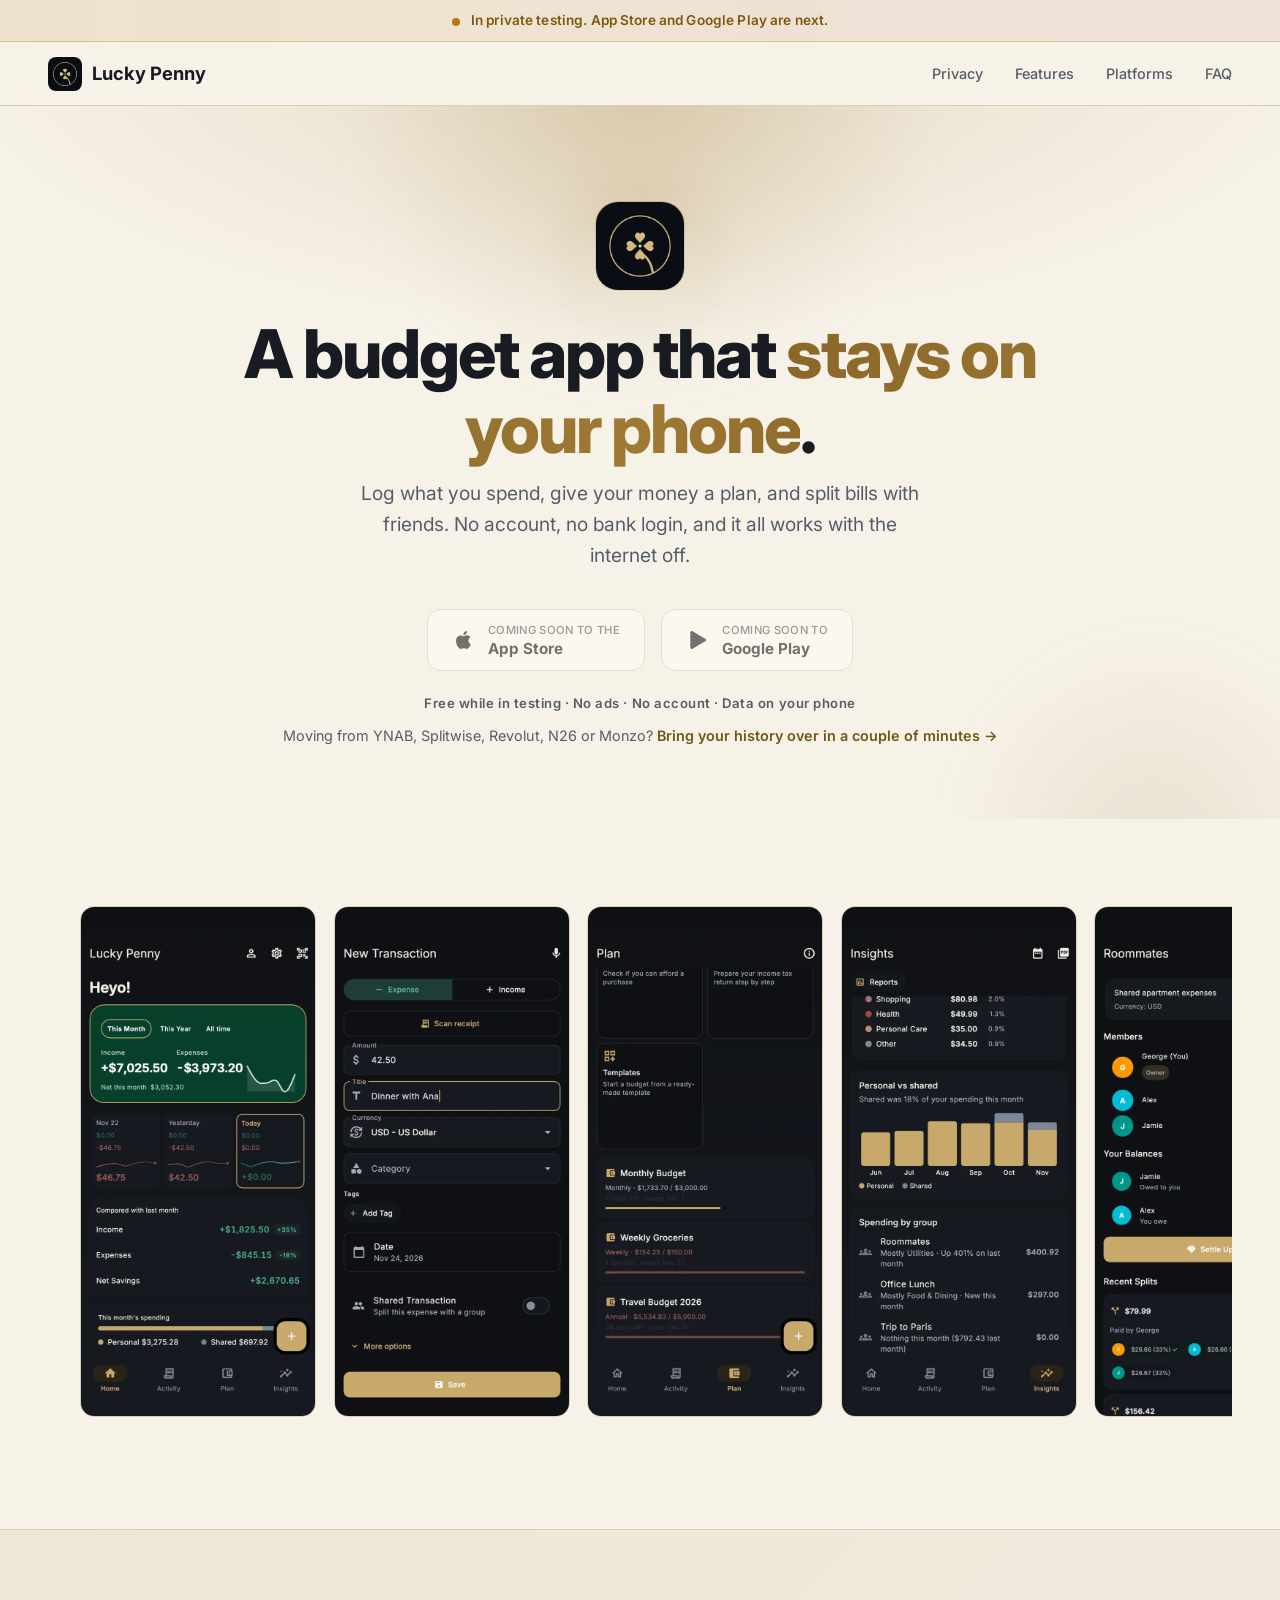
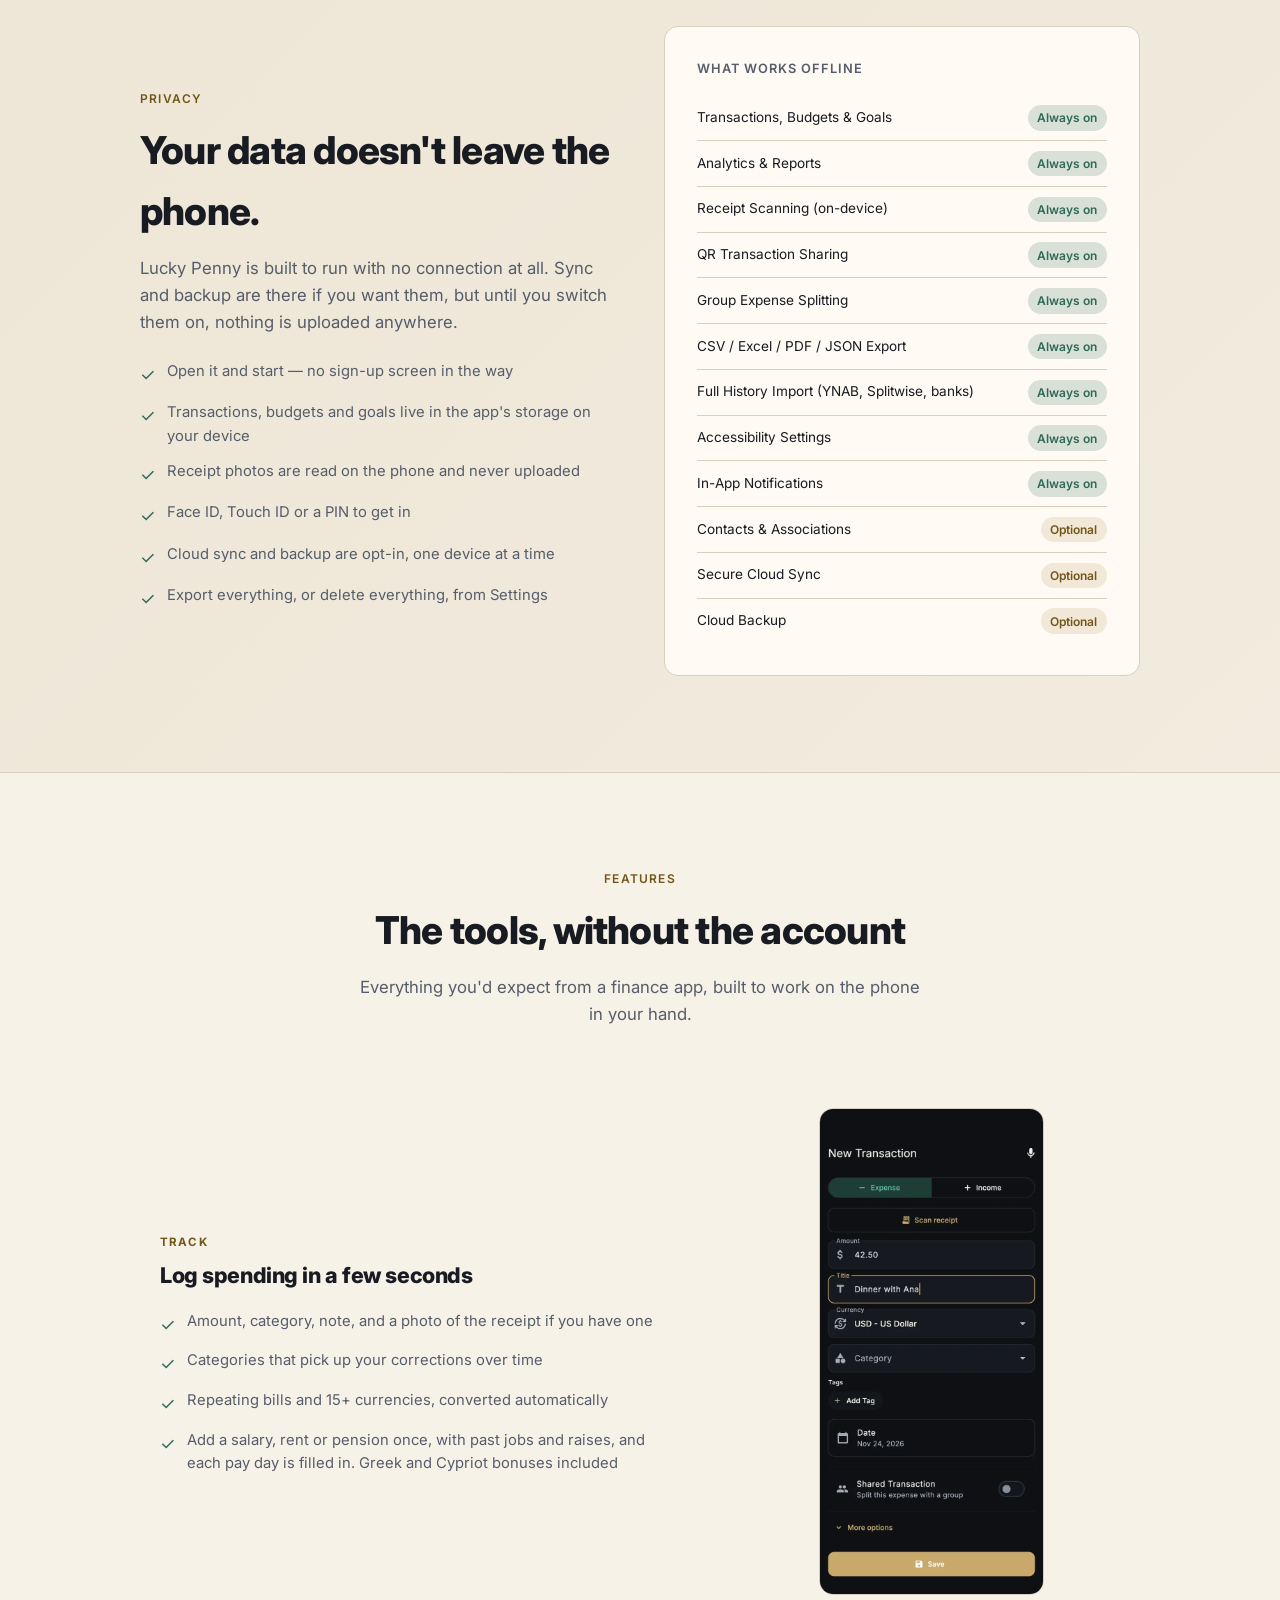
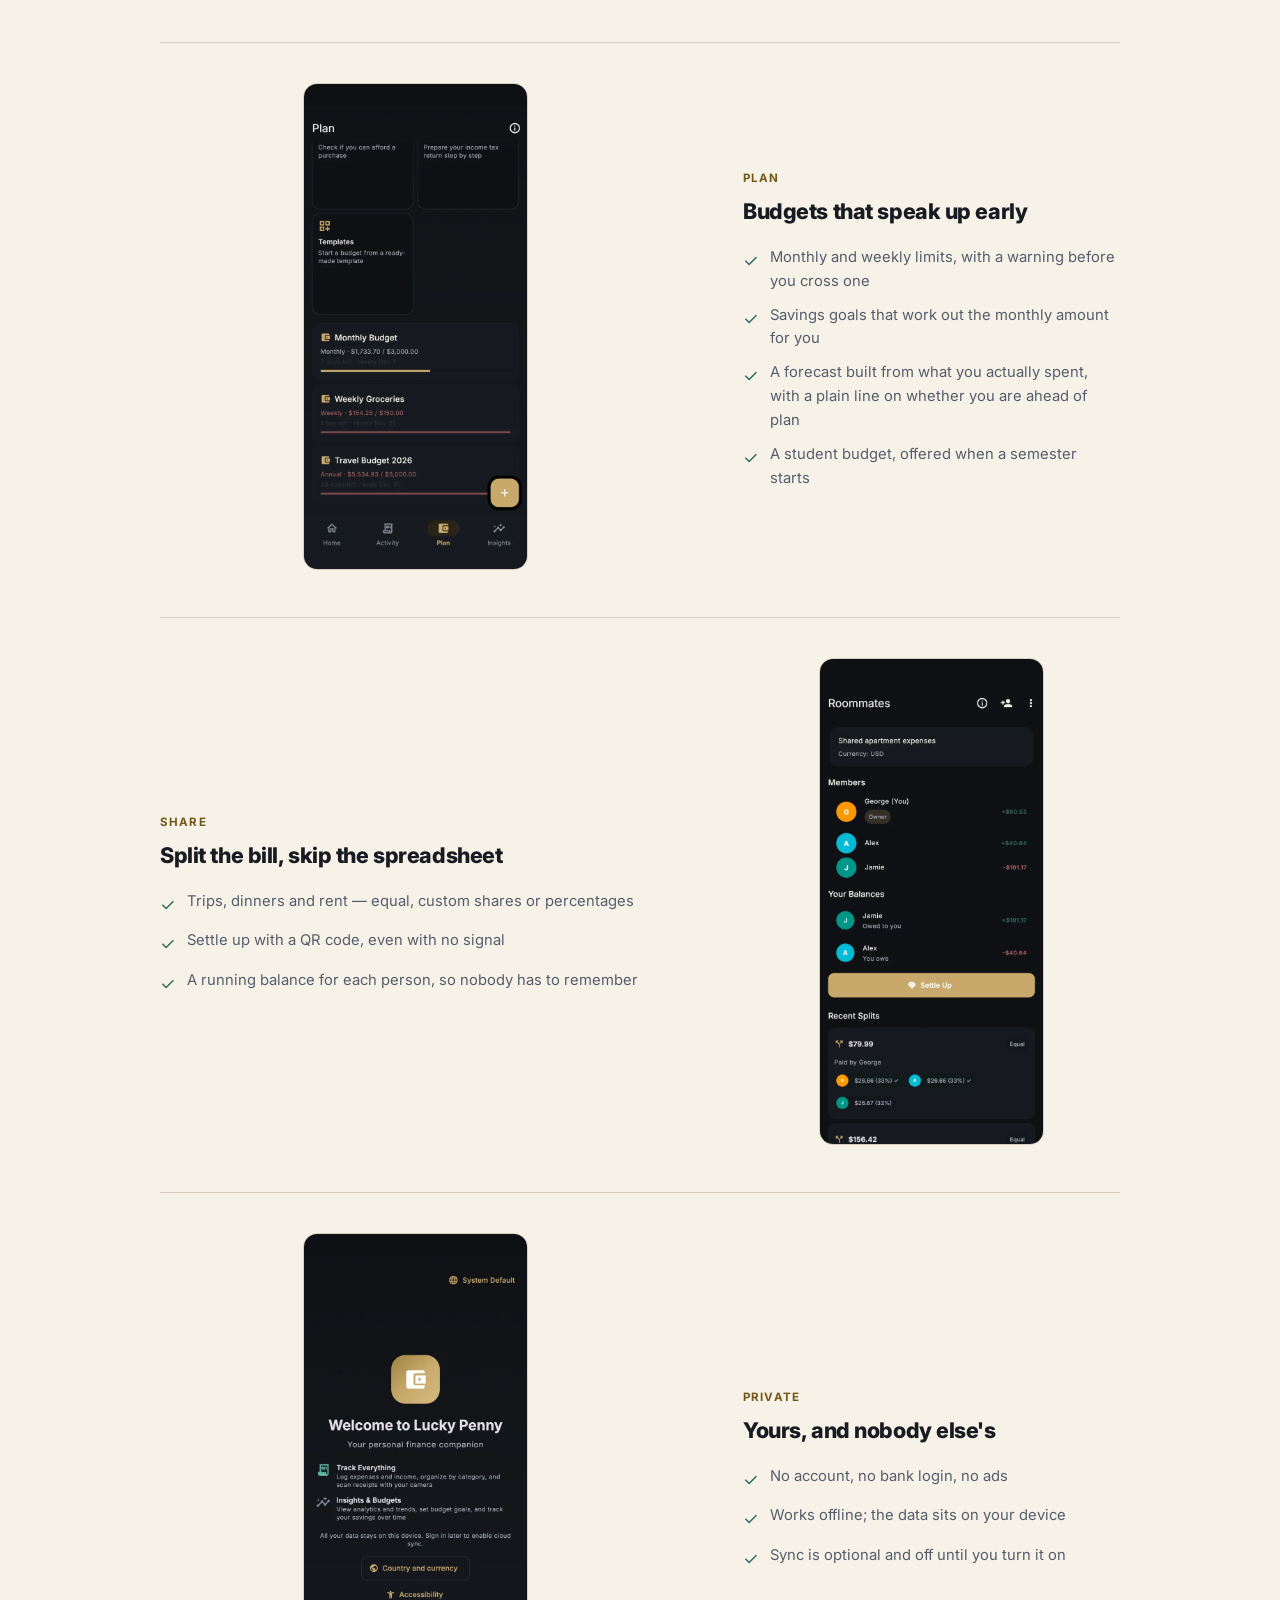
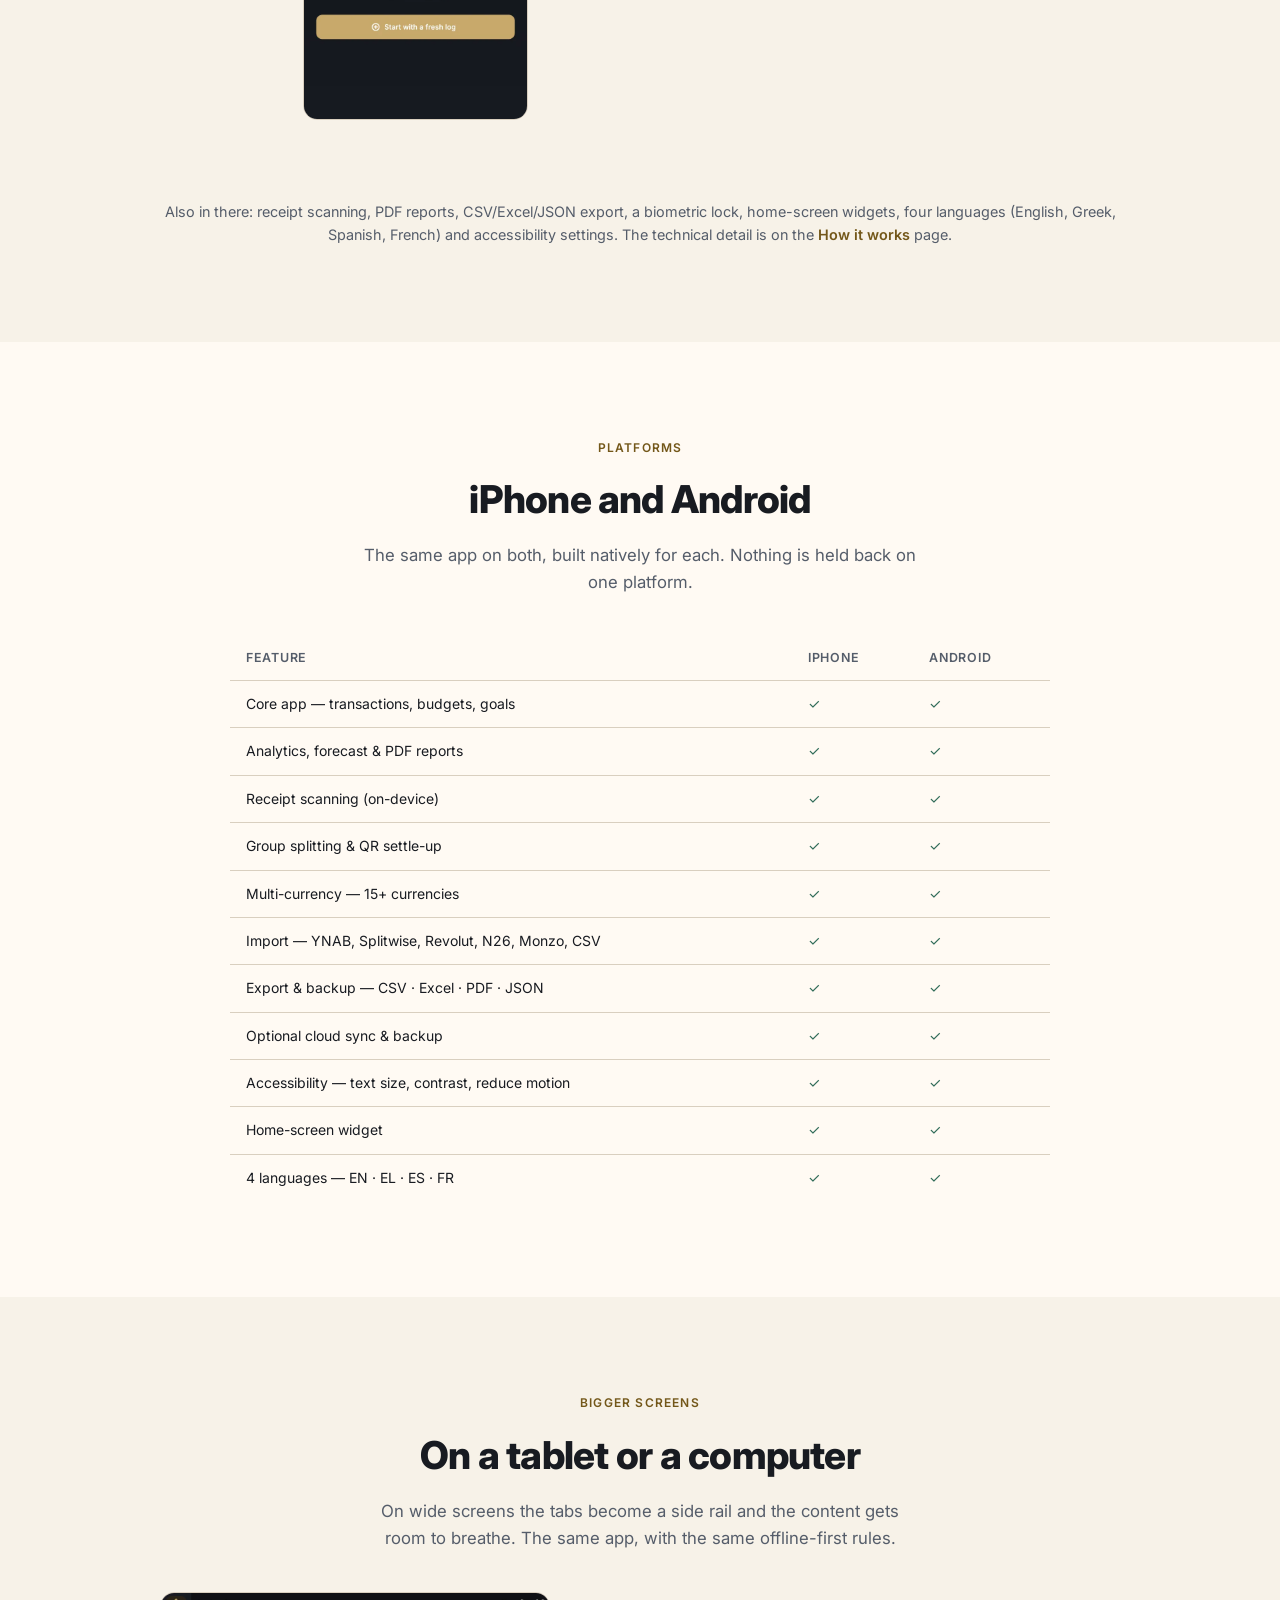
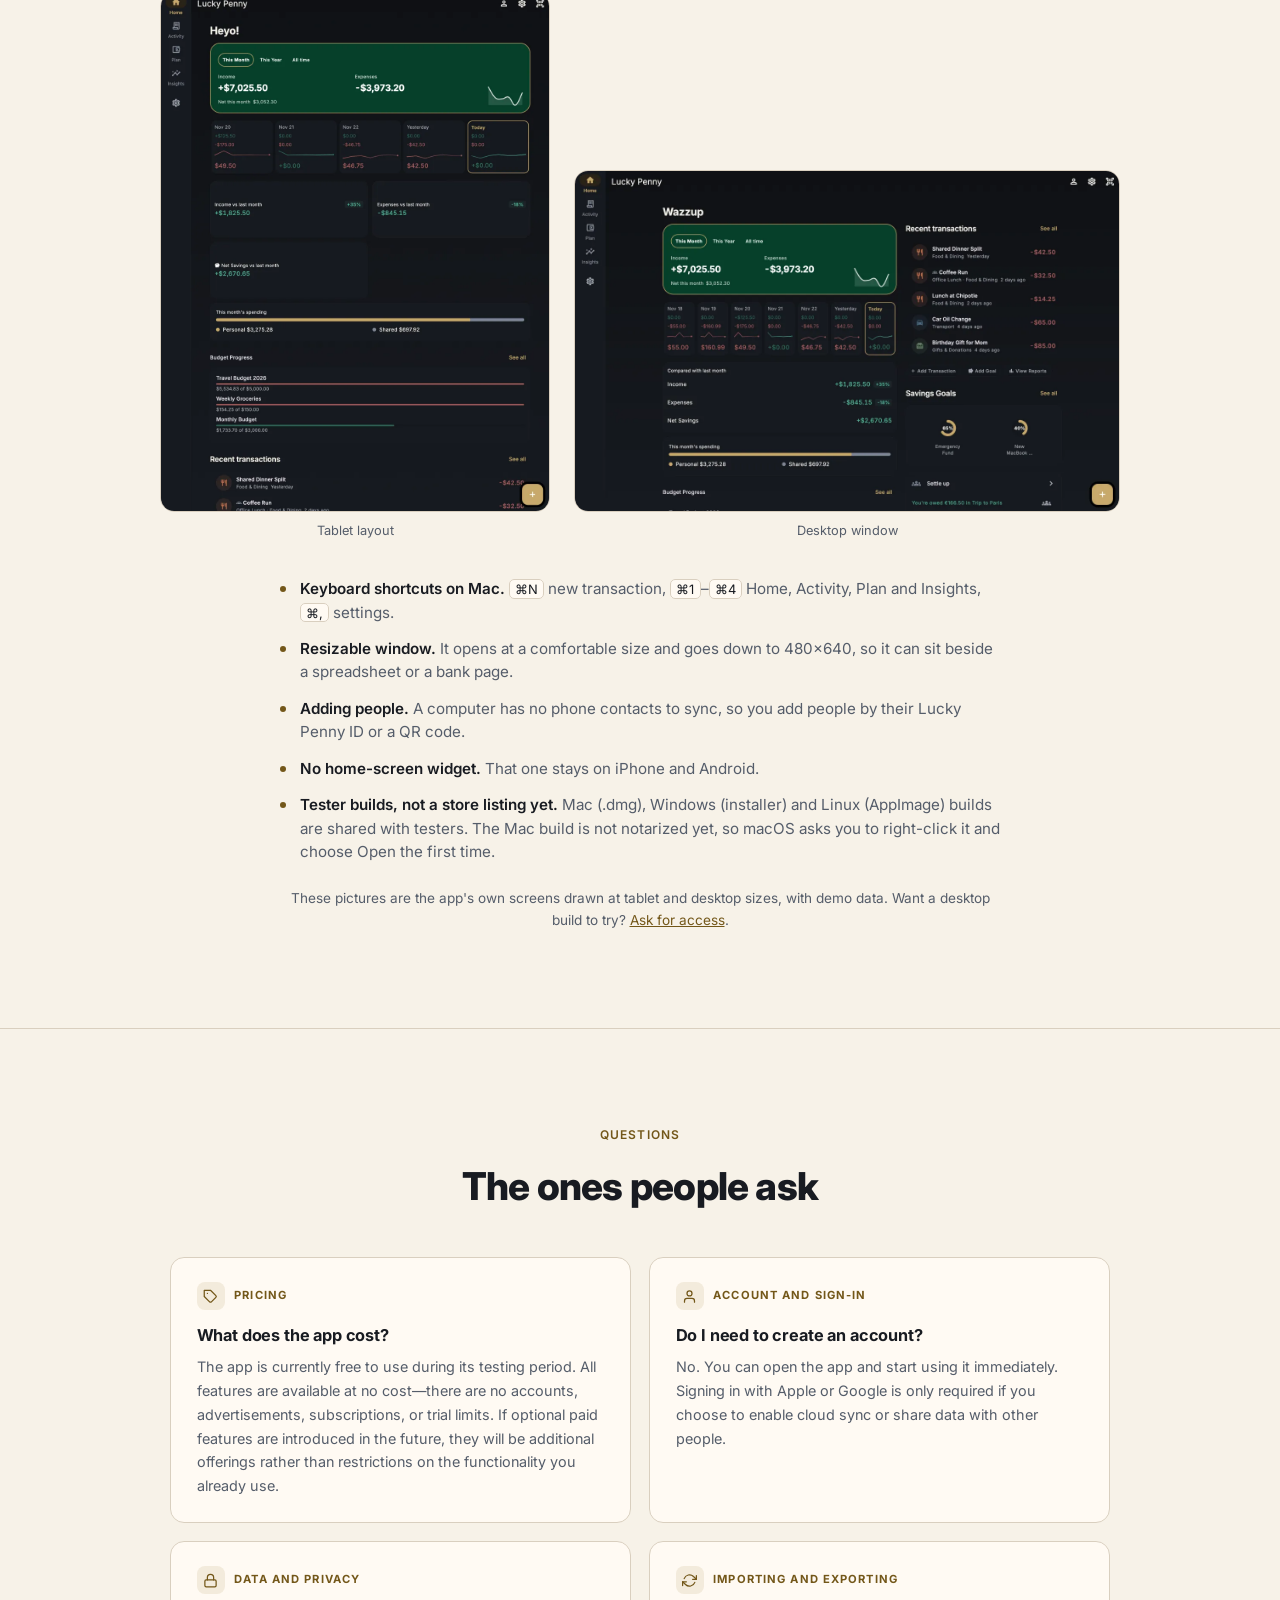
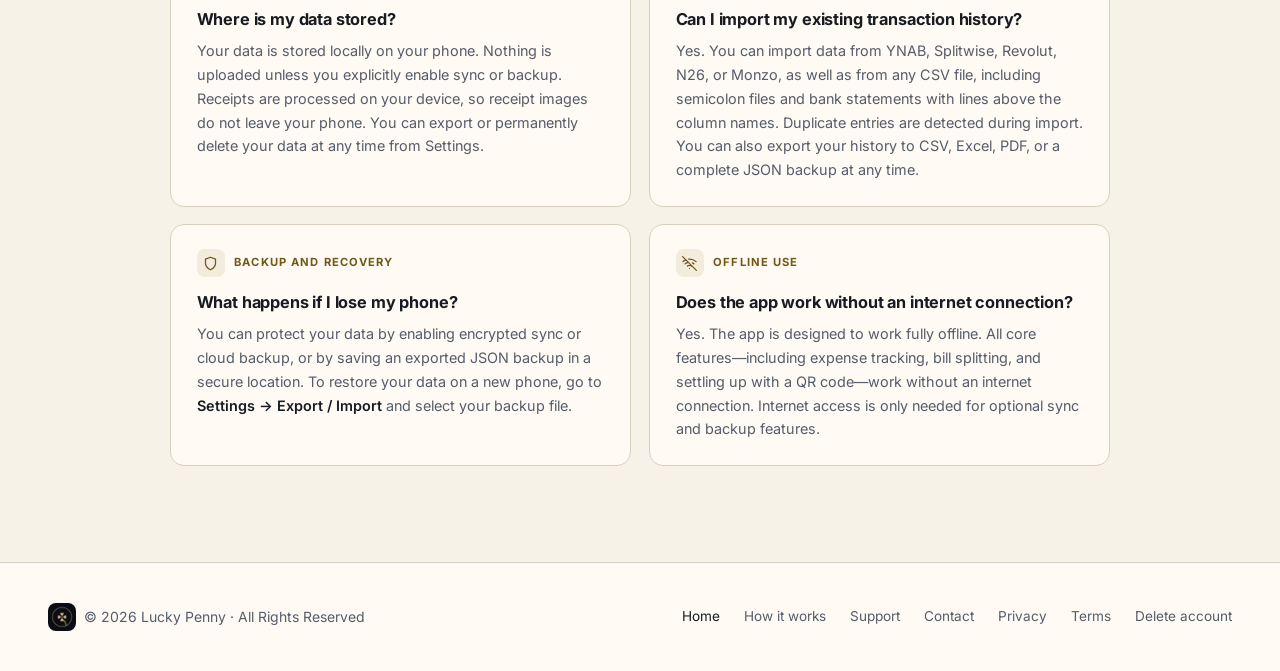
<file: index.html>
<!DOCTYPE html>
<html lang="en">
<head>
  <meta charset="UTF-8" />
  <meta name="viewport" content="width=device-width, initial-scale=1.0" />
  <title>Lucky Penny — Offline-First Personal Finance</title>
  <meta name="description" content="Lucky Penny is the private budget app: track spending, budgets and goals, and split costs with friends — offline, on your phone. No account, no bank login." />
  <link rel="canonical" href="https://gg-241.github.io/SmartPenny-Website/" />
  <meta property="og:title" content="Lucky Penny — The private budget app" />
  <meta property="og:description" content="No account, no bank login. Track spending, budgets and goals, and split costs with friends — offline, on your phone." />
  <meta property="og:type" content="website" />
  <meta property="og:url" content="https://gg-241.github.io/SmartPenny-Website/" />
  <meta property="og:image" content="https://gg-241.github.io/SmartPenny-Website/assets/img/og-image.jpg" />
  <meta property="og:image:width" content="1200" />
  <meta property="og:image:height" content="630" />
  <meta property="og:image:alt" content="Lucky Penny dashboard: income, expenses and balance at a glance" />
  <meta name="twitter:card" content="summary_large_image" />
  <meta name="twitter:image" content="https://gg-241.github.io/SmartPenny-Website/assets/img/og-image.jpg" />
  <link rel="icon" type="image/png" href="assets/img/lucky-penny-icon.png" />
  <link rel="apple-touch-icon" href="assets/img/lucky-penny-icon.png" />
  <link rel="preconnect" href="https://fonts.googleapis.com" />
  <link rel="preconnect" href="https://fonts.gstatic.com" crossorigin />
  <link href="https://fonts.googleapis.com/css2?family=Inter:wght@400;500;600;700;800&display=swap" rel="stylesheet" />
  <link rel="stylesheet" href="assets/css/theme.css" />
  <noscript><style>.reveal { opacity: 1; transform: none; }</style></noscript>
  <style>
    *, *::before, *::after { box-sizing: border-box; margin: 0; padding: 0; }

    :root { --ease: cubic-bezier(.22, 1, .36, 1); }

    html { scroll-behavior: smooth; }

    body {
      font-family: 'Inter', system-ui, sans-serif;
      background: var(--bg);
      color: var(--text);
      line-height: 1.6;
      -webkit-font-smoothing: antialiased;
      overflow-x: hidden;
    }

    /* ── SCROLL PROGRESS ── */
    .scroll-progress {
      position: fixed; top: 0; left: 0; z-index: 200;
      width: 100%; height: 2px;
      transform: scaleX(0); transform-origin: 0 50%;
      background: linear-gradient(90deg, var(--violet), var(--violet-l));
      pointer-events: none;
    }

    /* ── NAV ── */
    nav {
      position: sticky; top: 0; z-index: 100;
      display: flex; align-items: center; justify-content: space-between;
      padding: 0 clamp(1rem, 5vw, 3rem);
      height: 64px;
      background: var(--nav-bg);
      backdrop-filter: blur(12px);
      border-bottom: 1px solid var(--border);
      transition: box-shadow .3s, border-color .3s;
    }
    nav.is-scrolled {
      box-shadow: 0 12px 32px rgb(var(--bg-rgb) / .45);
      border-bottom-color: rgb(var(--accent-primary-rgb) / .30);
    }
    .nav-logo { display: flex; align-items: center; gap: 10px; text-decoration: none; }
    .logo-gem {
      width: 34px; height: 34px;
      border-radius: 8px;
      object-fit: contain;
    }
    .nav-logo span { font-weight: 700; font-size: 1.15rem; color: var(--text); }
    .nav-links { display: flex; gap: 2rem; list-style: none; }
    .nav-links a {
      position: relative; color: var(--muted); text-decoration: none;
      font-size: .9rem; font-weight: 500; transition: color .2s;
    }
    .nav-links a::after {
      content: ''; position: absolute; left: 0; right: 100%; bottom: -5px; height: 1.5px;
      background: var(--violet); transition: right .3s var(--ease);
    }
    .nav-links a:hover { color: var(--text); }
    .nav-links a:hover::after { right: 0; }
    @media (max-width: 640px) {
      nav { height: auto; flex-wrap: wrap; padding-top: .7rem; }
      .nav-links {
        order: 3; flex: 1 0 100%;
        gap: 1.5rem; margin: .55rem calc(-1 * clamp(1rem, 5vw, 3rem)) 0;
        padding: 0 clamp(1rem, 5vw, 3rem) .7rem;
        overflow-x: auto; scrollbar-width: none;
      }
      .nav-links::-webkit-scrollbar { display: none; }
      .nav-links a { white-space: nowrap; font-size: .85rem; }
      .nav-links a::after { bottom: -3px; }
    }
    :target, section[id] { scroll-margin-top: 72px; }
    @media (max-width: 640px) { :target, section[id] { scroll-margin-top: 104px; } }

    /* ── WIP BANNER ── */
    .wip-banner {
      display: block;
      background: var(--banner-bg);
      border-bottom: 1px solid var(--banner-border);
      padding: .65rem 1rem;
      font-size: .85rem; font-weight: 600; color: var(--banner-text);
      letter-spacing: .01em; text-align: center; line-height: 1.5;
    }
    .wip-dot {
      display: inline-block; vertical-align: middle; margin-right: .5rem;
      width: 8px; height: 8px; border-radius: 50%;
      background: var(--banner-dot);
      box-shadow: 0 0 0 0 var(--banner-shadow);
      animation: pulse-dot 1.8s ease-in-out infinite;
      flex-shrink: 0;
    }
    @keyframes pulse-dot {
      0%   { box-shadow: 0 0 0 0 var(--banner-shadow); }
      70%  { box-shadow: 0 0 0 8px rgb(var(--warning-rgb) / 0); }
      100% { box-shadow: 0 0 0 0 rgb(var(--warning-rgb) / 0); }
    }

    /* ── HERO ── */
    .hero {
      position: relative; overflow: hidden;
      text-align: center;
      padding: clamp(3.25rem, 8vw, 6rem) clamp(1rem, 6vw, 3rem) clamp(3rem, 6vw, 4.5rem);
      background: var(--hero-glow);
    }
    .hero::before,
    .hero::after {
      content: ''; position: absolute; pointer-events: none;
      border-radius: 50%; filter: blur(20px); z-index: 0;
    }
    .hero::before {
      width: min(70vw, 640px); aspect-ratio: 1; left: 50%; top: -45%;
      transform: translateX(-50%);
      background: radial-gradient(circle, rgb(var(--accent-primary-rgb) / .22), transparent 65%);
      animation: drift-a 16s ease-in-out infinite alternate;
    }
    .hero::after {
      width: min(52vw, 460px); aspect-ratio: 1; right: -8%; bottom: -35%;
      background: radial-gradient(circle, rgb(var(--accent-primary-hover-rgb) / .12), transparent 65%);
      animation: drift-b 20s ease-in-out infinite alternate;
    }
    @keyframes drift-a {
      from { transform: translate(-50%, 0) scale(1); }
      to   { transform: translate(-46%, 5%) scale(1.12); }
    }
    @keyframes drift-b {
      from { transform: translate(0, 0) scale(1); }
      to   { transform: translate(-6%, -8%) scale(1.15); }
    }
    .hero > * { position: relative; z-index: 1; }

    .hero-logo-wrap {
      display: flex; justify-content: center; margin-bottom: 1.6rem;
      animation: rise .9s var(--ease) both;
    }
    .hero-logo {
      width: 88px; height: 88px;
      border-radius: 22px;
      box-shadow:
        0 20px 45px rgb(var(--bg-rgb) / .60),
        0 0 0 1px rgb(var(--accent-primary-rgb) / .35),
        0 0 60px rgb(var(--accent-primary-rgb) / .28);
      animation: float 6s ease-in-out infinite;
    }
    @keyframes float {
      0%, 100% { transform: translateY(0); }
      50%      { transform: translateY(-7px); }
    }

    .hero h1 {
      font-size: clamp(2.4rem, 6vw, 4.2rem);
      font-weight: 800; line-height: 1.12;
      letter-spacing: -.03em;
      max-width: 820px; margin: 0 auto .75rem;
      animation: rise .9s var(--ease) .08s both;
    }
    .hero h1 span {
      color: var(--accent-text);
      background: linear-gradient(100deg, var(--violet-d), var(--violet-l), var(--violet-d));
      background-size: 220% 100%;
      -webkit-background-clip: text; background-clip: text;
      -webkit-text-fill-color: transparent; color: transparent;
      animation: shimmer 7s ease-in-out infinite;
    }
    @media (prefers-color-scheme: light) {
      .hero h1 span {
        background-image: linear-gradient(100deg, #8a6729, #9f7a35, #74541c, #9f7a35);
      }
    }
    @keyframes shimmer {
      0%, 100% { background-position: 0% 50%; }
      50%      { background-position: 100% 50%; }
    }
    .hero p.hero-sub {
      font-size: clamp(1rem, 2.2vw, 1.2rem);
      color: var(--muted); max-width: 560px; margin: 0 auto 2.4rem;
      animation: rise .9s var(--ease) .16s both;
    }
    .hero-btns {
      display: flex; gap: 1rem; justify-content: center; flex-wrap: wrap;
      animation: rise .9s var(--ease) .24s both;
    }
    .hero-trust { animation: rise .9s var(--ease) .32s both; }
    .hero-switch { animation: rise .9s var(--ease) .38s both; }
    @keyframes rise {
      from { opacity: 0; transform: translateY(18px); }
      to   { opacity: 1; transform: translateY(0); }
    }

    .btn-store {
      position: relative; overflow: hidden;
      display: inline-flex; align-items: center; gap: .75rem;
      padding: .75rem 1.5rem;
      background: var(--bg2);
      border: 1.5px solid var(--border);
      border-radius: var(--radius);
      color: var(--text);
      text-decoration: none;
      transition: border-color .2s, background .2s, transform .2s var(--ease), box-shadow .2s;
    }
    .btn-store:not(.btn-store-soon):hover {
      border-color: var(--accent-text);
      background: var(--btn-hover-bg);
      transform: translateY(-3px);
      box-shadow: 0 14px 28px rgb(var(--bg-rgb) / .45);
    }
    .btn-store:not(.btn-store-soon)::after {
      content: ''; position: absolute; inset: 0; pointer-events: none;
      background: linear-gradient(110deg, transparent 32%, rgb(var(--text-rgb) / .10) 50%, transparent 68%);
      transform: translateX(-120%);
      transition: transform .8s var(--ease);
    }
    .btn-store:not(.btn-store-soon):hover::after { transform: translateX(120%); }
    .btn-store-soon, .btn-store-soon:hover {
      cursor: default;
      opacity: .6;
      border-color: var(--border);
      background: var(--bg2);
      transform: none;
    }
    .btn-store-icon { width: 1.5rem; height: 1.5rem; flex-shrink: 0; }
    .btn-store-text { display: flex; flex-direction: column; align-items: flex-start; }
    .btn-store-sub { font-size: .7rem; color: var(--muted); font-weight: 500; letter-spacing: .03em; text-transform: uppercase; }
    .btn-store-name { font-size: .95rem; font-weight: 700; line-height: 1.2; }
    .hero-trust {
      margin-top: 1.4rem;
      font-size: .82rem; font-weight: 600; letter-spacing: .04em;
      color: var(--muted);
    }
    .hero-switch { margin-top: .6rem; font-size: .9rem; color: var(--muted); }
    .hero-switch a { color: var(--accent-text); text-decoration: none; font-weight: 600; }
    .hero-switch a:hover { text-decoration: underline; }

    /* ── SECTION WRAPPER ── */
    section { padding: clamp(3.5rem, 8vw, 6rem) clamp(1rem, 6vw, 3rem); }
    .section-label {
      font-size: .75rem; font-weight: 600; letter-spacing: .1em; text-transform: uppercase;
      color: var(--accent-text); margin-bottom: .75rem;
    }
    .section-title { font-size: clamp(1.7rem, 3.5vw, 2.4rem); font-weight: 800; letter-spacing: -.02em; margin-bottom: .75rem; }
    .section-sub { color: var(--muted); font-size: 1.05rem; max-width: 560px; }
    .center { text-align: center; }
    .section-sub.center { margin: 0 auto; text-align: center; }

    /* ── SCROLL REVEALS ── */
    .reveal {
      opacity: 0; transform: translateY(26px);
      transition:
        opacity .8s var(--ease),
        transform .8s var(--ease);
      transition-delay: calc(var(--i, 0) * 90ms);
      will-change: opacity, transform;
    }
    .reveal.is-in { opacity: 1; transform: none; }
    .reveal-left  { transform: translateX(-32px); }
    .reveal-right { transform: translateX(32px); }
    .reveal-left.is-in, .reveal-right.is-in { transform: none; }
    @media (max-width: 700px) {
      .reveal-left, .reveal-right { transform: translateY(26px); }
    }

    /* ── SCREENSHOT STRIP ── */
    .shots-section { background: var(--bg); padding-top: clamp(1rem, 3vw, 2rem); }
    .shot-strip {
      display: flex; gap: 1.1rem;
      overflow-x: auto;
      scroll-snap-type: x mandatory;
      -webkit-overflow-scrolling: touch;
      margin-top: 2.25rem;
      padding: 0 clamp(.5rem, 4vw, 2rem) 1rem;
      scrollbar-width: thin;
      scrollbar-color: var(--border) transparent;
    }
    .shot-strip img {
      width: clamp(190px, 60vw, 236px);
      height: auto;
      flex-shrink: 0;
      scroll-snap-align: center;
      border-radius: 14px;
      border: 1px solid var(--border);
      display: block;
      transition: transform .45s var(--ease), border-color .3s, box-shadow .45s;
    }
    .shot-strip img:hover {
      transform: translateY(-6px) scale(1.02);
      border-color: var(--premium-border);
      box-shadow: 0 22px 44px rgb(var(--bg-rgb) / .55);
    }

    /* ── OUTCOME BLOCKS ── */
    .features { background: var(--bg); }
    .outcomes { max-width: 960px; margin: 2.5rem auto 0; }
    .outcome {
      display: grid; grid-template-columns: 1.15fr .85fr;
      gap: clamp(2rem, 6vw, 4.5rem); align-items: center;
      padding: clamp(1.75rem, 4vw, 2.5rem) 0;
    }
    .outcome + .outcome { border-top: 1px solid var(--border); }
    .outcome.flip .outcome-shot { order: -1; }
    @media (max-width: 700px) {
      .outcome { grid-template-columns: 1fr; }
      .outcome .outcome-shot { order: -1 !important; }
    }
    .outcome h3 { font-size: 1.35rem; font-weight: 800; letter-spacing: -.02em; margin-bottom: .35rem; }
    .outcome .kicker { font-size: .72rem; font-weight: 700; letter-spacing: .1em; text-transform: uppercase; color: var(--accent-text); margin-bottom: .4rem; display: block; }
    .outcome-shot { text-align: center; }
    .outcome-shot img {
      width: clamp(180px, 50vw, 225px); height: auto;
      border-radius: 14px; border: 1px solid var(--border);
      transition: transform .5s var(--ease), box-shadow .5s, border-color .3s;
    }
    .outcome-shot img:hover {
      transform: translateY(-6px);
      border-color: var(--premium-border);
      box-shadow: 0 24px 50px rgb(var(--bg-rgb) / .55);
    }
    .outcome-list { list-style: none; margin-top: 1.1rem; display: flex; flex-direction: column; gap: .65rem; }
    .outcome-list li {
      display: flex; align-items: flex-start; gap: .75rem;
      font-size: .925rem; color: var(--muted);
    }
    .check { color: var(--success-text); font-size: 1.1rem; flex-shrink: 0; margin-top: 1px; }
    .features-more {
      max-width: 960px; margin: 2rem auto 0;
      text-align: center; color: var(--muted); font-size: .9rem;
    }
    .features-more a { color: var(--accent-text); text-decoration: none; font-weight: 600; }
    .features-more a:hover { text-decoration: underline; }

    /* ── OFFLINE HIGHLIGHT ── */
    .offline-section {
      background: var(--offline-bg);
      border-top: 1px solid var(--border);
      border-bottom: 1px solid var(--border);
    }
    .offline-inner {
      display: grid; grid-template-columns: 1fr 1fr; gap: 3rem; align-items: center;
      max-width: 1000px; margin: 0 auto;
    }
    @media (max-width: 720px) { .offline-inner { grid-template-columns: 1fr; } }
    .offline-list { list-style: none; margin-top: 1.5rem; display: flex; flex-direction: column; gap: .75rem; }
    .offline-list li {
      display: flex; align-items: flex-start; gap: .75rem;
      font-size: .925rem; color: var(--muted);
    }
    .offline-card {
      background: var(--bg2); border: 1px solid var(--border);
      border-radius: var(--radius); padding: 2rem;
      transition: border-color .3s, transform .4s var(--ease), box-shadow .4s;
    }
    .offline-card:hover {
      border-color: var(--premium-border);
      transform: translateY(-4px);
      box-shadow: 0 22px 46px rgb(var(--bg-rgb) / .45);
    }
    .offline-card h4 { font-size: .8rem; font-weight: 600; letter-spacing: .08em; text-transform: uppercase; color: var(--muted); margin-bottom: 1rem; }
    .table-row {
      display: flex; align-items: center; justify-content: space-between;
      gap: 1rem;
      padding: .6rem 0; border-bottom: 1px solid var(--border);
      font-size: .85rem;
    }
    .table-row:last-child { border-bottom: none; }
    .badge {
      padding: .2rem .6rem; border-radius: 100px; font-size: .75rem; font-weight: 600;
      white-space: nowrap; flex-shrink: 0;
    }
    .badge-yes  { background: rgb(var(--accent-success-rgb) / .18); color: var(--success-text); }
    .badge-opt  { background: var(--chip-bg); color: var(--chip-text); }

    /* ── TABLET AND COMPUTER ── */
    .desk-section { background: var(--bg); }
    .desk-shots { display: grid; grid-template-columns: minmax(0, 1fr); gap: 1.5rem; max-width: 960px; margin: 2.5rem auto 0; align-items: end; }
    @media (min-width: 760px) { .desk-shots { grid-template-columns: minmax(0, 5fr) minmax(0, 7fr); } }
    .desk-shots figure { margin: 0; }
    .desk-shots img { width: 100%; height: auto; border-radius: 14px; border: 1px solid var(--border); display: block; }
    .desk-shots figcaption { color: var(--muted); font-size: .8rem; margin-top: .6rem; text-align: center; }
    .desk-list { max-width: 720px; margin: 2.25rem auto 0; padding: 0; list-style: none; display: grid; gap: .8rem; }
    .desk-list li { color: var(--muted); font-size: .95rem; line-height: 1.55; padding-left: 1.25rem; position: relative; }
    .desk-list li::before { content: ""; position: absolute; left: 0; top: .6em; width: 6px; height: 6px; border-radius: 50%; background: var(--accent-text); }
    .desk-list strong { color: var(--text); font-weight: 600; }
    .desk-list kbd { font: inherit; font-size: .85em; color: var(--text); background: var(--bg2); border: 1px solid var(--border); border-radius: 5px; padding: .05em .4em; white-space: nowrap; }
    .desk-note a { color: var(--accent-text); }
    .desk-note { max-width: 720px; margin: 1.5rem auto 0; color: var(--muted); font-size: .85rem; text-align: center; }

    /* ── PLATFORM TABLE ── */
    .platform-section { background: var(--bg2); }
    .plat-table { width: 100%; max-width: 820px; margin: 2.5rem auto 0; border-collapse: collapse; }
    .plat-table th {
      font-size: .78rem; font-weight: 600; letter-spacing: .06em; text-transform: uppercase;
      color: var(--muted); padding: .75rem 1rem; text-align: left;
      border-bottom: 1px solid var(--border);
    }
    .plat-table td { padding: .75rem 1rem; font-size: .875rem; border-bottom: 1px solid var(--border); transition: background .2s; }
    .plat-table tr:last-child td { border-bottom: none; }
    .plat-table tbody tr { transition: transform .2s var(--ease); }
    .plat-table tbody tr:hover { transform: translateX(3px); }
    .plat-table tbody tr:hover td { background: var(--table-hover); }
    .dot-yes  { color: var(--success-text); }

    /* ── FAQ ── */
    .faq-section { background: var(--bg); border-top: 1px solid var(--border); }
    .faq-grid {
      max-width: 940px; margin: 2.5rem auto 0;
      display: grid; grid-template-columns: repeat(2, minmax(0, 1fr));
      gap: 1.1rem;
    }
    @media (max-width: 760px) { .faq-grid { grid-template-columns: 1fr; } }
    .faq-card {
      position: relative; overflow: hidden;
      display: flex; flex-direction: column;
      background: var(--bg2);
      border: 1px solid var(--border);
      border-radius: var(--radius);
      padding: 1.5rem 1.6rem;
      transition: transform .4s var(--ease), border-color .3s, box-shadow .4s;
    }
    .faq-card::before {
      content: ''; position: absolute; inset: 0 0 auto; height: 2px;
      background: linear-gradient(90deg, var(--violet), transparent 85%);
      opacity: 0; transition: opacity .35s;
    }
    .faq-card:hover {
      transform: translateY(-4px);
      border-color: var(--premium-border);
      box-shadow: 0 20px 42px rgb(var(--bg-rgb) / .42);
    }
    .faq-card:hover::before { opacity: 1; }
    .faq-card-top { display: flex; align-items: center; gap: .6rem; margin-bottom: .9rem; }
    .faq-icon {
      display: inline-flex; align-items: center; justify-content: center;
      width: 28px; height: 28px; flex-shrink: 0;
      border-radius: 8px;
      background: rgb(var(--accent-primary-rgb) / .12);
      color: var(--accent-text);
    }
    .faq-icon svg { width: 15px; height: 15px; }
    .faq-cat {
      font-size: .7rem; font-weight: 700; letter-spacing: .1em; text-transform: uppercase;
      color: var(--accent-text);
    }
    .faq-card h3 { font-size: 1.02rem; font-weight: 700; letter-spacing: -.01em; line-height: 1.35; margin-bottom: .55rem; }
    .faq-card p { color: var(--muted); font-size: .9rem; line-height: 1.65; }
    .faq-card p strong { color: var(--text); font-weight: 600; }

    /* ── FOOTER ── */
    footer {
      background: var(--bg2);
      border-top: 1px solid var(--border);
      padding: 2.5rem clamp(1rem, 6vw, 3rem);
      display: flex; align-items: center; justify-content: space-between;
      flex-wrap: wrap; gap: 1rem;
    }
    .footer-logo { display: flex; align-items: center; gap: 8px; text-decoration: none; }
    .footer-logo span { color: var(--muted); font-size: .875rem; }
    .footer-links { display: flex; flex-wrap: wrap; gap: .6rem 1.5rem; }
    .footer-links a { color: var(--muted); font-size: .85rem; text-decoration: none; transition: color .2s; }
    .footer-links a:hover, .footer-links a[aria-current="page"] { color: var(--text); }

    @media (prefers-reduced-motion: reduce) {
      html { scroll-behavior: auto; }
      *, *::before, *::after {
        animation-duration: .001ms !important;
        animation-iteration-count: 1 !important;
        transition-duration: .001ms !important;
      }
      .reveal { opacity: 1; transform: none; }
    }
  </style>
<!-- Cookieless visit and click counts; see privacy.html section 12. -->
<script defer src="https://cloud.umami.is/script.js" data-website-id="5c60fb75-4c11-4f28-b2e4-7a822c459c5e"></script>
</head>
<body>

<div class="scroll-progress" aria-hidden="true"></div>

<!-- WIP BANNER (remove at launch) -->
<div class="wip-banner">
  <span class="wip-dot"></span>
  In private testing. App Store and Google Play are next.
</div>

<!-- NAV -->
<nav>
  <a class="nav-logo" href="#">
    <img class="logo-gem" src="assets/img/lucky-penny-icon.png" alt="Lucky Penny logo" width="34" height="34" />
    <span>Lucky Penny</span>
  </a>
  <ul class="nav-links">
    <li><a href="#offline">Privacy</a></li>
    <li><a href="#features">Features</a></li>
    <li><a href="#platforms">Platforms</a></li>
    <li><a href="#faq">FAQ</a></li>
  </ul>
</nav>

<!-- HERO -->
<header class="hero">
  <div class="hero-logo-wrap">
    <img class="hero-logo" src="assets/img/lucky-penny-icon.png" alt="" width="88" height="88" aria-hidden="true" />
  </div>
  <h1>A budget app that <span>stays on your phone</span>.</h1>
  <p class="hero-sub">Log what you spend, give your money a plan, and split bills with friends. No account, no bank login, and it all works with the internet off.</p>
  <div class="hero-btns">
    <!--
      LAUNCH DAY: the listings are not live yet (both URLs 404). When the App Store
      listing goes live, change this div back into a real link:
        <a class="btn-store" href="https://apps.apple.com/app/id6822307815" data-umami-event="appstore">
      and for Play:
        <a class="btn-store" href="https://play.google.com/store/apps/details?id=com.luckypenny.app" data-umami-event="playstore">
      Remove class "btn-store-soon", keep the inner spans, and delete the WIP banner above.
      The App Store record is id6822307815 ("Lucky Penny: Budget Tracker", bundle
      com.luckypenny.app); id6760491274 is the retired record and must not be linked.
      data-umami-event names the click in the website analytics (privacy.html, "This website").
    -->
    <div class="btn-store btn-store-soon" aria-disabled="true" data-umami-event="appstore-coming-soon">
      <svg class="btn-store-icon" viewBox="0 0 24 24" aria-hidden="true" fill="currentColor"><path d="M16.37 12.6c-.02-2.3 1.88-3.4 1.96-3.46-1.07-1.56-2.73-1.77-3.32-1.8-1.41-.14-2.76.83-3.47.83-.72 0-1.82-.81-2.99-.79-1.54.02-2.96.9-3.75 2.27-1.6 2.78-.41 6.89 1.15 9.14.76 1.1 1.67 2.34 2.86 2.3 1.15-.05 1.58-.74 2.97-.74 1.38 0 1.77.74 2.98.72 1.23-.02 2.01-1.12 2.76-2.23.87-1.28 1.23-2.52 1.25-2.58-.03-.01-2.39-.92-2.4-3.66zM14.1 5.86c.63-.77 1.06-1.83.94-2.89-.91.04-2.02.61-2.67 1.37-.58.67-1.1 1.76-.96 2.8 1.02.08 2.06-.52 2.69-1.28z"/></svg>
      <span class="btn-store-text">
        <span class="btn-store-sub">Coming soon to the</span>
        <span class="btn-store-name">App Store</span>
      </span>
    </div>
    <div class="btn-store btn-store-soon" aria-disabled="true" data-umami-event="playstore-coming-soon">
      <svg class="btn-store-icon" viewBox="0 0 24 24" aria-hidden="true" fill="currentColor"><path d="M6.2 3.1A1.3 1.3 0 0 0 4.3 4.2v15.6a1.3 1.3 0 0 0 1.9 1.1l13.4-7.8a1.3 1.3 0 0 0 0-2.2L6.2 3.1z"/></svg>
      <span class="btn-store-text">
        <span class="btn-store-sub">Coming soon to</span>
        <span class="btn-store-name">Google Play</span>
      </span>
    </div>
  </div>
  <p class="hero-trust">Free while in testing · No ads · No account · Data on your phone</p>
  <p class="hero-switch">Moving from YNAB, Splitwise, Revolut, N26 or Monzo? <a href="#faq-import">Bring your history over in a couple of minutes&nbsp;→</a></p>
</header>

<!-- SCREENSHOTS -->
<section id="screenshots" class="shots-section" aria-label="App screenshots">
  <p class="section-label center reveal">In the app</p>
  <div class="shot-strip" data-stagger>
    <img class="reveal" src="assets/screenshots/1-dashboard.webp" width="640" height="1391" alt="Home: this month's income and expenses, the last days and a comparison with last month" />
    <img class="reveal" src="assets/screenshots/2-quickadd.webp" width="640" height="1391" loading="lazy" decoding="async" alt="New transaction: an expense or income, typed, spoken or scanned from a receipt" />
    <img class="reveal" src="assets/screenshots/3-budgets.webp" width="640" height="1391" loading="lazy" decoding="async" alt="Plan: budgets with progress bars that warn you early" />
    <img class="reveal" src="assets/screenshots/4-analytics.webp" width="640" height="1391" loading="lazy" decoding="async" alt="Insights: personal and shared spending by month, and spending by group" />
    <img class="reveal" src="assets/screenshots/5-group.webp" width="640" height="1391" loading="lazy" decoding="async" alt="A shared flat's group: members, balances and settle up" />
    <img class="reveal" src="assets/screenshots/6-privacy.webp" width="640" height="1391" loading="lazy" decoding="async" alt="First launch: all data stays on this device, sign in later to enable cloud sync" />
  </div>
</section>

<!-- PRIVACY / OFFLINE FIRST -->
<section id="offline" class="offline-section">
  <div class="offline-inner">
    <div>
      <p class="section-label reveal">Privacy</p>
      <h2 class="section-title reveal" style="--i:1">Your data doesn't leave the phone.</h2>
      <p class="section-sub reveal" style="--i:2">Lucky Penny is built to run with no connection at all. Sync and backup are there if you want them, but until you switch them on, nothing is uploaded anywhere.</p>
      <ul class="offline-list" data-stagger>
        <li class="reveal"><span class="check">✓</span><span>Open it and start — no sign-up screen in the way</span></li>
        <li class="reveal"><span class="check">✓</span><span>Transactions, budgets and goals live in the app's storage on your device</span></li>
        <li class="reveal"><span class="check">✓</span><span>Receipt photos are read on the phone and never uploaded</span></li>
        <li class="reveal"><span class="check">✓</span><span>Face ID, Touch ID or a PIN to get in</span></li>
        <li class="reveal"><span class="check">✓</span><span>Cloud sync and backup are opt-in, one device at a time</span></li>
        <li class="reveal"><span class="check">✓</span><span>Export everything, or delete everything, from Settings</span></li>
      </ul>
    </div>
    <div class="offline-card reveal reveal-right">
      <h4>What works offline</h4>
      <div class="table-row"><span>Transactions, Budgets &amp; Goals</span><span class="badge badge-yes">Always on</span></div>
      <div class="table-row"><span>Analytics &amp; Reports</span><span class="badge badge-yes">Always on</span></div>
      <div class="table-row"><span>Receipt Scanning (on-device)</span><span class="badge badge-yes">Always on</span></div>
      <div class="table-row"><span>QR Transaction Sharing</span><span class="badge badge-yes">Always on</span></div>
      <div class="table-row"><span>Group Expense Splitting</span><span class="badge badge-yes">Always on</span></div>
      <div class="table-row"><span>CSV / Excel / PDF / JSON Export</span><span class="badge badge-yes">Always on</span></div>
      <div class="table-row"><span>Full History Import (YNAB, Splitwise, banks)</span><span class="badge badge-yes">Always on</span></div>
      <div class="table-row"><span>Accessibility Settings</span><span class="badge badge-yes">Always on</span></div>
      <div class="table-row"><span>In-App Notifications</span><span class="badge badge-yes">Always on</span></div>
      <div class="table-row"><span>Contacts &amp; Associations</span><span class="badge badge-opt">Optional</span></div>
      <div class="table-row"><span>Secure Cloud Sync</span><span class="badge badge-opt">Optional</span></div>
      <div class="table-row"><span>Cloud Backup</span><span class="badge badge-opt">Optional</span></div>
    </div>
  </div>
</section>

<!-- FEATURES -->
<section id="features" class="features">
  <div style="max-width:1100px;margin:0 auto;">
    <p class="section-label center reveal">Features</p>
    <h2 class="section-title center reveal" style="--i:1">The tools, without the account</h2>
    <p class="section-sub center reveal" style="--i:2">Everything you'd expect from a finance app, built to work on the phone in your hand.</p>
  </div>

  <div class="outcomes">

    <div class="outcome">
      <div class="outcome-text reveal reveal-left">
        <span class="kicker">Track</span>
        <h3>Log spending in a few seconds</h3>
        <ul class="outcome-list">
          <li><span class="check">✓</span><span>Amount, category, note, and a photo of the receipt if you have one</span></li>
          <li><span class="check">✓</span><span>Categories that pick up your corrections over time</span></li>
          <li><span class="check">✓</span><span>Repeating bills and 15+ currencies, converted automatically</span></li>
          <li><span class="check">✓</span><span>Add a salary, rent or pension once, with past jobs and raises, and each pay day is filled in. Greek and Cypriot bonuses included</span></li>
        </ul>
      </div>
      <div class="outcome-shot reveal reveal-right">
        <img src="assets/screenshots/2-quickadd.webp" width="640" height="1391" loading="lazy" decoding="async" alt="Logging a new transaction with amount, currency and category" />
      </div>
    </div>

    <div class="outcome flip">
      <div class="outcome-text reveal reveal-right">
        <span class="kicker">Plan</span>
        <h3>Budgets that speak up early</h3>
        <ul class="outcome-list">
          <li><span class="check">✓</span><span>Monthly and weekly limits, with a warning before you cross one</span></li>
          <li><span class="check">✓</span><span>Savings goals that work out the monthly amount for you</span></li>
          <li><span class="check">✓</span><span>A forecast built from what you actually spent, with a plain line on whether you are ahead of plan</span></li>
          <li><span class="check">✓</span><span>A student budget, offered when a semester starts</span></li>
        </ul>
      </div>
      <div class="outcome-shot reveal reveal-left">
        <img src="assets/screenshots/3-budgets.webp" width="640" height="1391" loading="lazy" decoding="async" alt="Monthly and weekly budgets with live progress bars" />
      </div>
    </div>

    <div class="outcome">
      <div class="outcome-text reveal reveal-left">
        <span class="kicker">Share</span>
        <h3>Split the bill, skip the spreadsheet</h3>
        <ul class="outcome-list">
          <li><span class="check">✓</span><span>Trips, dinners and rent — equal, custom shares or percentages</span></li>
          <li><span class="check">✓</span><span>Settle up with a QR code, even with no signal</span></li>
          <li><span class="check">✓</span><span>A running balance for each person, so nobody has to remember</span></li>
        </ul>
      </div>
      <div class="outcome-shot reveal reveal-right">
        <img src="assets/screenshots/5-group.webp" width="640" height="1391" loading="lazy" decoding="async" alt="A shared flat's group with member balances and settle up" />
      </div>
    </div>

    <div class="outcome flip">
      <div class="outcome-text reveal reveal-right">
        <span class="kicker">Private</span>
        <h3>Yours, and nobody else's</h3>
        <ul class="outcome-list">
          <li><span class="check">✓</span><span>No account, no bank login, no ads</span></li>
          <li><span class="check">✓</span><span>Works offline; the data sits on your device</span></li>
          <li><span class="check">✓</span><span>Sync is optional and off until you turn it on</span></li>
        </ul>
      </div>
      <div class="outcome-shot reveal reveal-left">
        <img src="assets/screenshots/6-privacy.webp" width="640" height="1391" loading="lazy" decoding="async" alt="First launch screen: all data stays on this device" />
      </div>
    </div>

  </div>

  <p class="features-more reveal">
    Also in there: receipt scanning, PDF reports, CSV/Excel/JSON export, a biometric lock, home-screen widgets, four languages (English, Greek, Spanish, French) and accessibility settings. The technical detail is on the <a href="how-it-works.html">How it works</a> page.
  </p>
</section>

<!-- PLATFORMS -->
<section id="platforms" class="platform-section">
  <p class="section-label center reveal">Platforms</p>
  <h2 class="section-title center reveal" style="--i:1">iPhone and Android</h2>
  <p class="section-sub center reveal" style="--i:2">The same app on both, built natively for each. Nothing is held back on one platform.</p>
  <table class="plat-table reveal" style="--i:3">
    <thead>
      <tr>
        <th>Feature</th>
        <th>iPhone</th>
        <th>Android</th>
      </tr>
    </thead>
    <tbody>
      <tr><td>Core app — transactions, budgets, goals</td><td class="dot-yes">✓</td><td class="dot-yes">✓</td></tr>
      <tr><td>Analytics, forecast &amp; PDF reports</td><td class="dot-yes">✓</td><td class="dot-yes">✓</td></tr>
      <tr><td>Receipt scanning (on-device)</td><td class="dot-yes">✓</td><td class="dot-yes">✓</td></tr>
      <tr><td>Group splitting &amp; QR settle-up</td><td class="dot-yes">✓</td><td class="dot-yes">✓</td></tr>
      <tr><td>Multi-currency — 15+ currencies</td><td class="dot-yes">✓</td><td class="dot-yes">✓</td></tr>
      <tr><td>Import — YNAB, Splitwise, Revolut, N26, Monzo, CSV</td><td class="dot-yes">✓</td><td class="dot-yes">✓</td></tr>
      <tr><td>Export &amp; backup — CSV · Excel · PDF · JSON</td><td class="dot-yes">✓</td><td class="dot-yes">✓</td></tr>
      <tr><td>Optional cloud sync &amp; backup</td><td class="dot-yes">✓</td><td class="dot-yes">✓</td></tr>
      <tr><td>Accessibility — text size, contrast, reduce motion</td><td class="dot-yes">✓</td><td class="dot-yes">✓</td></tr>
      <tr><td>Home-screen widget</td><td class="dot-yes">✓</td><td class="dot-yes">✓</td></tr>
      <tr><td>4 languages — EN · EL · ES · FR</td><td class="dot-yes">✓</td><td class="dot-yes">✓</td></tr>
    </tbody>
  </table>
</section>

<!-- TABLET AND COMPUTER -->
<section id="desktop" class="desk-section">
  <p class="section-label center reveal">Bigger screens</p>
  <h2 class="section-title center reveal" style="--i:1">On a tablet or a computer</h2>
  <p class="section-sub center reveal" style="--i:2">On wide screens the tabs become a side rail and the content gets room to breathe. The same app, with the same offline-first rules.</p>
  <div class="desk-shots reveal" style="--i:3">
    <figure>
      <img src="assets/screenshots/tablet-home.webp" width="1000" height="1334" loading="lazy" decoding="async" alt="Home on a tablet-size screen: side navigation rail, income and expenses card, daily strip, budget progress and recent transactions" />
      <figcaption>Tablet layout</figcaption>
    </figure>
    <figure>
      <img src="assets/screenshots/desktop-home.webp" width="1280" height="800" loading="lazy" decoding="async" alt="Home in a desktop window: side navigation rail with the month's income, expenses and budgets" />
      <figcaption>Desktop window</figcaption>
    </figure>
  </div>
  <ul class="desk-list reveal" style="--i:4">
    <li><strong>Keyboard shortcuts on Mac.</strong> <kbd>⌘N</kbd> new transaction, <kbd>⌘1</kbd>–<kbd>⌘4</kbd> Home, Activity, Plan and Insights, <kbd>⌘,</kbd> settings.</li>
    <li><strong>Resizable window.</strong> It opens at a comfortable size and goes down to 480×640, so it can sit beside a spreadsheet or a bank page.</li>
    <li><strong>Adding people.</strong> A computer has no phone contacts to sync, so you add people by their Lucky Penny ID or a QR code.</li>
    <li><strong>No home-screen widget.</strong> That one stays on iPhone and Android.</li>
    <li><strong>Tester builds, not a store listing yet.</strong> Mac (.dmg), Windows (installer) and Linux (AppImage) builds are shared with testers. The Mac build is not notarized yet, so macOS asks you to right-click it and choose Open the first time.</li>
  </ul>
  <p class="desk-note">These pictures are the app's own screens drawn at tablet and desktop sizes, with demo data. Want a desktop build to try? <a href="contact.html">Ask for access</a>.</p>
</section>

<!-- FAQ -->
<section id="faq" class="faq-section">
  <p class="section-label center reveal">Questions</p>
  <h2 class="section-title center reveal" style="--i:1">The ones people ask</h2>
  <div class="faq-grid" data-stagger>

    <article class="faq-card reveal">
      <div class="faq-card-top">
        <span class="faq-icon" aria-hidden="true">
          <svg viewBox="0 0 24 24" fill="none" stroke="currentColor" stroke-width="2" stroke-linecap="round" stroke-linejoin="round"><path d="M20.59 13.41l-7.17 7.17a2 2 0 0 1-2.83 0L2 12V2h10l8.59 8.59a2 2 0 0 1 0 2.82z"/><line x1="7" y1="7" x2="7.01" y2="7"/></svg>
        </span>
        <span class="faq-cat">Pricing</span>
      </div>
      <h3>What does the app cost?</h3>
      <p>The app is currently free to use during its testing period. All features are available at no cost—there are no accounts, advertisements, subscriptions, or trial limits. If optional paid features are introduced in the future, they will be additional offerings rather than restrictions on the functionality you already use.</p>
    </article>

    <article class="faq-card reveal">
      <div class="faq-card-top">
        <span class="faq-icon" aria-hidden="true">
          <svg viewBox="0 0 24 24" fill="none" stroke="currentColor" stroke-width="2" stroke-linecap="round" stroke-linejoin="round"><path d="M20 21v-2a4 4 0 0 0-4-4H8a4 4 0 0 0-4 4v2"/><circle cx="12" cy="7" r="4"/></svg>
        </span>
        <span class="faq-cat">Account and sign-in</span>
      </div>
      <h3>Do I need to create an account?</h3>
      <p>No. You can open the app and start using it immediately. Signing in with Apple or Google is only required if you choose to enable cloud sync or share data with other people.</p>
    </article>

    <article class="faq-card reveal">
      <div class="faq-card-top">
        <span class="faq-icon" aria-hidden="true">
          <svg viewBox="0 0 24 24" fill="none" stroke="currentColor" stroke-width="2" stroke-linecap="round" stroke-linejoin="round"><rect x="3" y="11" width="18" height="11" rx="2" ry="2"/><path d="M7 11V7a5 5 0 0 1 10 0v4"/></svg>
        </span>
        <span class="faq-cat">Data and privacy</span>
      </div>
      <h3>Where is my data stored?</h3>
      <p>Your data is stored locally on your phone. Nothing is uploaded unless you explicitly enable sync or backup. Receipts are processed on your device, so receipt images do not leave your phone. You can export or permanently delete your data at any time from Settings.</p>
    </article>

    <article class="faq-card reveal" id="faq-import">
      <div class="faq-card-top">
        <span class="faq-icon" aria-hidden="true">
          <svg viewBox="0 0 24 24" fill="none" stroke="currentColor" stroke-width="2" stroke-linecap="round" stroke-linejoin="round"><polyline points="23 4 23 10 17 10"/><polyline points="1 20 1 14 7 14"/><path d="M3.51 9a9 9 0 0 1 14.85-3.36L23 10M1 14l4.64 4.36A9 9 0 0 0 20.49 15"/></svg>
        </span>
        <span class="faq-cat">Importing and exporting</span>
      </div>
      <h3>Can I import my existing transaction history?</h3>
      <p>Yes. You can import data from YNAB, Splitwise, Revolut, N26, or Monzo, as well as from any CSV file, including semicolon files and bank statements with lines above the column names. Duplicate entries are detected during import. You can also export your history to CSV, Excel, PDF, or a complete JSON backup at any time.</p>
    </article>

    <article class="faq-card reveal">
      <div class="faq-card-top">
        <span class="faq-icon" aria-hidden="true">
          <svg viewBox="0 0 24 24" fill="none" stroke="currentColor" stroke-width="2" stroke-linecap="round" stroke-linejoin="round"><path d="M12 22s8-4 8-10V5l-8-3-8 3v7c0 6 8 10 8 10z"/></svg>
        </span>
        <span class="faq-cat">Backup and recovery</span>
      </div>
      <h3>What happens if I lose my phone?</h3>
      <p>You can protect your data by enabling encrypted sync or cloud backup, or by saving an exported JSON backup in a secure location. To restore your data on a new phone, go to <strong>Settings → Export / Import</strong> and select your backup file.</p>
    </article>

    <article class="faq-card reveal">
      <div class="faq-card-top">
        <span class="faq-icon" aria-hidden="true">
          <svg viewBox="0 0 24 24" fill="none" stroke="currentColor" stroke-width="2" stroke-linecap="round" stroke-linejoin="round"><line x1="1" y1="1" x2="23" y2="23"/><path d="M16.72 11.06A10.94 10.94 0 0 1 19 12.55"/><path d="M5 12.55a10.94 10.94 0 0 1 5.17-2.39"/><path d="M10.71 5.05A16 16 0 0 1 22.58 9"/><path d="M1.42 9a15.91 15.91 0 0 1 4.7-2.88"/><path d="M8.53 16.11a6 6 0 0 1 6.95 0"/><line x1="12" y1="20" x2="12.01" y2="20"/></svg>
        </span>
        <span class="faq-cat">Offline use</span>
      </div>
      <h3>Does the app work without an internet connection?</h3>
      <p>Yes. The app is designed to work fully offline. All core features—including expense tracking, bill splitting, and settling up with a QR code—work without an internet connection. Internet access is only needed for optional sync and backup features.</p>
    </article>

  </div>
</section>

<!-- FOOTER -->
<footer>
  <div class="footer-logo">
    <img class="logo-gem" src="assets/img/lucky-penny-icon.png" alt="Lucky Penny logo" width="28" height="28" style="width:28px;height:28px;" />
    <span>© 2026 Lucky Penny · All Rights Reserved</span>
  </div>
  <div class="footer-links">
    <a href="index.html" aria-current="page">Home</a>
    <a href="how-it-works.html">How it works</a>
    <a href="support.html">Support</a>
    <a href="contact.html">Contact</a>
    <a href="privacy.html">Privacy</a>
    <a href="terms.html">Terms</a>
    <a href="delete-account.html">Delete account</a>
  </div>
</footer>

<script>
  (function () {
    var reduce = window.matchMedia && window.matchMedia('(prefers-reduced-motion: reduce)').matches;
    var reveals = document.querySelectorAll('.reveal');

    // Stagger children of marked groups.
    document.querySelectorAll('[data-stagger]').forEach(function (group) {
      group.querySelectorAll('.reveal').forEach(function (el, i) {
        el.style.setProperty('--i', i);
      });
    });

    if (reduce || !('IntersectionObserver' in window)) {
      reveals.forEach(function (el) { el.classList.add('is-in'); });
    } else {
      var io = new IntersectionObserver(function (entries) {
        entries.forEach(function (entry) {
          if (entry.isIntersecting) {
            entry.target.classList.add('is-in');
            io.unobserve(entry.target);
          }
        });
      }, { threshold: 0.12, rootMargin: '0px 0px -6% 0px' });
      reveals.forEach(function (el) { io.observe(el); });
    }

    // Nav shadow + reading progress.
    var nav = document.querySelector('nav');
    var bar = document.querySelector('.scroll-progress');
    var ticking = false;
    function onScroll() {
      if (ticking) return;
      ticking = true;
      window.requestAnimationFrame(function () {
        var y = window.scrollY || window.pageYOffset;
        var max = document.documentElement.scrollHeight - window.innerHeight;
        nav.classList.toggle('is-scrolled', y > 8);
        if (bar) bar.style.transform = 'scaleX(' + (max > 0 ? Math.min(y / max, 1) : 0) + ')';
        ticking = false;
      });
    }
    window.addEventListener('scroll', onScroll, { passive: true });
    onScroll();
  })();
</script>

</body>
</html>
</file>
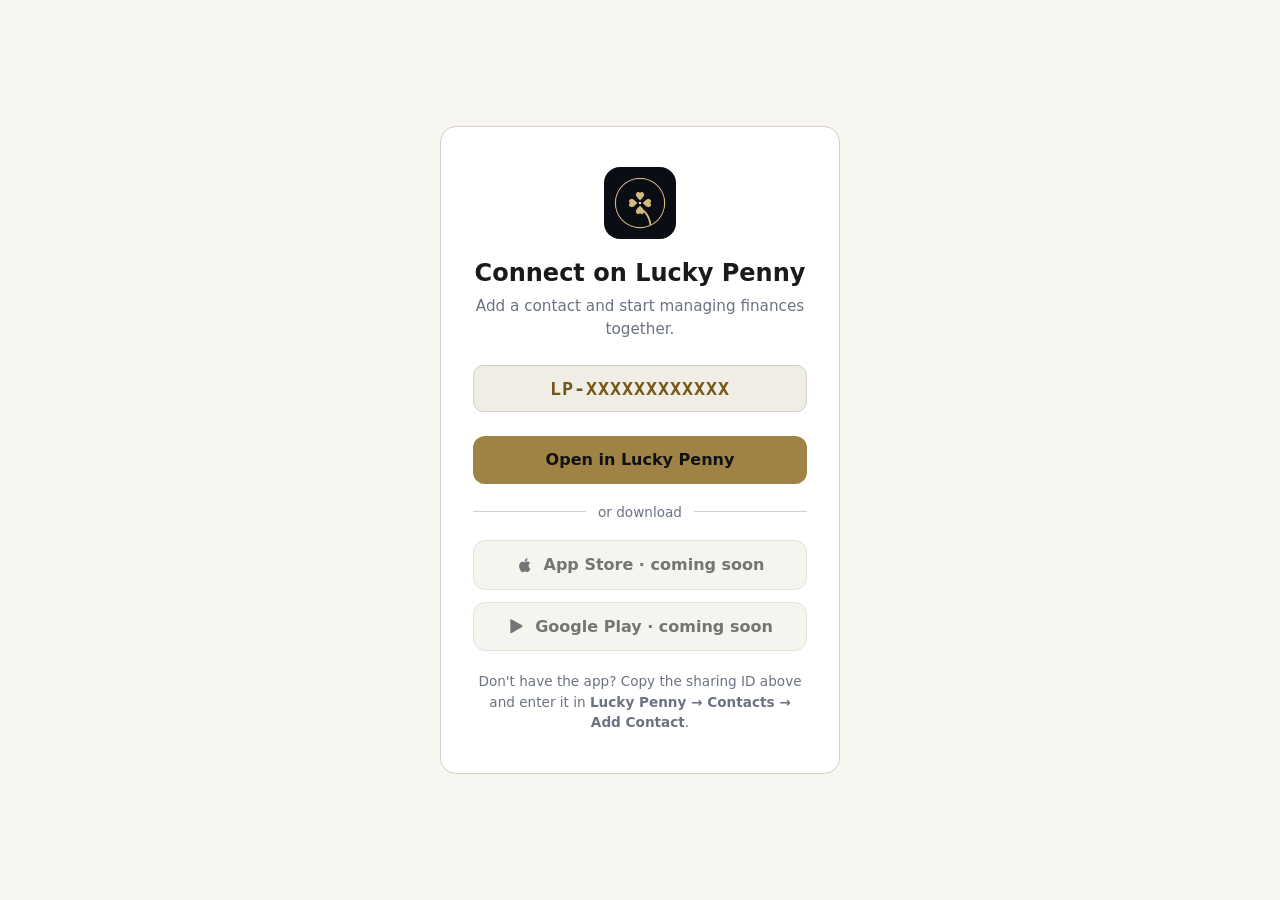
<file: connect/index.html>
<!DOCTYPE html>
<html lang="en">
<head>
  <meta charset="UTF-8" />
  <meta name="viewport" content="width=device-width, initial-scale=1.0, maximum-scale=1.0, user-scalable=no" />
  <title>Connect on Lucky Penny</title>
  <meta name="description" content="Add someone on Lucky Penny — the offline-first personal finance app." />

  <!-- Open Graph -->
  <meta property="og:title" content="Add me on Lucky Penny" />
  <meta property="og:description" content="Track expenses, split bills, and manage budgets together — all offline-first." />
  <meta property="og:type" content="website" />
  <meta property="og:image" content="https://gg-241.github.io/SmartPenny-Website/assets/img/og-image.jpg" />

  <!-- Apple Smart Banner (prompts install if app not present) -->
  <meta name="apple-itunes-app" content="app-id=6822307815" />

  <link rel="icon" type="image/png" href="../assets/img/lucky-penny-icon.png" />
  <link rel="apple-touch-icon" href="../assets/img/lucky-penny-icon.png" />
  <link rel="stylesheet" href="../assets/css/theme.css" />
  <style>
    *, *::before, *::after { box-sizing: border-box; margin: 0; padding: 0; }

    body {
      font-family: 'Inter', system-ui, -apple-system, sans-serif;
      background: var(--bg);
      color: var(--text);
      min-height: 100dvh;
      display: flex;
      flex-direction: column;
      align-items: center;
      justify-content: center;
      padding: 2rem;
      -webkit-font-smoothing: antialiased;
    }

    .card {
      background: var(--surface);
      border: 1px solid var(--border);
      border-radius: 16px;
      padding: 2.5rem 2rem;
      max-width: 400px;
      width: 100%;
      text-align: center;
    }

    .logo {
      width: 72px;
      height: 72px;
      border-radius: 16px;
      margin: 0 auto 1.25rem;
      display: block;
    }

    h1 {
      font-size: 1.5rem;
      font-weight: 700;
      margin-bottom: 0.5rem;
      color: var(--text);
    }

    .subtitle {
      font-size: 0.95rem;
      color: var(--text-muted);
      margin-bottom: 1.5rem;
      line-height: 1.5;
    }

    .share-id {
      font-family: 'SF Mono', 'Menlo', 'Consolas', monospace;
      font-size: 1.15rem;
      font-weight: 700;
      color: var(--accent-text);
      background: var(--surface-2);
      border: 1px solid var(--border);
      border-radius: 10px;
      padding: 0.75rem 1rem;
      margin-bottom: 1.5rem;
      letter-spacing: 0.05em;
      word-break: break-all;
      user-select: all;
    }

    .btn {
      display: block;
      width: 100%;
      padding: 0.9rem 1.5rem;
      border-radius: 12px;
      font-size: 1rem;
      font-weight: 600;
      text-decoration: none;
      text-align: center;
      margin-bottom: 0.75rem;
      border: none;
      cursor: pointer;
      transition: transform 0.15s, box-shadow 0.15s;
    }

    .btn:hover {
      transform: translateY(-1px);
      box-shadow: 0 4px 12px rgba(0,0,0,0.3);
    }

    .btn:active {
      transform: translateY(0);
    }

    .btn-primary {
      background: var(--accent-primary);
      color: #0f1115;
    }

    .btn-secondary {
      background: var(--surface-2);
      color: var(--text);
      border: 1px solid var(--border);
    }

    .btn-store {
      background: var(--surface-2);
      color: var(--text);
      border: 1px solid var(--border);
      display: flex;
      align-items: center;
      justify-content: center;
      gap: 0.6rem;
    }

    .store-icon { width: 1.15rem; height: 1.15rem; flex-shrink: 0; }
    .btn-store { padding-inline: 1rem; }
    .store-label { white-space: nowrap; }

    .btn-store.is-soon,
    .btn-store.is-soon:hover {
      cursor: default;
      opacity: .6;
      transform: none;
      box-shadow: none;
    }

    .divider {
      display: flex;
      align-items: center;
      margin: 1.25rem 0;
      color: var(--text-muted);
      font-size: 0.85rem;
    }

    .divider::before,
    .divider::after {
      content: '';
      flex: 1;
      height: 1px;
      background: var(--border);
    }

    .divider::before { margin-right: 0.75rem; }
    .divider::after { margin-left: 0.75rem; }

    .hint {
      font-size: 0.85rem;
      color: var(--text-muted);
      margin-top: 1.25rem;
      line-height: 1.5;
    }

    .hint code {
      background: var(--surface-2);
      padding: 0.15em 0.4em;
      border-radius: 4px;
      font-size: 0.85em;
    }

    .name-label {
      font-size: 1.1rem;
      font-weight: 600;
      margin-bottom: 0.25rem;
    }

    .hidden { display: none; }

    @media (prefers-color-scheme: light) {
      :root {
        --bg: #f7f5f0;
        --surface: #ffffff;
        --surface-2: #f0ede6;
        --surface-3: #e6e3db;
        --text: #1a1a1a;
        --text-muted: #6b7280;
        --border: #d4d0c8;
        --accent-primary: #9e8344;
        --accent-primary-hover: #b8974f;
        --accent-success: #2e6a57;
        --accent-success-soft: #e6f5f0;
        --accent-danger: #a35c5c;
        --accent-neutral: #7c8798;
      }
    }
  </style>
<!-- Cookieless visit and click counts; see privacy.html section 12. -->
<script defer src="https://cloud.umami.is/script.js" data-website-id="5c60fb75-4c11-4f28-b2e4-7a822c459c5e"></script>
</head>
<body>
  <div class="card">
    <img src="../assets/img/lucky-penny-icon.png" alt="Lucky Penny" class="logo" />
    <h1 id="heading">Connect on Lucky Penny</h1>
    <p class="subtitle" id="subtitle">Add a contact and start managing finances together.</p>

    <div id="name-section" class="hidden">
      <div class="name-label" id="display-name"></div>
    </div>

    <div class="share-id" id="share-id"></div>

    <!-- Open in app button (for mobile with app installed) -->
    <a id="open-btn" href="#" class="btn btn-primary">Open in Lucky Penny</a>

    <div class="divider">or download</div>

    <!--
      Store buttons. LAUNCH DAY: the listings are not live yet (both URLs 404),
      so these render as disabled "coming soon" tiles. When a listing goes live,
      set STORES_LIVE = true in the script below; it restores the links, the
      live labels and the iOS fallback redirect. Same record ids as index.html.
    -->
    <a id="ios-btn" class="btn btn-store is-soon" aria-disabled="true"
       data-href="https://apps.apple.com/app/id6822307815">
      <svg class="store-icon" viewBox="0 0 24 24" aria-hidden="true" fill="currentColor"><path d="M16.37 12.6c-.02-2.3 1.88-3.4 1.96-3.46-1.07-1.56-2.73-1.77-3.32-1.8-1.41-.14-2.76.83-3.47.83-.72 0-1.82-.81-2.99-.79-1.54.02-2.96.9-3.75 2.27-1.6 2.78-.41 6.89 1.15 9.14.76 1.1 1.67 2.34 2.86 2.3 1.15-.05 1.58-.74 2.97-.74 1.38 0 1.77.74 2.98.72 1.23-.02 2.01-1.12 2.76-2.23.87-1.28 1.23-2.52 1.25-2.58-.03-.01-2.39-.92-2.4-3.66zM14.1 5.86c.63-.77 1.06-1.83.94-2.89-.91.04-2.02.61-2.67 1.37-.58.67-1.1 1.76-.96 2.8 1.02.08 2.06-.52 2.69-1.28z"/></svg>
      <span class="store-label" data-live="Download on the App Store">App Store · coming soon</span>
    </a>
    <a id="android-btn" class="btn btn-store is-soon" aria-disabled="true"
       data-href="https://play.google.com/store/apps/details?id=com.luckypenny.app">
      <svg class="store-icon" viewBox="0 0 24 24" aria-hidden="true" fill="currentColor"><path d="M6.2 3.1A1.3 1.3 0 0 0 4.3 4.2v15.6a1.3 1.3 0 0 0 1.9 1.1l13.4-7.8a1.3 1.3 0 0 0 0-2.2L6.2 3.1z"/></svg>
      <span class="store-label" data-live="Get it on Google Play">Google Play · coming soon</span>
    </a>

    <p class="hint" id="hint">
      Don't have the app? Copy the sharing ID above and enter it in
      <strong>Lucky Penny → Contacts → Add Contact</strong>.
    </p>
  </div>

  <script>
    (function() {
      // Flip to true when the App Store / Play listings are live (see the
      // LAUNCH DAY note above the store buttons).
      var STORES_LIVE = false;

      var params = new URLSearchParams(window.location.search);
      var shareId = params.get('shareId') || '';
      var displayName = params.get('name') || '';
      var currency = params.get('cur') || '';

      // Display the sharing ID
      var shareIdEl = document.getElementById('share-id');
      shareIdEl.textContent = shareId || 'LP-XXXXXXXXXXXX';

      // Display name if provided
      var nameSection = document.getElementById('name-section');
      var nameEl = document.getElementById('display-name');
      if (displayName) {
        nameSection.classList.remove('hidden');
        nameEl.textContent = displayName;
      }

      // Update the heading based on available info
      var heading = document.getElementById('heading');
      if (displayName) {
        heading.textContent = 'Add ' + displayName + ' on Lucky Penny';
      }

      // Deep link for "Open in Lucky Penny" button
      var openBtn = document.getElementById('open-btn');
      var deepLink = 'luckypenny://connect?shareId=' + encodeURIComponent(shareId);
      if (displayName) {
        deepLink += '&name=' + encodeURIComponent(displayName);
      }
      if (currency) {
        deepLink += '&cur=' + encodeURIComponent(currency);
      }

      // Join mode (?join=G-ABCD-2345): a group invite sent after a Splitwise
      // import. Same rules as the app (letters, digits, dashes; <= 32 chars).
      var joinCode = (params.get('join') || '').trim().toUpperCase();
      if (joinCode && /^[A-Z0-9-]{1,32}$/.test(joinCode)) {
        heading.textContent = 'Join a group on Lucky Penny';
        document.getElementById('subtitle').textContent =
          'Install Lucky Penny, then open the app and join with this code:';
        shareIdEl.textContent = joinCode;
        nameSection.classList.add('hidden');
        deepLink = 'luckypenny://join?code=' + encodeURIComponent(joinCode);
        // A personal invite (&for=<token>) joins without approval and brings
        // the person's imported history. Same rule as the app: 16-64 URL-safe
        // characters; anything else is dropped and the code still works.
        var claim = (params.get('for') || '').trim();
        if (/^[A-Za-z0-9_-]{16,64}$/.test(claim)) {
          deepLink += '&for=' + encodeURIComponent(claim);
          document.getElementById('subtitle').textContent =
            'This invite is just for you. Install Lucky Penny, then open it to join — your past expenses come with you.';
        }
        openBtn.textContent = 'Open Lucky Penny and join';
        // The default hint is about sharing IDs; this page shows a group code.
        document.getElementById('hint').textContent =
          'Nothing opened? In Lucky Penny, go to Groups, choose "Join with a code" and enter the code above. The group\'s owner then approves you.';
        var ogT = document.querySelector('meta[property="og:title"]');
        if (ogT) ogT.setAttribute('content', 'Join a group on Lucky Penny');
        document.title = 'Join a group on Lucky Penny';
      }
      openBtn.href = deepLink;

      // Platform detection: hide irrelevant store button
      var iosBtn = document.getElementById('ios-btn');
      var androidBtn = document.getElementById('android-btn');
      var ua = navigator.userAgent || navigator.vendor || window.opera;

      if (STORES_LIVE) {
        [iosBtn, androidBtn].forEach(function (btn) {
          btn.href = btn.getAttribute('data-href');
          btn.classList.remove('is-soon');
          btn.removeAttribute('aria-disabled');
          var label = btn.querySelector('.store-label');
          label.textContent = label.getAttribute('data-live');
        });
      }

      if (/iPad|iPhone|iPod/.test(ua) && !window.MSStream) {
        // iOS: try deep link, show App Store as fallback
        androidBtn.style.display = 'none';
        // On iOS, the deep link often doesn't work from Safari without
        // universal links. We set a timeout to redirect to App Store if
        // the app doesn't open.
        if (STORES_LIVE) openBtn.addEventListener('click', function(e) {
          var start = Date.now();
          setTimeout(function() {
            if (Date.now() - start < 2000) {
              window.location.href = 'https://apps.apple.com/app/id6822307815';
            }
          }, 1500);
        });
      } else if (/android/i.test(ua)) {
        // Android: try deep link, show Play Store as fallback
        iosBtn.style.display = 'none';
        // Android Intent fallback is handled by the app_links package
      }

      // Update Open Graph meta tags with user info
      var ogTitle = document.querySelector('meta[property="og:title"]');
      if (ogTitle && displayName) {
        ogTitle.setAttribute('content', 'Add ' + displayName + ' on Lucky Penny');
      }
    })();
  </script>
</body>
</html>
</file>
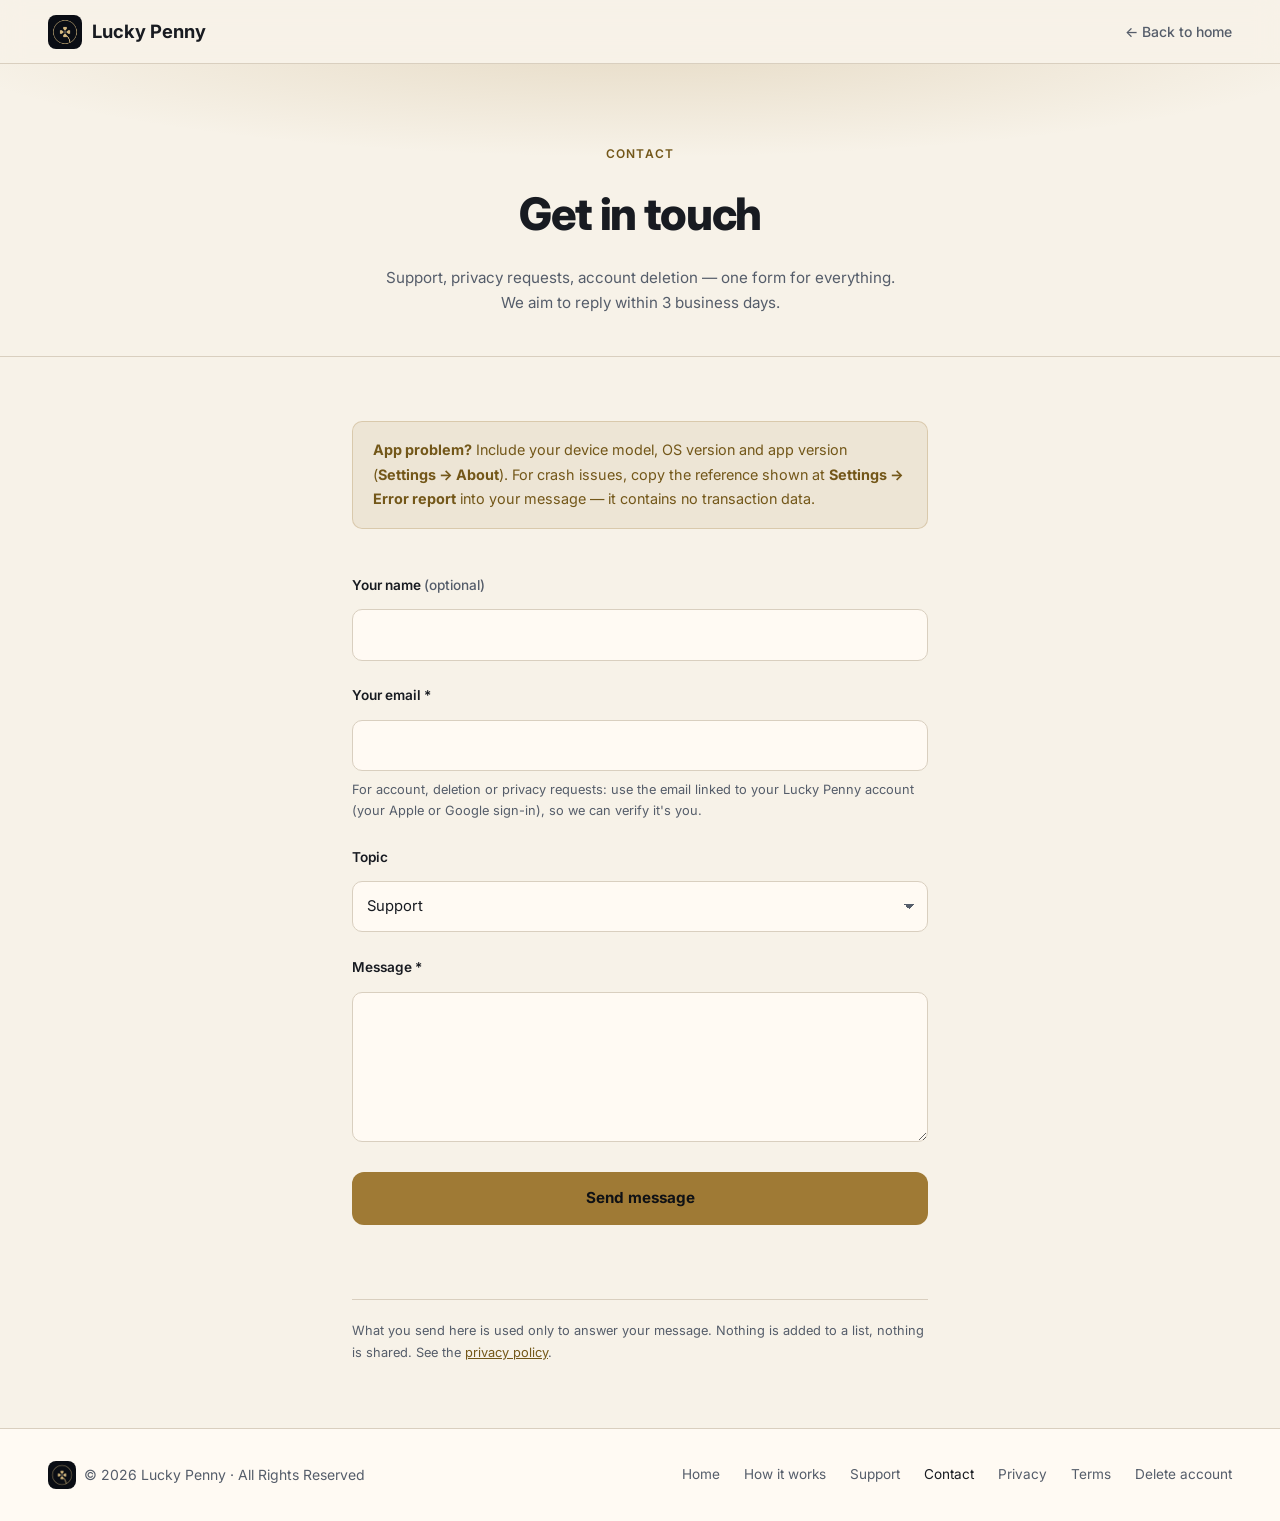
<file: contact.html>
<!DOCTYPE html>
<html lang="en">
<head>
  <!--
    SETUP (one-time, ~10 minutes — Google Apps Script):
    This form POSTs to a tiny Apps Script web app that emails you each message
    with MailApp. Your email and name exist only inside your private script —
    nothing here reveals them. The /exec URL is safe to publish.

    1. Go to https://script.google.com → New project, and paste this code
       (set RECIPIENT to the inbox you want messages in):

       function doPost(e) {
         try {
           var b = JSON.parse(e.postData.contents || '{}');
           if (b.botcheck) return ok();                                // honeypot: drop silently
           if (b._t && (Date.now() - Number(b._t)) < 3000) return ok(); // filled in <3s: bot
           var email = String(b.email || '').trim();
           var msg   = String(b.message || '').trim();
           if (!/^[^@\s]+@[^@\s]+\.[^@\s]+$/.test(email)) return bad('invalid email');
           if (msg.length < 10) return bad('message too short');
           var topic = String(b.topic || 'other').slice(0, 40);
           var name  = String(b.name || '(no name)').slice(0, 80);
           MailApp.sendEmail({
             to: 'RECIPIENT@gmail.com',
             replyTo: email,
             subject: 'Lucky Penny contact [' + topic + '] — ' + name,
             body: 'Topic: ' + topic + '\nFrom: ' + name + ' <' + email + '>\n\n' + msg
           });
           return ok();
         } catch (err) { return bad('server error'); }
       }
       function ok()   { return out({success:true}); }
       function bad(m) { return out({success:false, message:m}); }
       function out(o) { return ContentService.createTextOutput(JSON.stringify(o))
                           .setMimeType(ContentService.MimeType.JSON); }

    2. Deploy → New deployment → type "Web app" → Execute as: Me →
       Who has access: Anyone → Deploy (authorize MailApp when prompted).
    3. Copy the Web app URL (https://script.google.com/macros/s/…/exec)
       and paste it as the form's action below.
    4. Push — the form is live. Consumer Gmail allows ~100 MailApp
       emails/day, far above expected volume.

    Note: the page sends with fetch mode "no-cors", so it can't read the
    script's JSON reply — success is shown once the request is delivered.
  -->
  <meta charset="UTF-8" />
  <meta name="viewport" content="width=device-width, initial-scale=1.0" />
  <title>Contact — Lucky Penny</title>
  <meta name="description" content="Contact the Lucky Penny team: support, privacy requests, account deletion." />
  <meta name="robots" content="noindex" />
  <link rel="canonical" href="https://gg-241.github.io/SmartPenny-Website/contact.html" />
  <link rel="icon" type="image/png" href="assets/img/lucky-penny-icon.png" />
  <link rel="apple-touch-icon" href="assets/img/lucky-penny-icon.png" />
  <link rel="preconnect" href="https://fonts.googleapis.com" />
  <link rel="preconnect" href="https://fonts.gstatic.com" crossorigin />
  <link href="https://fonts.googleapis.com/css2?family=Inter:wght@400;500;600;700;800&display=swap" rel="stylesheet" />
  <link rel="stylesheet" href="assets/css/theme.css" />
  <style>
    *, *::before, *::after { box-sizing: border-box; margin: 0; padding: 0; }

    body {
      font-family: 'Inter', system-ui, sans-serif;
      background: var(--bg);
      color: var(--text);
      line-height: 1.7;
      -webkit-font-smoothing: antialiased;
    }

    nav {
      position: sticky; top: 0; z-index: 100;
      display: flex; align-items: center; justify-content: space-between;
      padding: 0 clamp(1rem, 5vw, 3rem);
      height: 64px;
      background: var(--nav-bg);
      backdrop-filter: blur(12px);
      border-bottom: 1px solid var(--border);
    }
    .nav-logo { display: flex; align-items: center; gap: 10px; text-decoration: none; }
    .logo-gem { width: 34px; height: 34px; border-radius: 8px; object-fit: contain; }
    .nav-logo span { font-weight: 700; font-size: 1.15rem; color: var(--text); }
    .nav-back {
      color: var(--muted); text-decoration: none; font-size: .875rem;
      font-weight: 500; display: flex; align-items: center; gap: .4rem;
    }
    .nav-back:hover { color: var(--text); }

    .page-hero {
      padding: clamp(3rem, 8vw, 5rem) clamp(1rem, 6vw, 3rem) 2.5rem;
      text-align: center;
      background: var(--hero-glow);
      border-bottom: 1px solid var(--border);
    }
    .page-hero .label {
      font-size: .75rem; font-weight: 600; letter-spacing: .1em; text-transform: uppercase;
      color: var(--accent-text); margin-bottom: .75rem;
    }
    .page-hero h1 {
      font-size: clamp(1.8rem, 4vw, 2.8rem); font-weight: 800;
      letter-spacing: -.03em; margin-bottom: .75rem;
    }
    .page-hero p { color: var(--muted); font-size: .95rem; max-width: 520px; margin: 0 auto; }

    .content-wrap {
      max-width: 640px; margin: 0 auto;
      padding: clamp(2rem, 5vw, 4rem) clamp(1rem, 4vw, 2rem);
    }

    .hint-box {
      border-radius: 10px; padding: 1rem 1.25rem;
      margin-bottom: 1.75rem; font-size: .9rem;
      background: var(--callout-info-bg); border: 1px solid var(--callout-info-border);
      color: var(--callout-info-text);
    }
    .hint-box strong { color: inherit; font-weight: 700; }

    form { display: flex; flex-direction: column; gap: .4rem; }
    label {
      font-size: .85rem; font-weight: 600; color: var(--text);
      margin-top: 1.1rem;
    }
    label .opt { color: var(--muted); font-weight: 500; }
    .field-hint { font-size: .8rem; color: var(--muted); margin-top: .1rem; }
    input[type="text"], input[type="email"], select, textarea {
      width: 100%;
      margin-top: .35rem;
      padding: .75rem .9rem;
      font: inherit; font-size: .925rem;
      color: var(--text);
      background: var(--bg2);
      border: 1px solid var(--border);
      border-radius: 10px;
      outline: none;
      transition: border-color .15s;
    }
    input:focus, select:focus, textarea:focus { border-color: var(--accent-text); }
    textarea { min-height: 150px; resize: vertical; }
    select { appearance: none; background-image: linear-gradient(45deg, transparent 50%, var(--muted) 50%), linear-gradient(135deg, var(--muted) 50%, transparent 50%); background-position: calc(100% - 18px) 50%, calc(100% - 13px) 50%; background-size: 5px 5px; background-repeat: no-repeat; }

    .hp { position: absolute; left: -9999px; height: 0; opacity: 0; }

    button[type="submit"] {
      margin-top: 1.5rem;
      padding: .85rem 1.5rem;
      font: inherit; font-weight: 700; font-size: .95rem;
      color: #0f1115;
      background: var(--accent-primary);
      border: none; border-radius: 12px;
      cursor: pointer;
      transition: background .15s, transform .15s;
    }
    button[type="submit"]:hover { background: var(--accent-primary-hover); transform: translateY(-1px); }
    @media (prefers-color-scheme: light) {
      button[type="submit"]:hover { background: #b08a45; }
    }
    button[type="submit"]:disabled { opacity: .6; cursor: default; transform: none; }

    #form-status { margin-top: 1rem; font-size: .9rem; min-height: 1.4em; }
    #form-status.ok { color: var(--callout-success-text); }
    #form-status.err { color: var(--callout-warn-text); }

    .privacy-note {
      margin-top: 2rem; font-size: .8rem; color: var(--muted);
      border-top: 1px solid var(--border); padding-top: 1.25rem;
    }

    footer {
      background: var(--surface); border-top: 1px solid var(--border);
      padding: 2rem clamp(1rem, 6vw, 3rem);
      display: flex; align-items: center; justify-content: space-between;
      flex-wrap: wrap; gap: 1rem;
    }
    .footer-logo { display: flex; align-items: center; gap: 8px; text-decoration: none; }
    .footer-logo span { color: var(--muted); font-size: .875rem; }
    .footer-links { display: flex; flex-wrap: wrap; gap: .6rem 1.5rem; }
    .footer-links a { color: var(--muted); font-size: .85rem; text-decoration: none; }
    .footer-links a:hover, .footer-links a[aria-current="page"] { color: var(--text); }
  </style>
<!-- Cookieless visit and click counts; see privacy.html section 12. -->
<script defer src="https://cloud.umami.is/script.js" data-website-id="5c60fb75-4c11-4f28-b2e4-7a822c459c5e"></script>
</head>
<body>
<nav>
  <a class="nav-logo" href="index.html">
    <img class="logo-gem" src="assets/img/lucky-penny-icon.png" alt="Lucky Penny logo" />
    <span>Lucky Penny</span>
  </a>
  <a class="nav-back" href="index.html">← Back to home</a>
</nav>
<div class="page-hero">
  <p class="label">Contact</p>
  <h1>Get in touch</h1>
  <p>Support, privacy requests, account deletion — one form for everything. We aim to reply within 3 business days.</p>
</div>
<div class="content-wrap">

  <div class="hint-box">
    <strong>App problem?</strong> Include your device model, OS version and app version
    (<strong>Settings → About</strong>). For crash issues, copy the reference shown at
    <strong>Settings → Error report</strong> into your message — it contains no transaction data.
  </div>

  <form id="contact-form" action="https://script.google.com/macros/s/AKfycbw1475HElVatl-LJByOAuf4IYp0V1Z_54tuuPh0dy6UPLxRbYR2icGrMhcZcLPUvHXy/exec" method="POST" novalidate>
    <input type="checkbox" name="botcheck" class="hp" tabindex="-1" autocomplete="off" aria-hidden="true" />

    <label for="f-name">Your name <span class="opt">(optional)</span></label>
    <input id="f-name" name="name" type="text" autocomplete="name" />

    <label for="f-email">Your email *</label>
    <input id="f-email" name="email" type="email" required autocomplete="email" />
    <p class="field-hint">For account, deletion or privacy requests: use the email linked to your Lucky Penny account (your Apple or Google sign-in), so we can verify it's you.</p>

    <label for="f-topic">Topic</label>
    <select id="f-topic" name="topic">
      <option value="support">Support</option>
      <option value="privacy">Privacy request (GDPR)</option>
      <option value="deletion">Delete my data or account</option>
      <option value="other">Something else</option>
    </select>

    <label for="f-message">Message *</label>
    <textarea id="f-message" name="message" required minlength="10"></textarea>

    <button type="submit" id="f-submit">Send message</button>
    <p id="form-status" role="status" aria-live="polite"></p>
  </form>

  <p class="privacy-note">
    What you send here is used only to answer your message. Nothing is added to a list,
    nothing is shared. See the <a href="privacy.html" style="color:var(--accent-text)">privacy policy</a>.
  </p>

</div>
<footer>
  <div class="footer-logo">
    <img class="logo-gem" src="assets/img/lucky-penny-icon.png" alt="Lucky Penny logo" style="width:28px;height:28px;" />
    <span>&copy; 2026 Lucky Penny &middot; All Rights Reserved</span>
  </div>
  <div class="footer-links">
    <a href="index.html">Home</a>
    <a href="how-it-works.html">How it works</a>
    <a href="support.html">Support</a>
    <a href="contact.html" aria-current="page">Contact</a>
    <a href="privacy.html">Privacy</a>
    <a href="terms.html">Terms</a>
    <a href="delete-account.html">Delete account</a>
  </div>
</footer>

<script>
  (function () {
    var TOPICS = {
      support:  { label: 'Support',                    subject: 'Lucky Penny — support request' },
      privacy:  { label: 'Privacy request (GDPR)',     subject: 'Lucky Penny — privacy request' },
      deletion: { label: 'Delete my data or account',  subject: 'Lucky Penny — DELETE REQUEST' },
      other:    { label: 'Something else',             subject: 'Lucky Penny — new message' }
    };

    var form = document.getElementById('contact-form');
    var topicSel = document.getElementById('f-topic');
    var status = document.getElementById('form-status');
    var submitBtn = document.getElementById('f-submit');
    var pageLoad = Date.now();

    // Preselect topic from ?topic=… (e.g. linked from the privacy/deletion pages)
    var wanted = new URLSearchParams(window.location.search).get('topic');
    if (wanted && TOPICS[wanted]) topicSel.value = wanted;

    form.addEventListener('submit', function (e) {
      e.preventDefault();
      if (!form.email.value || form.email.value.indexOf('@') < 0) {
        status.className = 'err';
        status.textContent = 'Please enter a valid email address so we can reply.';
        return;
      }
      if (!form.message.value || form.message.value.trim().length < 10) {
        status.className = 'err';
        status.textContent = 'Please write a message (a few words is fine).';
        return;
      }
      submitBtn.disabled = true;
      status.className = '';
      status.textContent = 'Sending…';

      var payload = {
        name: form.name.value,
        email: form.email.value,
        topic: topicSel.value,
        message: form.message.value,
        botcheck: form.botcheck.checked ? '1' : '',
        _t: pageLoad
      };

      // text/plain + no-cors: avoids a CORS preflight the Apps Script /exec
      // endpoint won't answer; the reply is opaque, so delivery of the request
      // itself is what we treat as success.
      fetch(form.action, {
        method: 'POST',
        mode: 'no-cors',
        headers: { 'Content-Type': 'text/plain;charset=utf-8' },
        body: JSON.stringify(payload)
      })
        .then(function () {
          status.className = 'ok';
          status.textContent = 'Sent — thank you. We reply within 3 business days.';
          form.reset();
          if (wanted && TOPICS[wanted]) topicSel.value = wanted;
        })
        .catch(function () {
          status.className = 'err';
          status.textContent = 'Couldn\'t send right now — please try again in a few minutes.';
        })
        .finally(function () { submitBtn.disabled = false; });
    });
  })();
</script>

</body>
</html>
</file>
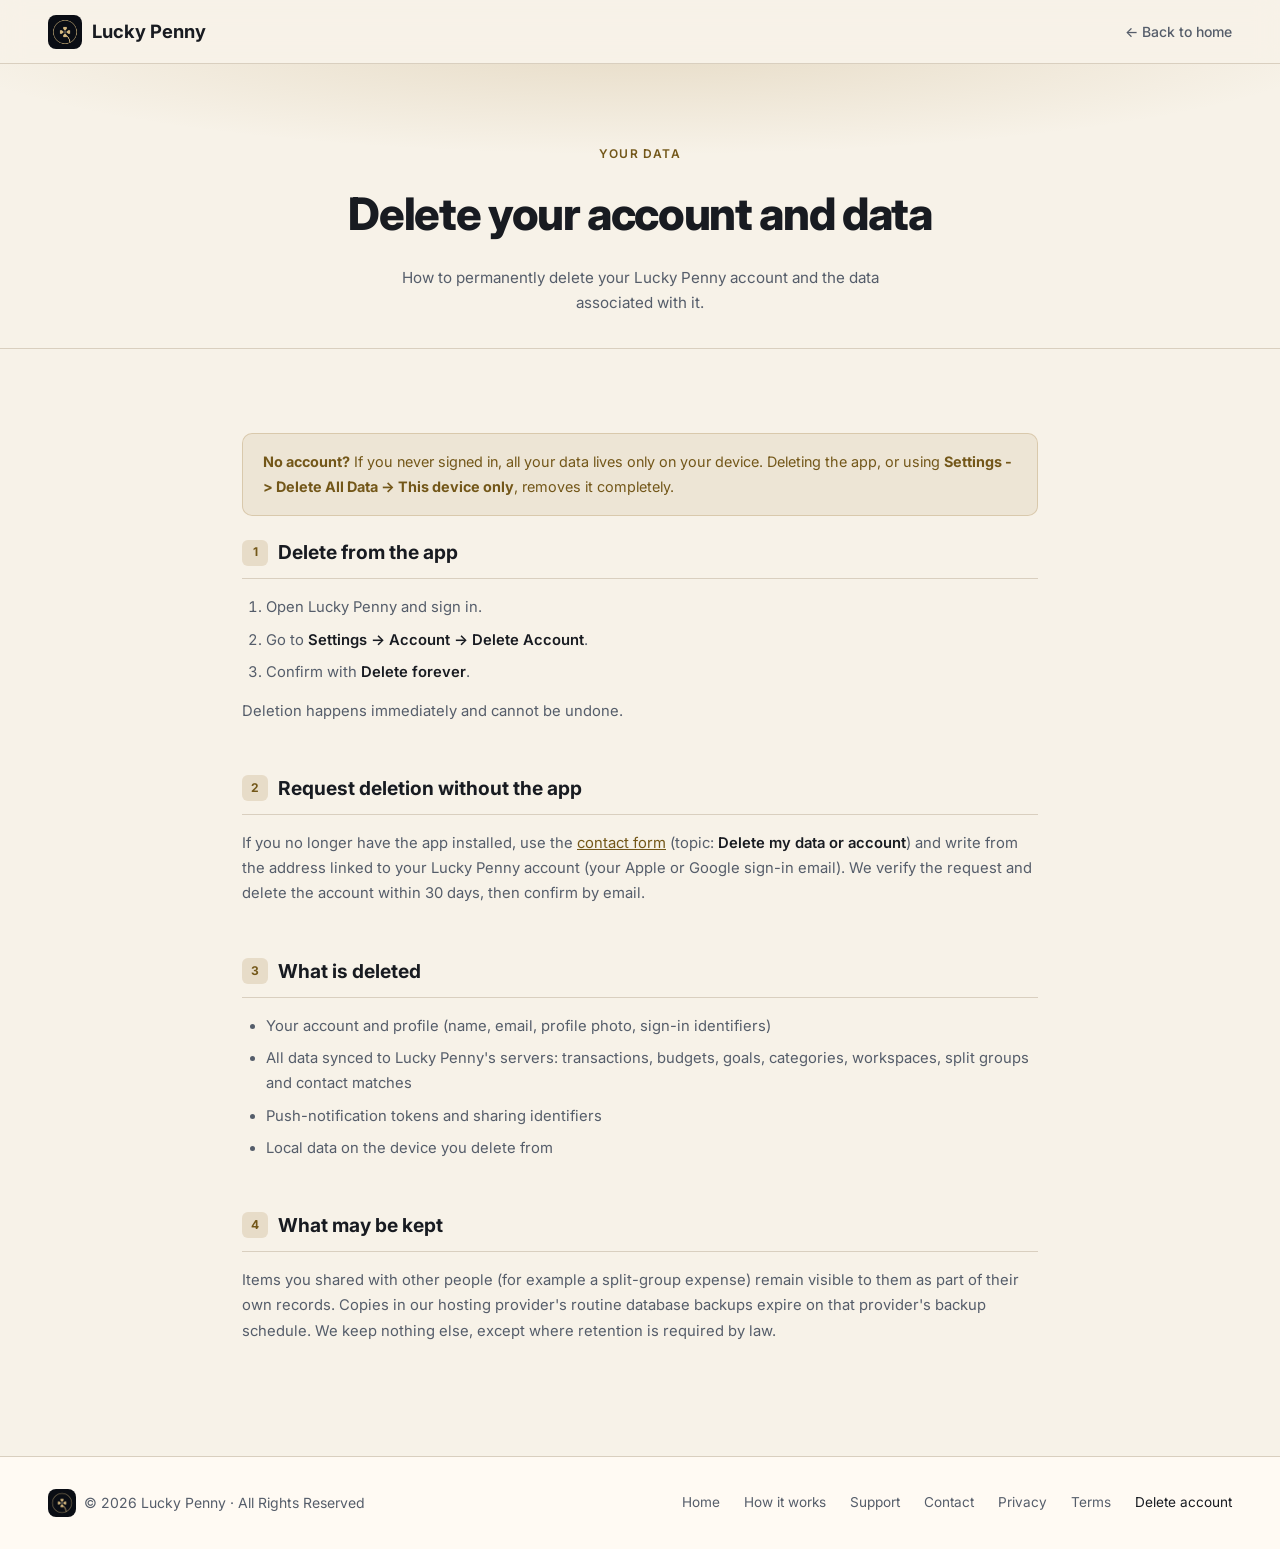
<file: delete-account.html>
<!DOCTYPE html>
<html lang="en">
<head>
  <meta charset="UTF-8" />
  <meta name="viewport" content="width=device-width, initial-scale=1.0" />
  <title>Delete your account - Lucky Penny</title>
  <meta name="description" content="How to delete your Lucky Penny account and data." />
  <link rel="icon" type="image/png" href="assets/img/lucky-penny-icon.png" />
  <link rel="apple-touch-icon" href="assets/img/lucky-penny-icon.png" />
  <link rel="preconnect" href="https://fonts.googleapis.com" />
  <link rel="preconnect" href="https://fonts.gstatic.com" crossorigin />
  <link href="https://fonts.googleapis.com/css2?family=Inter:wght@400;500;600;700;800&display=swap" rel="stylesheet" />
  <link rel="stylesheet" href="assets/css/theme.css" />
  <style>
    *, *::before, *::after { box-sizing: border-box; margin: 0; padding: 0; }

    body {
      font-family: 'Inter', system-ui, sans-serif;
      background: var(--bg);
      color: var(--text);
      line-height: 1.7;
      -webkit-font-smoothing: antialiased;
    }

    nav {
      position: sticky; top: 0; z-index: 100;
      display: flex; align-items: center; justify-content: space-between;
      padding: 0 clamp(1rem, 5vw, 3rem);
      height: 64px;
      background: var(--nav-bg);
      backdrop-filter: blur(12px);
      border-bottom: 1px solid var(--border);
    }
    .nav-logo { display: flex; align-items: center; gap: 10px; text-decoration: none; }
    .logo-gem { width: 34px; height: 34px; border-radius: 8px; object-fit: contain; }
    .nav-logo span { font-weight: 700; font-size: 1.15rem; color: var(--text); }
    .nav-back {
      color: var(--muted); text-decoration: none; font-size: .875rem;
      font-weight: 500; display: flex; align-items: center; gap: .4rem;
    }
    .nav-back:hover { color: var(--text); }

    .page-hero {
      padding: clamp(3rem, 8vw, 5rem) clamp(1rem, 6vw, 3rem) 2rem;
      text-align: center;
      background: var(--hero-glow);
      border-bottom: 1px solid var(--border);
    }
    .page-hero .label {
      font-size: .75rem; font-weight: 600; letter-spacing: .1em; text-transform: uppercase;
      color: var(--accent-text); margin-bottom: .75rem;
    }
    .page-hero h1 {
      font-size: clamp(1.8rem, 4vw, 2.8rem); font-weight: 800;
      letter-spacing: -.03em; margin-bottom: .75rem;
    }
    .page-hero p { color: var(--muted); font-size: .95rem; max-width: 520px; margin: 0 auto; }
    .effective-badge {
      display: inline-block; margin-top: 1.25rem;
      background: var(--surface); border: 1px solid var(--border);
      border-radius: 100px; padding: .35rem 1rem;
      font-size: .8rem; color: var(--muted); font-weight: 500;
    }

    .content-wrap {
      max-width: 860px; margin: 0 auto;
      padding: clamp(2rem, 5vw, 4rem) clamp(1rem, 4vw, 2rem);
    }

    .toc {
      background: var(--surface); border: 1px solid var(--border);
      border-radius: var(--radius); padding: 1.5rem 1.75rem;
      margin-bottom: 3rem;
    }
    .toc h2 {
      font-size: .78rem; font-weight: 600; letter-spacing: .09em;
      text-transform: uppercase; color: var(--muted); margin-bottom: 1rem;
    }
    .toc ol { padding-left: 1.25rem; display: flex; flex-direction: column; gap: .4rem; }
    .toc li { font-size: .875rem; }
    .toc a { color: var(--accent-text); text-decoration: none; }
    .toc a:hover { text-decoration: underline; }

    .policy-section { margin-bottom: 3rem; scroll-margin-top: 80px; }
    .policy-section h2 {
      font-size: 1.2rem; font-weight: 700; margin-bottom: 1rem;
      padding-bottom: .6rem; border-bottom: 1px solid var(--border);
      display: flex; align-items: center; gap: .6rem;
    }
    .sec-num {
      display: inline-flex; align-items: center; justify-content: center;
      width: 26px; height: 26px; background: rgb(var(--accent-primary-rgb) / .18);
      color: var(--accent-text); border-radius: 6px;
      font-size: .75rem; font-weight: 700; flex-shrink: 0;
    }
    .policy-section p { color: var(--muted); font-size: .925rem; margin-bottom: .85rem; }
    .policy-section p:last-child { margin-bottom: 0; }
    .policy-section ul, .policy-section ol {
      color: var(--muted); font-size: .925rem;
      padding-left: 1.5rem; margin-bottom: .85rem;
      display: flex; flex-direction: column; gap: .45rem;
    }
    .policy-section strong { color: var(--text); font-weight: 600; }

    .callout {
      border-radius: 10px; padding: 1rem 1.25rem;
      margin: 1.25rem 0; font-size: .9rem;
      background: var(--callout-info-bg); border: 1px solid var(--callout-info-border);
      color: var(--callout-info-text);
    }
    .callout strong { color: inherit; font-weight: 700; }

    .data-table {
      width: 100%; border-collapse: collapse;
      margin: 1rem 0 .85rem; font-size: .875rem;
    }
    .data-table th {
      font-size: .75rem; font-weight: 600; letter-spacing: .06em; text-transform: uppercase;
      color: var(--muted); padding: .6rem .75rem; text-align: left;
      border-bottom: 1px solid var(--border); background: var(--surface);
    }
    .data-table td {
      padding: .6rem .75rem; border-bottom: 1px solid var(--border); color: var(--muted);
    }
    .data-table tr:last-child td { border-bottom: none; }

    footer {
      background: var(--surface); border-top: 1px solid var(--border);
      padding: 2rem clamp(1rem, 6vw, 3rem);
      display: flex; align-items: center; justify-content: space-between;
      flex-wrap: wrap; gap: 1rem;
    }
    .footer-logo { display: flex; align-items: center; gap: 8px; text-decoration: none; }
    .footer-logo span { color: var(--muted); font-size: .875rem; }
    .footer-links { display: flex; flex-wrap: wrap; gap: .6rem 1.5rem; }
    .footer-links a { color: var(--muted); font-size: .85rem; text-decoration: none; }
    .footer-links a:hover, .footer-links a[aria-current="page"] { color: var(--text); }
  </style>
<!-- Cookieless visit and click counts; see privacy.html section 12. -->
<script defer src="https://cloud.umami.is/script.js" data-website-id="5c60fb75-4c11-4f28-b2e4-7a822c459c5e"></script>
</head>
<body>
<nav>
  <a class="nav-logo" href="index.html">
    <img class="logo-gem" src="assets/img/lucky-penny-icon.png" alt="Lucky Penny logo" />
    <span>Lucky Penny</span>
  </a>
  <a class="nav-back" href="index.html">← Back to home</a>
</nav>
<div class="page-hero">
  <p class="label">Your data</p>
  <h1>Delete your account and data</h1>
  <p>How to permanently delete your Lucky Penny account and the data associated with it.</p>
</div>
<div class="content-wrap">
  <div class="callout">
    <strong>No account?</strong> If you never signed in, all your data lives only on your device. Deleting the app, or using <strong>Settings -&gt; Delete All Data -&gt; This device only</strong>, removes it completely.
  </div>
  <div class="policy-section" id="in-app">
    <h2><span class="sec-num">1</span> Delete from the app</h2>
    <ol>
      <li>Open Lucky Penny and sign in.</li>
      <li>Go to <strong>Settings -&gt; Account -&gt; Delete Account</strong>.</li>
      <li>Confirm with <strong>Delete forever</strong>.</li>
    </ol>
    <p>Deletion happens immediately and cannot be undone.</p>
  </div>
  <div class="policy-section" id="request">
    <h2><span class="sec-num">2</span> Request deletion without the app</h2>
    <p>If you no longer have the app installed, use the <a href="contact.html?topic=deletion" style="color:var(--accent-text)">contact form</a> (topic: <strong>Delete my data or account</strong>) and write from the address linked to your Lucky Penny account (your Apple or Google sign-in email). We verify the request and delete the account within 30 days, then confirm by email.</p>
  </div>
  <div class="policy-section" id="what">
    <h2><span class="sec-num">3</span> What is deleted</h2>
    <ul>
      <li>Your account and profile (name, email, profile photo, sign-in identifiers)</li>
      <li>All data synced to Lucky Penny's servers: transactions, budgets, goals, categories, workspaces, split groups and contact matches</li>
      <li>Push-notification tokens and sharing identifiers</li>
      <li>Local data on the device you delete from</li>
    </ul>
  </div>
  <div class="policy-section" id="kept">
    <h2><span class="sec-num">4</span> What may be kept</h2>
    <p>Items you shared with other people (for example a split-group expense) remain visible to them as part of their own records. Copies in our hosting provider's routine database backups expire on that provider's backup schedule. We keep nothing else, except where retention is required by law.</p>
  </div>
</div>
<footer>
  <div class="footer-logo">
    <img class="logo-gem" src="assets/img/lucky-penny-icon.png" alt="Lucky Penny logo" style="width:28px;height:28px;" />
    <span>&copy; 2026 Lucky Penny &middot; All Rights Reserved</span>
  </div>
  <div class="footer-links">
    <a href="index.html">Home</a>
    <a href="how-it-works.html">How it works</a>
    <a href="support.html">Support</a>
    <a href="contact.html">Contact</a>
    <a href="privacy.html">Privacy</a>
    <a href="terms.html">Terms</a>
    <a href="delete-account.html" aria-current="page">Delete account</a>
  </div>
</footer>
</body>
</html>
</file>
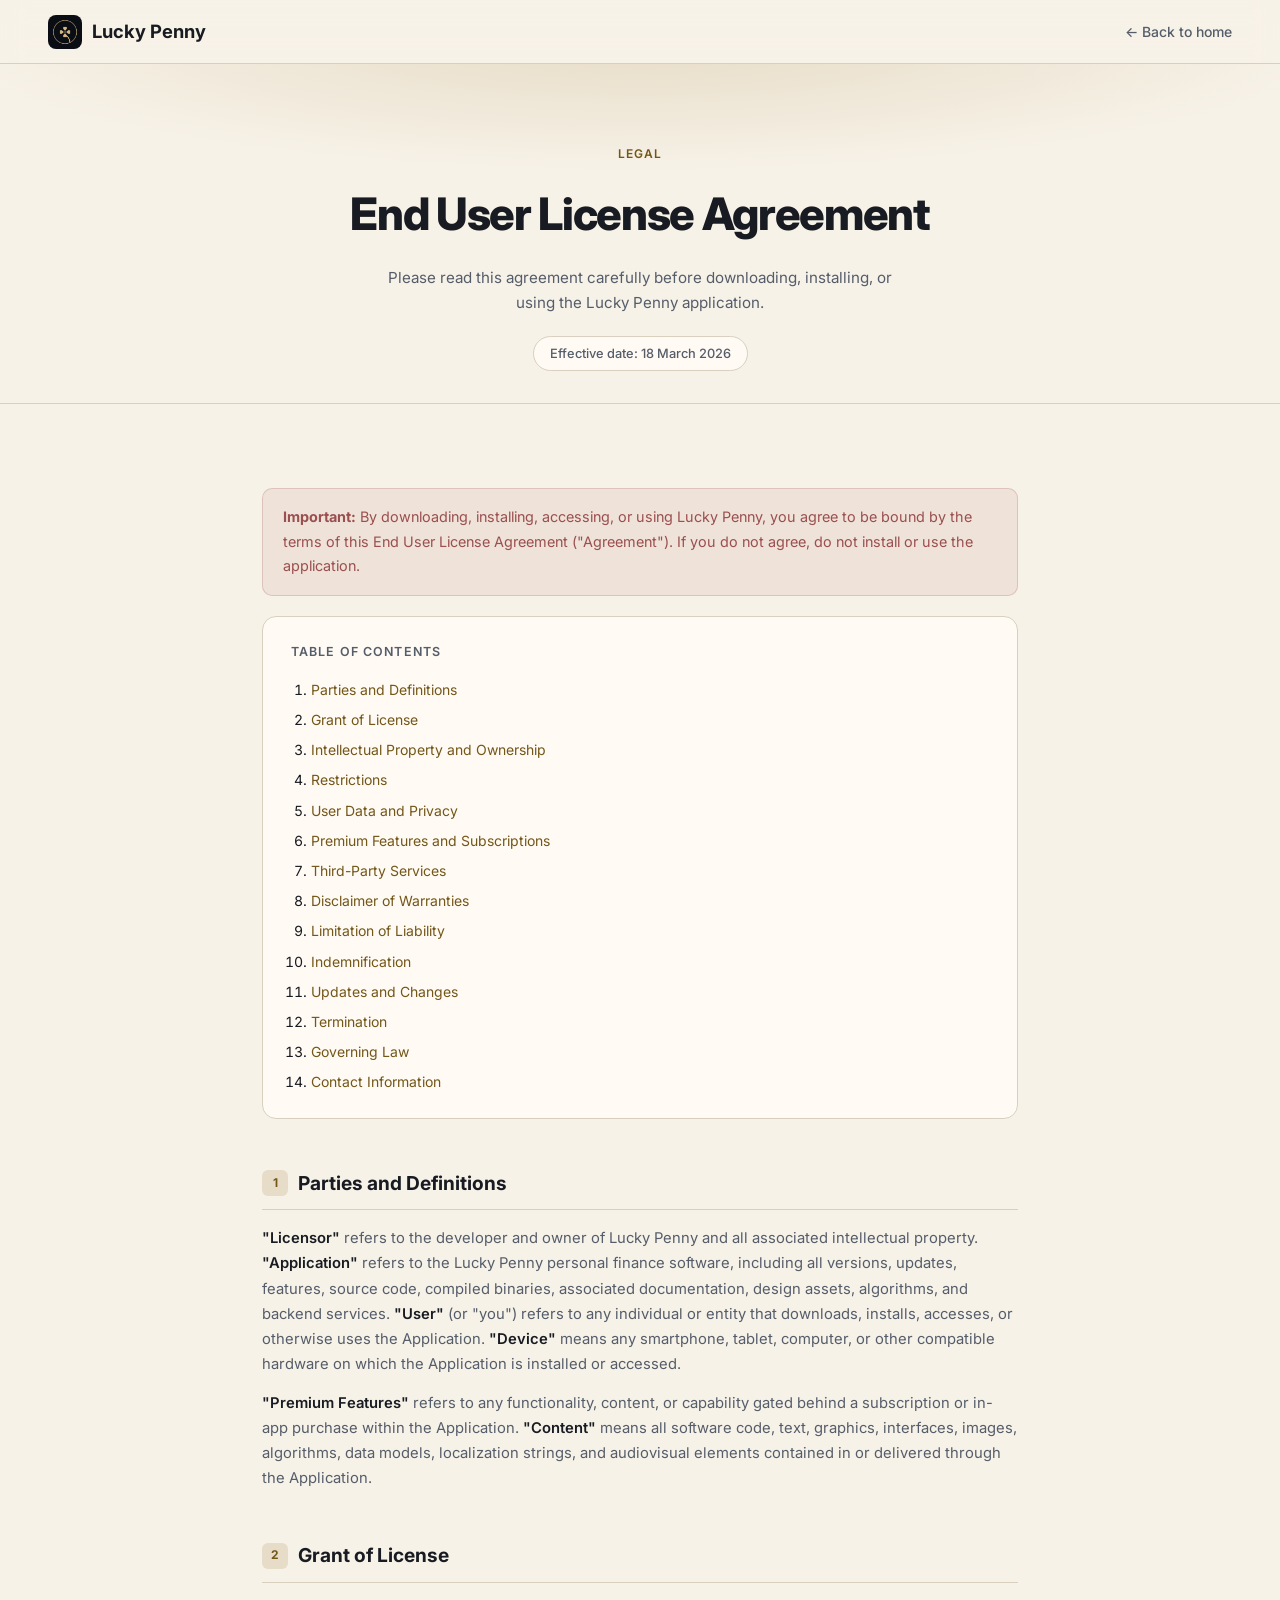
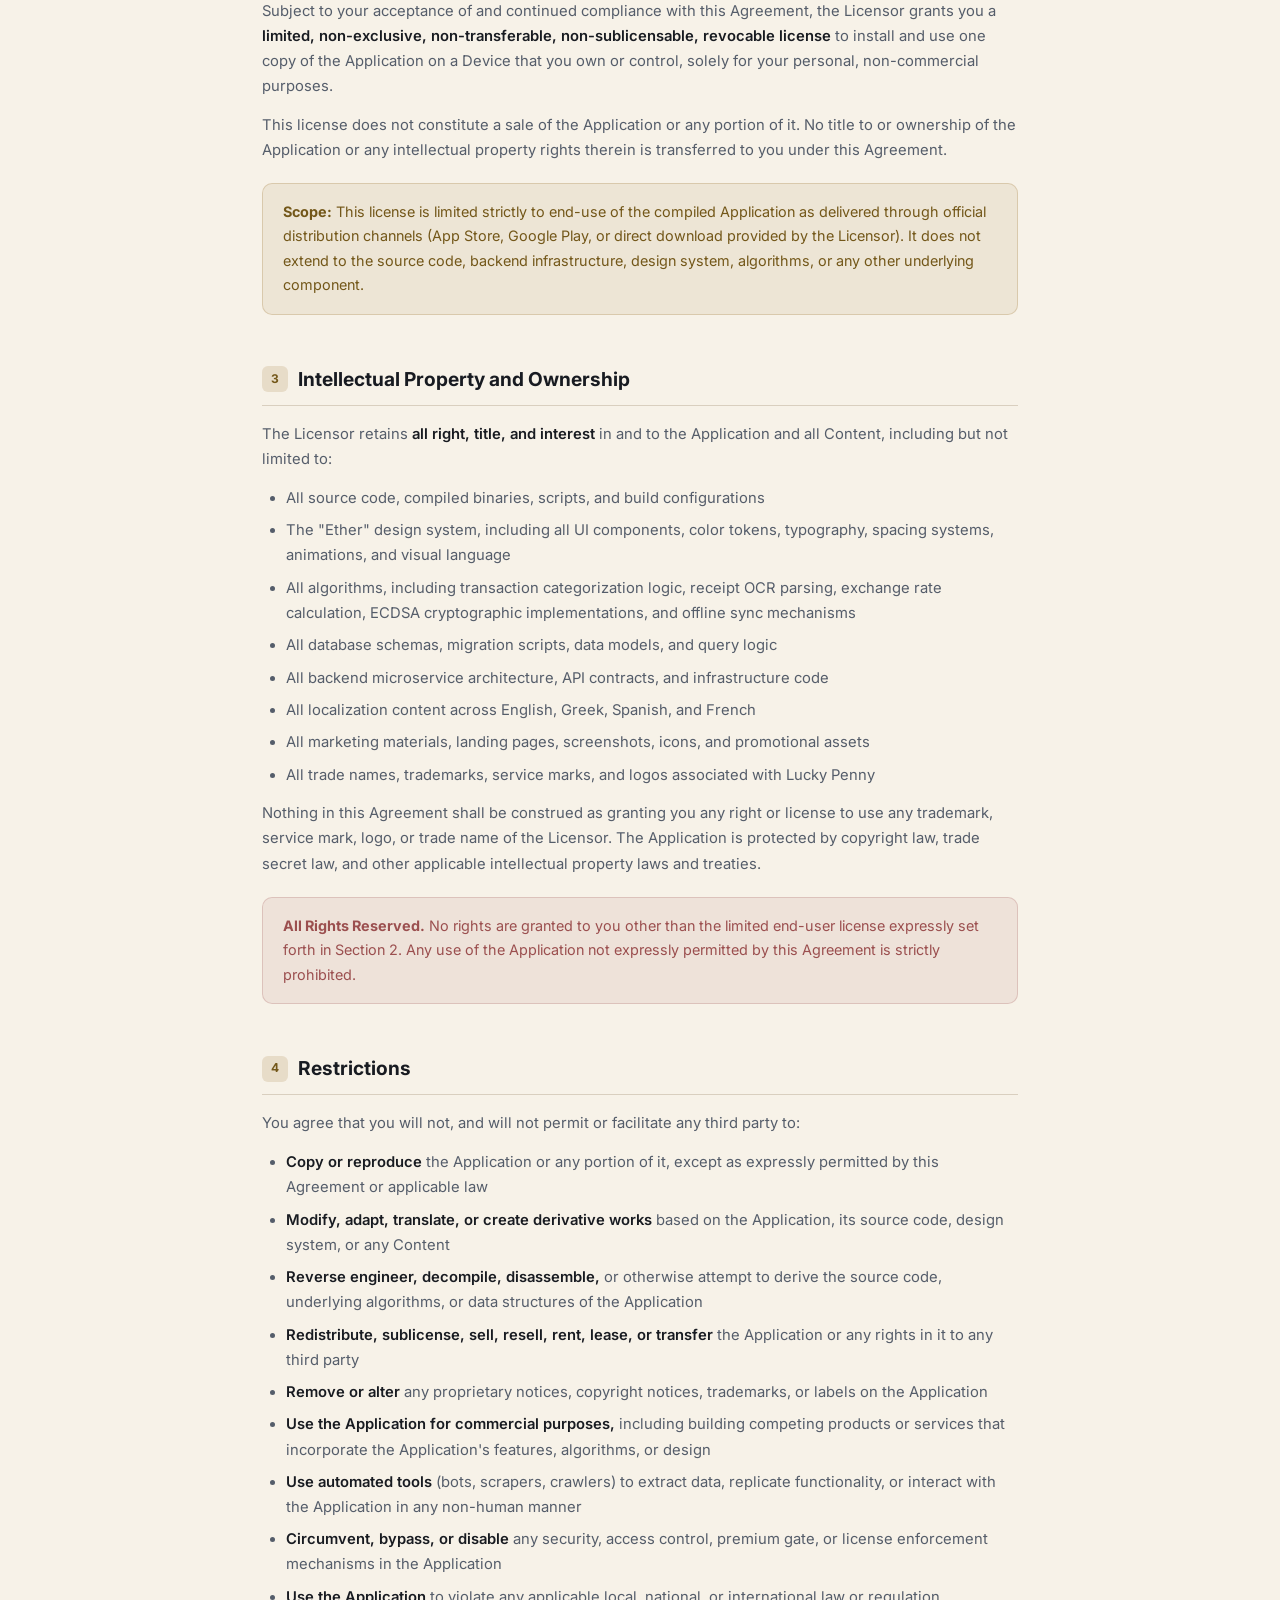
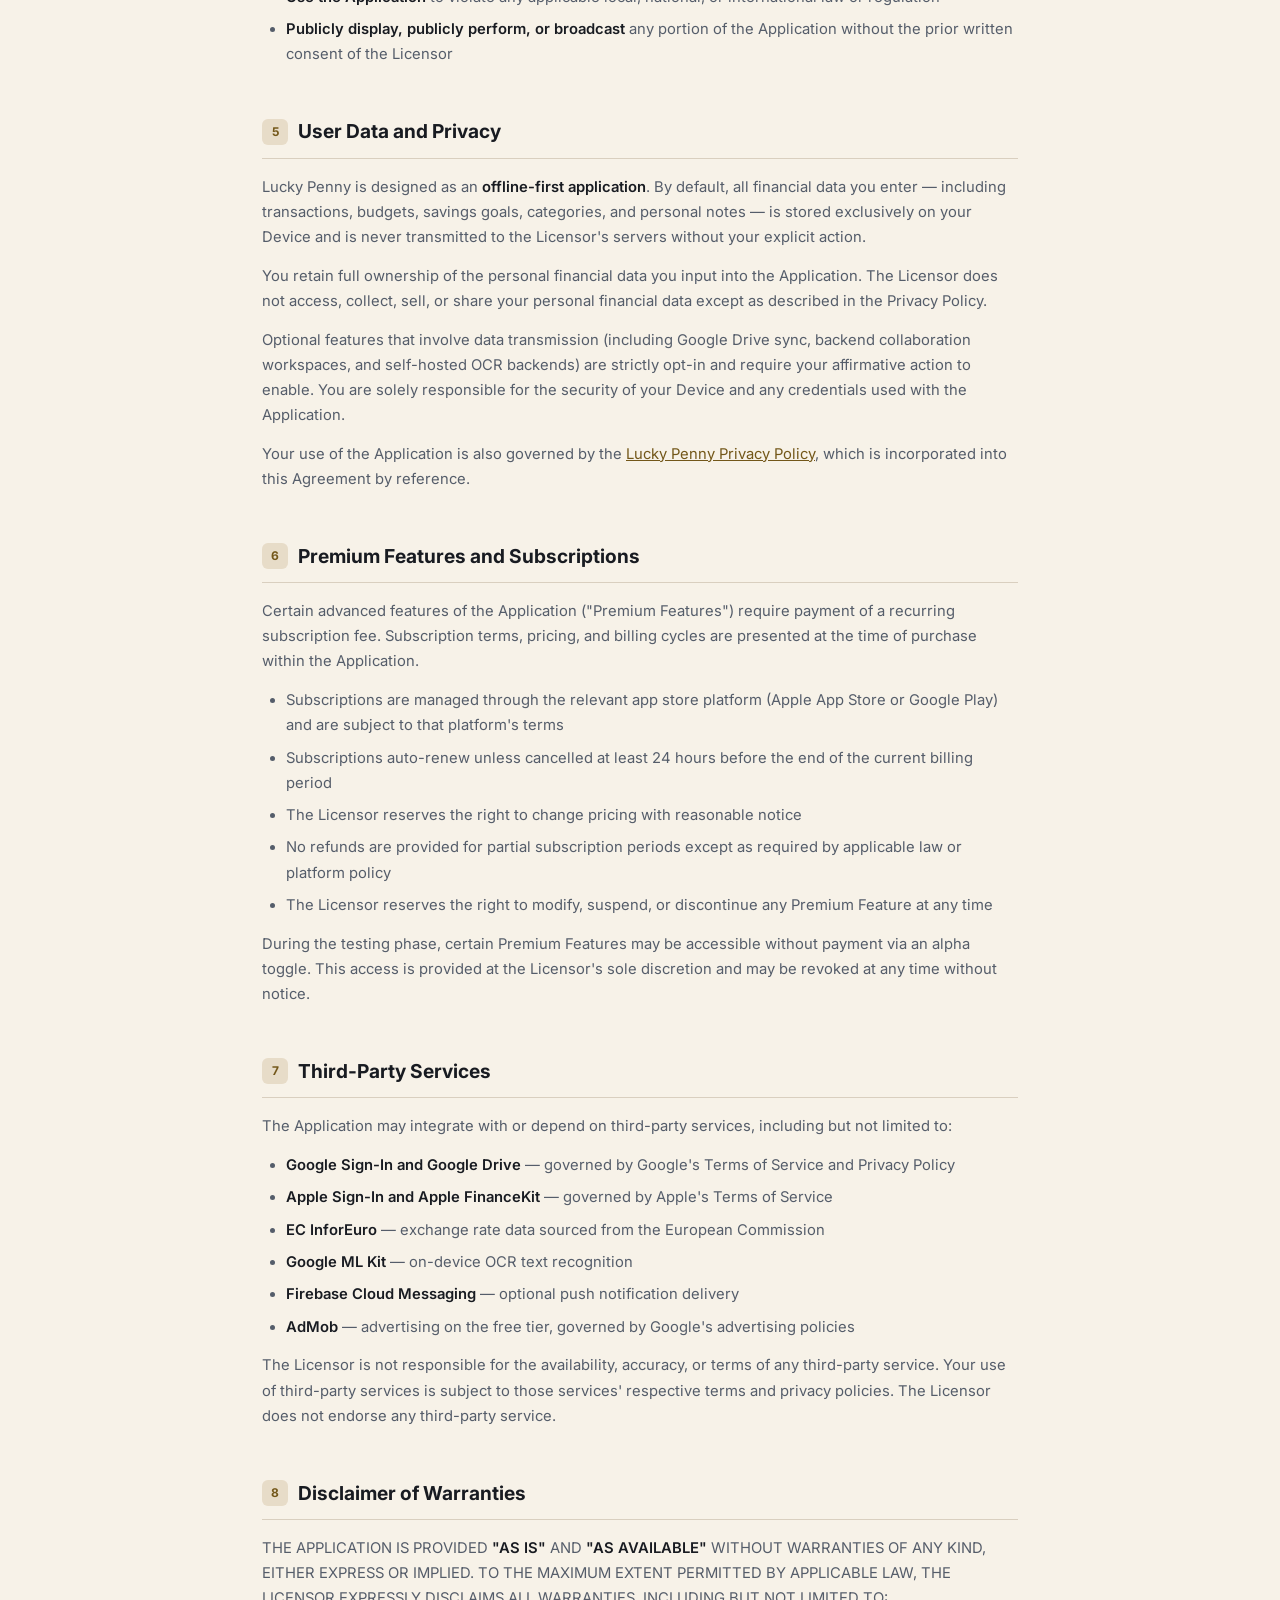
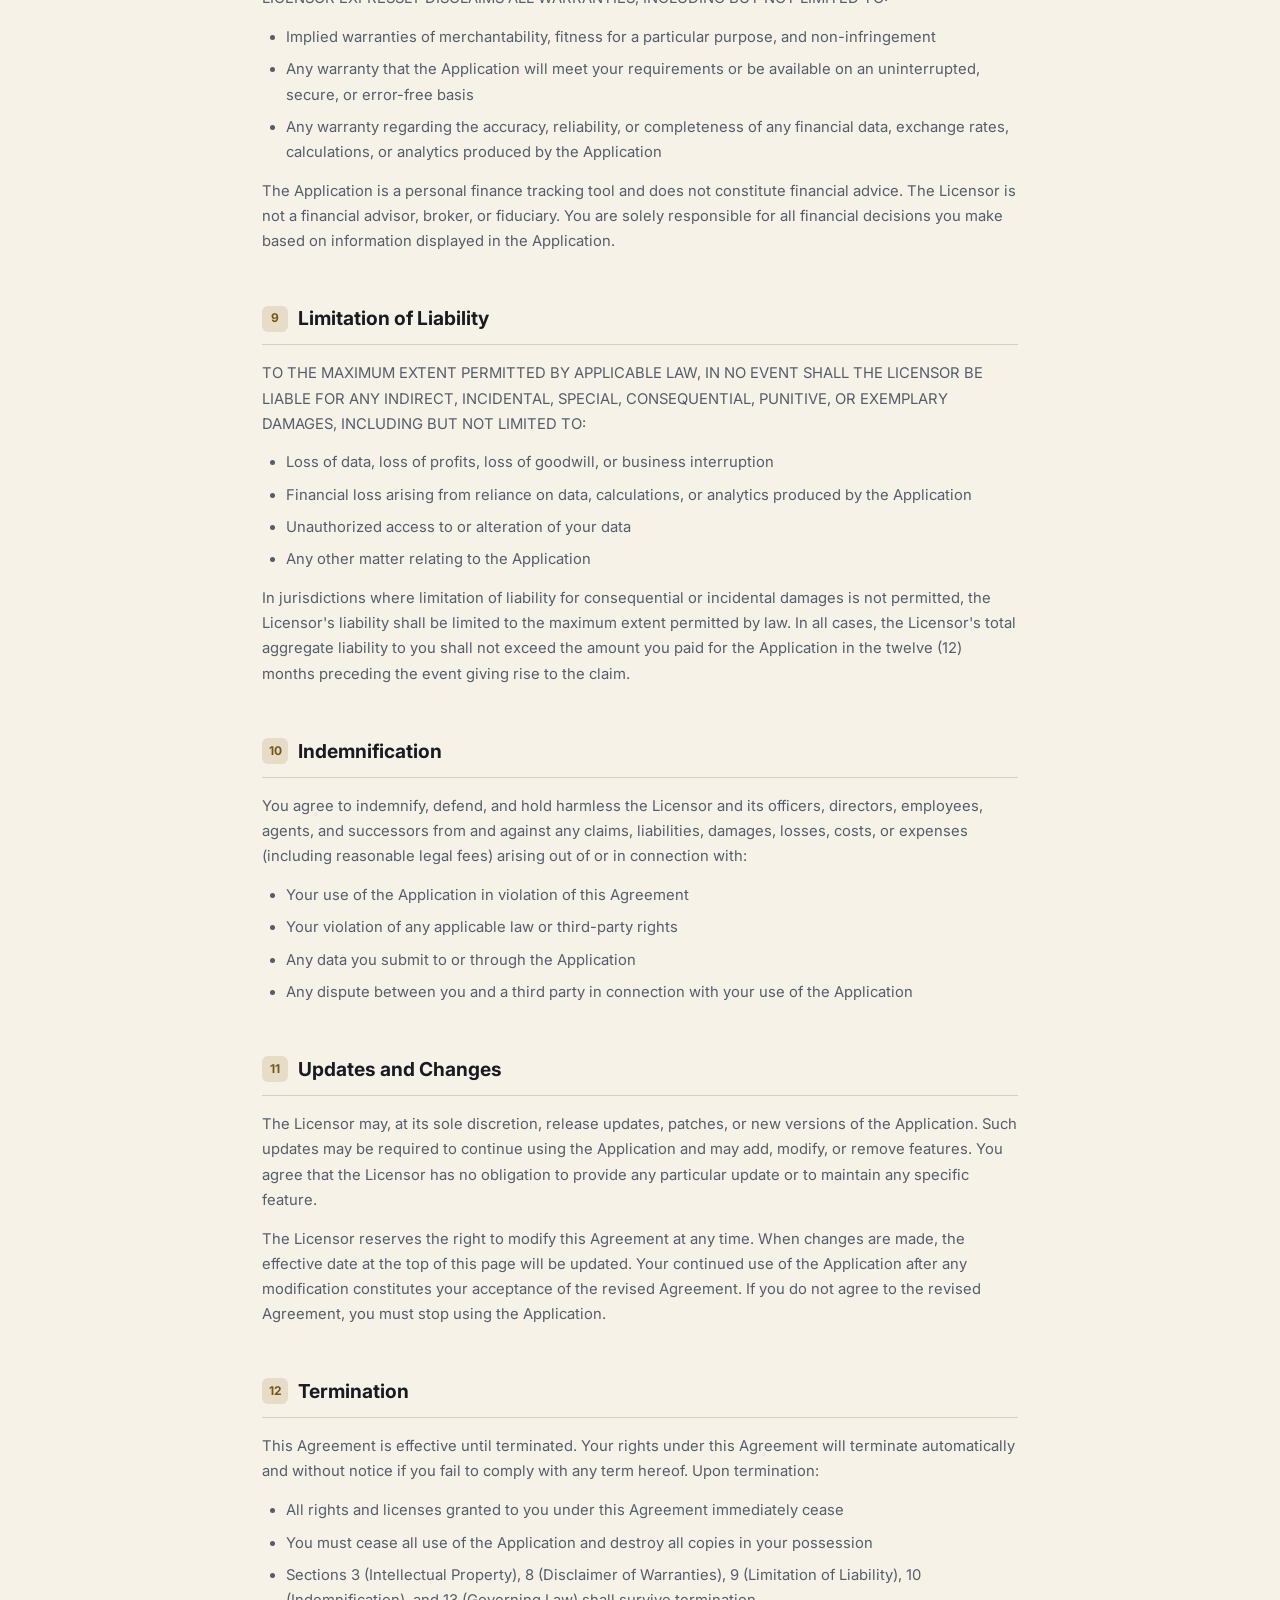
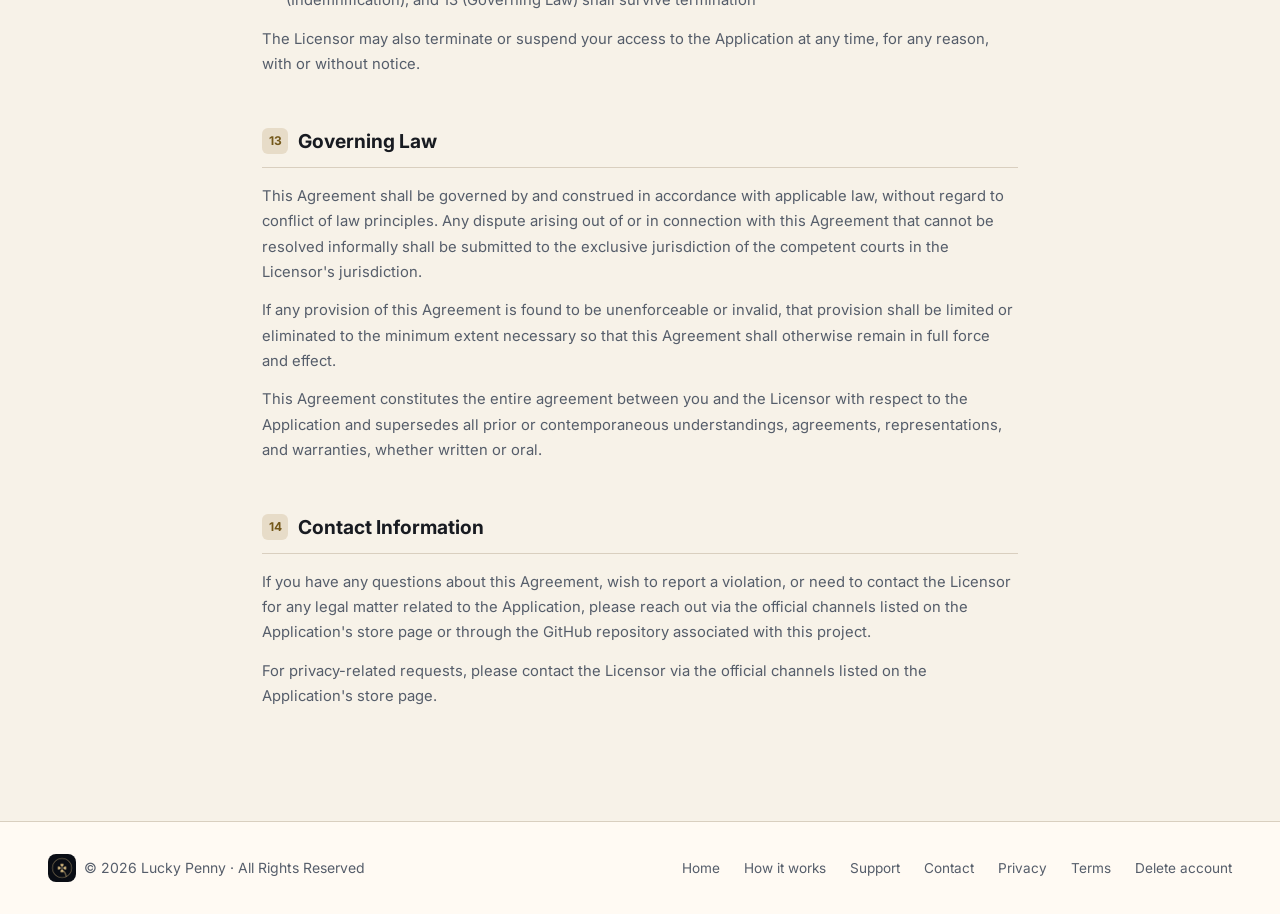
<file: eula.html>
<!DOCTYPE html>
<html lang="en">
<head>
  <meta charset="UTF-8" />
  <meta name="viewport" content="width=device-width, initial-scale=1.0" />
  <title>End User License Agreement — Lucky Penny</title>
  <meta name="description" content="End User License Agreement and Terms of Service for Lucky Penny personal finance application." />
  <meta property="og:image" content="assets/img/lucky-penny-icon.png" />
  <link rel="icon" type="image/png" href="assets/img/lucky-penny-icon.png" />
  <link rel="apple-touch-icon" href="assets/img/lucky-penny-icon.png" />
  <link rel="preconnect" href="https://fonts.googleapis.com" />
  <link rel="preconnect" href="https://fonts.gstatic.com" crossorigin />
  <link href="https://fonts.googleapis.com/css2?family=Inter:wght@400;500;600;700;800&display=swap" rel="stylesheet" />
  <link rel="stylesheet" href="assets/css/theme.css" />
  <style>
    *, *::before, *::after { box-sizing: border-box; margin: 0; padding: 0; }

    html { scroll-behavior: smooth; }

    body {
      font-family: 'Inter', system-ui, sans-serif;
      background: var(--bg);
      color: var(--text);
      line-height: 1.7;
      -webkit-font-smoothing: antialiased;
    }

    /* ── NAV ── */
    nav {
      position: sticky; top: 0; z-index: 100;
      display: flex; align-items: center; justify-content: space-between;
      padding: 0 clamp(1rem, 5vw, 3rem);
      height: 64px;
      background: var(--nav-bg);
      backdrop-filter: blur(12px);
      border-bottom: 1px solid var(--border);
    }
    .nav-logo { display: flex; align-items: center; gap: 10px; text-decoration: none; }
    .logo-gem {
      width: 34px; height: 34px;
      border-radius: 8px;
      object-fit: contain;
    }
    .nav-logo span { font-weight: 700; font-size: 1.15rem; color: var(--text); }
    .nav-back {
      color: var(--muted); text-decoration: none; font-size: .875rem;
      font-weight: 500; display: flex; align-items: center; gap: .4rem;
      transition: color .2s;
    }
    .nav-back:hover { color: var(--text); }

    /* ── PAGE HERO ── */
    .page-hero {
      padding: clamp(3rem, 8vw, 5rem) clamp(1rem, 6vw, 3rem) 2rem;
      text-align: center;
      background: var(--hero-glow);
      border-bottom: 1px solid var(--border);
    }
    .page-hero .label {
      font-size: .75rem; font-weight: 600; letter-spacing: .1em; text-transform: uppercase;
      color: var(--accent-text); margin-bottom: .75rem;
    }
    .page-hero h1 {
      font-size: clamp(1.8rem, 4vw, 2.8rem); font-weight: 800;
      letter-spacing: -.03em; margin-bottom: .75rem;
    }
    .page-hero p { color: var(--muted); font-size: .95rem; max-width: 520px; margin: 0 auto; }
    .effective-badge {
      display: inline-block; margin-top: 1.25rem;
      background: var(--surface); border: 1px solid var(--border);
      border-radius: 100px; padding: .35rem 1rem;
      font-size: .8rem; color: var(--muted); font-weight: 500;
    }

    /* ── LAYOUT ── */
    .content-wrap {
      max-width: 820px; margin: 0 auto;
      padding: clamp(2rem, 5vw, 4rem) clamp(1rem, 4vw, 2rem);
    }

    /* ── TOC ── */
    .toc {
      background: var(--surface); border: 1px solid var(--border);
      border-radius: var(--radius); padding: 1.5rem 1.75rem;
      margin-bottom: 3rem;
    }
    .toc h2 {
      font-size: .78rem; font-weight: 600; letter-spacing: .09em;
      text-transform: uppercase; color: var(--muted); margin-bottom: 1rem;
    }
    .toc ol { padding-left: 1.25rem; display: flex; flex-direction: column; gap: .4rem; }
    .toc li { font-size: .875rem; }
    .toc a { color: var(--accent-text); text-decoration: none; }
    .toc a:hover { text-decoration: underline; }

    /* ── SECTIONS ── */
    .eula-section { margin-bottom: 3rem; scroll-margin-top: 80px; }
    .eula-section h2 {
      font-size: 1.2rem; font-weight: 700; margin-bottom: 1rem;
      padding-bottom: .6rem; border-bottom: 1px solid var(--border);
      display: flex; align-items: center; gap: .6rem;
    }
    .sec-num {
      display: inline-flex; align-items: center; justify-content: center;
      width: 26px; height: 26px; background: rgb(var(--accent-primary-rgb) / .18);
      color: var(--accent-text); border-radius: 6px;
      font-size: .75rem; font-weight: 700; flex-shrink: 0;
    }
    .eula-section p { color: var(--muted); font-size: .925rem; margin-bottom: .85rem; }
    .eula-section p:last-child { margin-bottom: 0; }
    .eula-section ul, .eula-section ol {
      color: var(--muted); font-size: .925rem;
      padding-left: 1.5rem; margin-bottom: .85rem;
      display: flex; flex-direction: column; gap: .45rem;
    }
    .eula-section strong { color: var(--text); font-weight: 600; }

    /* ── CALLOUT BOXES ── */
    .callout {
      border-radius: 10px; padding: 1rem 1.25rem;
      margin: 1.25rem 0; font-size: .9rem;
    }
    .callout-warn {
      background: var(--callout-warn-bg); border: 1px solid var(--callout-warn-border);
      color: var(--callout-warn-text);
    }
    .callout-info {
      background: var(--callout-info-bg); border: 1px solid var(--callout-info-border);
      color: var(--callout-info-text);
    }
    .callout strong { color: inherit; font-weight: 700; }

    /* ── FOOTER ── */
    footer {
      background: var(--surface); border-top: 1px solid var(--border);
      padding: 2rem clamp(1rem, 6vw, 3rem);
      display: flex; align-items: center; justify-content: space-between;
      flex-wrap: wrap; gap: 1rem;
    }
    .footer-logo { display: flex; align-items: center; gap: 8px; text-decoration: none; }
    .footer-logo span { color: var(--muted); font-size: .875rem; }
    .footer-links { display: flex; flex-wrap: wrap; gap: .6rem 1.5rem; }
    .footer-links a { color: var(--muted); font-size: .85rem; text-decoration: none; transition: color .2s; }
    .footer-links a:hover, .footer-links a[aria-current="page"] { color: var(--text); }
  </style>
<!-- Cookieless visit and click counts; see privacy.html section 12. -->
<script defer src="https://cloud.umami.is/script.js" data-website-id="5c60fb75-4c11-4f28-b2e4-7a822c459c5e"></script>
</head>
<body>

<!-- NAV -->
<nav>
  <a class="nav-logo" href="index.html">
    <img class="logo-gem" src="assets/img/lucky-penny-icon.png" alt="Lucky Penny logo" />
    <span>Lucky Penny</span>
  </a>
  <a class="nav-back" href="index.html">← Back to home</a>
</nav>

<!-- PAGE HERO -->
<div class="page-hero">
  <p class="label">Legal</p>
  <h1>End User License Agreement</h1>
  <p>Please read this agreement carefully before downloading, installing, or using the Lucky Penny application.</p>
  <span class="effective-badge">Effective date: 18 March 2026</span>
</div>

<!-- CONTENT -->
<div class="content-wrap">

  <div class="callout callout-warn">
    <strong>Important:</strong> By downloading, installing, accessing, or using Lucky Penny, you agree to be bound by the terms of this End User License Agreement ("Agreement"). If you do not agree, do not install or use the application.
  </div>

  <!-- TOC -->
  <div class="toc">
    <h2>Table of Contents</h2>
    <ol>
      <li><a href="#s1">Parties and Definitions</a></li>
      <li><a href="#s2">Grant of License</a></li>
      <li><a href="#s3">Intellectual Property and Ownership</a></li>
      <li><a href="#s4">Restrictions</a></li>
      <li><a href="#s5">User Data and Privacy</a></li>
      <li><a href="#s6">Premium Features and Subscriptions</a></li>
      <li><a href="#s7">Third-Party Services</a></li>
      <li><a href="#s8">Disclaimer of Warranties</a></li>
      <li><a href="#s9">Limitation of Liability</a></li>
      <li><a href="#s10">Indemnification</a></li>
      <li><a href="#s11">Updates and Changes</a></li>
      <li><a href="#s12">Termination</a></li>
      <li><a href="#s13">Governing Law</a></li>
      <li><a href="#s14">Contact Information</a></li>
    </ol>
  </div>

  <!-- 1 -->
  <div class="eula-section" id="s1">
    <h2><span class="sec-num">1</span> Parties and Definitions</h2>
    <p><strong>"Licensor"</strong> refers to the developer and owner of Lucky Penny and all associated intellectual property. <strong>"Application"</strong> refers to the Lucky Penny personal finance software, including all versions, updates, features, source code, compiled binaries, associated documentation, design assets, algorithms, and backend services. <strong>"User"</strong> (or "you") refers to any individual or entity that downloads, installs, accesses, or otherwise uses the Application. <strong>"Device"</strong> means any smartphone, tablet, computer, or other compatible hardware on which the Application is installed or accessed.</p>
    <p><strong>"Premium Features"</strong> refers to any functionality, content, or capability gated behind a subscription or in-app purchase within the Application. <strong>"Content"</strong> means all software code, text, graphics, interfaces, images, algorithms, data models, localization strings, and audiovisual elements contained in or delivered through the Application.</p>
  </div>

  <!-- 2 -->
  <div class="eula-section" id="s2">
    <h2><span class="sec-num">2</span> Grant of License</h2>
    <p>Subject to your acceptance of and continued compliance with this Agreement, the Licensor grants you a <strong>limited, non-exclusive, non-transferable, non-sublicensable, revocable license</strong> to install and use one copy of the Application on a Device that you own or control, solely for your personal, non-commercial purposes.</p>
    <p>This license does not constitute a sale of the Application or any portion of it. No title to or ownership of the Application or any intellectual property rights therein is transferred to you under this Agreement.</p>
    <div class="callout callout-info">
      <strong>Scope:</strong> This license is limited strictly to end-use of the compiled Application as delivered through official distribution channels (App Store, Google Play, or direct download provided by the Licensor). It does not extend to the source code, backend infrastructure, design system, algorithms, or any other underlying component.
    </div>
  </div>

  <!-- 3 -->
  <div class="eula-section" id="s3">
    <h2><span class="sec-num">3</span> Intellectual Property and Ownership</h2>
    <p>The Licensor retains <strong>all right, title, and interest</strong> in and to the Application and all Content, including but not limited to:</p>
    <ul>
      <li>All source code, compiled binaries, scripts, and build configurations</li>
      <li>The "Ether" design system, including all UI components, color tokens, typography, spacing systems, animations, and visual language</li>
      <li>All algorithms, including transaction categorization logic, receipt OCR parsing, exchange rate calculation, ECDSA cryptographic implementations, and offline sync mechanisms</li>
      <li>All database schemas, migration scripts, data models, and query logic</li>
      <li>All backend microservice architecture, API contracts, and infrastructure code</li>
      <li>All localization content across English, Greek, Spanish, and French</li>
      <li>All marketing materials, landing pages, screenshots, icons, and promotional assets</li>
      <li>All trade names, trademarks, service marks, and logos associated with Lucky Penny</li>
    </ul>
    <p>Nothing in this Agreement shall be construed as granting you any right or license to use any trademark, service mark, logo, or trade name of the Licensor. The Application is protected by copyright law, trade secret law, and other applicable intellectual property laws and treaties.</p>
    <div class="callout callout-warn">
      <strong>All Rights Reserved.</strong> No rights are granted to you other than the limited end-user license expressly set forth in Section 2. Any use of the Application not expressly permitted by this Agreement is strictly prohibited.
    </div>
  </div>

  <!-- 4 -->
  <div class="eula-section" id="s4">
    <h2><span class="sec-num">4</span> Restrictions</h2>
    <p>You agree that you will not, and will not permit or facilitate any third party to:</p>
    <ul>
      <li><strong>Copy or reproduce</strong> the Application or any portion of it, except as expressly permitted by this Agreement or applicable law</li>
      <li><strong>Modify, adapt, translate, or create derivative works</strong> based on the Application, its source code, design system, or any Content</li>
      <li><strong>Reverse engineer, decompile, disassemble,</strong> or otherwise attempt to derive the source code, underlying algorithms, or data structures of the Application</li>
      <li><strong>Redistribute, sublicense, sell, resell, rent, lease, or transfer</strong> the Application or any rights in it to any third party</li>
      <li><strong>Remove or alter</strong> any proprietary notices, copyright notices, trademarks, or labels on the Application</li>
      <li><strong>Use the Application for commercial purposes,</strong> including building competing products or services that incorporate the Application's features, algorithms, or design</li>
      <li><strong>Use automated tools</strong> (bots, scrapers, crawlers) to extract data, replicate functionality, or interact with the Application in any non-human manner</li>
      <li><strong>Circumvent, bypass, or disable</strong> any security, access control, premium gate, or license enforcement mechanisms in the Application</li>
      <li><strong>Use the Application</strong> to violate any applicable local, national, or international law or regulation</li>
      <li><strong>Publicly display, publicly perform, or broadcast</strong> any portion of the Application without the prior written consent of the Licensor</li>
    </ul>
  </div>

  <!-- 5 -->
  <div class="eula-section" id="s5">
    <h2><span class="sec-num">5</span> User Data and Privacy</h2>
    <p>Lucky Penny is designed as an <strong>offline-first application</strong>. By default, all financial data you enter — including transactions, budgets, savings goals, categories, and personal notes — is stored exclusively on your Device and is never transmitted to the Licensor's servers without your explicit action.</p>
    <p>You retain full ownership of the personal financial data you input into the Application. The Licensor does not access, collect, sell, or share your personal financial data except as described in the Privacy Policy.</p>
    <p>Optional features that involve data transmission (including Google Drive sync, backend collaboration workspaces, and self-hosted OCR backends) are strictly opt-in and require your affirmative action to enable. You are solely responsible for the security of your Device and any credentials used with the Application.</p>
    <p>Your use of the Application is also governed by the <a href="privacy.html" style="color:var(--accent-text);">Lucky Penny Privacy Policy</a>, which is incorporated into this Agreement by reference.</p>
  </div>

  <!-- 6 -->
  <div class="eula-section" id="s6">
    <h2><span class="sec-num">6</span> Premium Features and Subscriptions</h2>
    <p>Certain advanced features of the Application ("Premium Features") require payment of a recurring subscription fee. Subscription terms, pricing, and billing cycles are presented at the time of purchase within the Application.</p>
    <ul>
      <li>Subscriptions are managed through the relevant app store platform (Apple App Store or Google Play) and are subject to that platform's terms</li>
      <li>Subscriptions auto-renew unless cancelled at least 24 hours before the end of the current billing period</li>
      <li>The Licensor reserves the right to change pricing with reasonable notice</li>
      <li>No refunds are provided for partial subscription periods except as required by applicable law or platform policy</li>
      <li>The Licensor reserves the right to modify, suspend, or discontinue any Premium Feature at any time</li>
    </ul>
    <p>During the testing phase, certain Premium Features may be accessible without payment via an alpha toggle. This access is provided at the Licensor's sole discretion and may be revoked at any time without notice.</p>
  </div>

  <!-- 7 -->
  <div class="eula-section" id="s7">
    <h2><span class="sec-num">7</span> Third-Party Services</h2>
    <p>The Application may integrate with or depend on third-party services, including but not limited to:</p>
    <ul>
      <li><strong>Google Sign-In and Google Drive</strong> — governed by Google's Terms of Service and Privacy Policy</li>
      <li><strong>Apple Sign-In and Apple FinanceKit</strong> — governed by Apple's Terms of Service</li>
      <li><strong>EC InforEuro</strong> — exchange rate data sourced from the European Commission</li>
      <li><strong>Google ML Kit</strong> — on-device OCR text recognition</li>
      <li><strong>Firebase Cloud Messaging</strong> — optional push notification delivery</li>
      <li><strong>AdMob</strong> — advertising on the free tier, governed by Google's advertising policies</li>
    </ul>
    <p>The Licensor is not responsible for the availability, accuracy, or terms of any third-party service. Your use of third-party services is subject to those services' respective terms and privacy policies. The Licensor does not endorse any third-party service.</p>
  </div>

  <!-- 8 -->
  <div class="eula-section" id="s8">
    <h2><span class="sec-num">8</span> Disclaimer of Warranties</h2>
    <p>THE APPLICATION IS PROVIDED <strong>"AS IS"</strong> AND <strong>"AS AVAILABLE"</strong> WITHOUT WARRANTIES OF ANY KIND, EITHER EXPRESS OR IMPLIED. TO THE MAXIMUM EXTENT PERMITTED BY APPLICABLE LAW, THE LICENSOR EXPRESSLY DISCLAIMS ALL WARRANTIES, INCLUDING BUT NOT LIMITED TO:</p>
    <ul>
      <li>Implied warranties of merchantability, fitness for a particular purpose, and non-infringement</li>
      <li>Any warranty that the Application will meet your requirements or be available on an uninterrupted, secure, or error-free basis</li>
      <li>Any warranty regarding the accuracy, reliability, or completeness of any financial data, exchange rates, calculations, or analytics produced by the Application</li>
    </ul>
    <p>The Application is a personal finance tracking tool and does not constitute financial advice. The Licensor is not a financial advisor, broker, or fiduciary. You are solely responsible for all financial decisions you make based on information displayed in the Application.</p>
  </div>

  <!-- 9 -->
  <div class="eula-section" id="s9">
    <h2><span class="sec-num">9</span> Limitation of Liability</h2>
    <p>TO THE MAXIMUM EXTENT PERMITTED BY APPLICABLE LAW, IN NO EVENT SHALL THE LICENSOR BE LIABLE FOR ANY INDIRECT, INCIDENTAL, SPECIAL, CONSEQUENTIAL, PUNITIVE, OR EXEMPLARY DAMAGES, INCLUDING BUT NOT LIMITED TO:</p>
    <ul>
      <li>Loss of data, loss of profits, loss of goodwill, or business interruption</li>
      <li>Financial loss arising from reliance on data, calculations, or analytics produced by the Application</li>
      <li>Unauthorized access to or alteration of your data</li>
      <li>Any other matter relating to the Application</li>
    </ul>
    <p>In jurisdictions where limitation of liability for consequential or incidental damages is not permitted, the Licensor's liability shall be limited to the maximum extent permitted by law. In all cases, the Licensor's total aggregate liability to you shall not exceed the amount you paid for the Application in the twelve (12) months preceding the event giving rise to the claim.</p>
  </div>

  <!-- 10 -->
  <div class="eula-section" id="s10">
    <h2><span class="sec-num">10</span> Indemnification</h2>
    <p>You agree to indemnify, defend, and hold harmless the Licensor and its officers, directors, employees, agents, and successors from and against any claims, liabilities, damages, losses, costs, or expenses (including reasonable legal fees) arising out of or in connection with:</p>
    <ul>
      <li>Your use of the Application in violation of this Agreement</li>
      <li>Your violation of any applicable law or third-party rights</li>
      <li>Any data you submit to or through the Application</li>
      <li>Any dispute between you and a third party in connection with your use of the Application</li>
    </ul>
  </div>

  <!-- 11 -->
  <div class="eula-section" id="s11">
    <h2><span class="sec-num">11</span> Updates and Changes</h2>
    <p>The Licensor may, at its sole discretion, release updates, patches, or new versions of the Application. Such updates may be required to continue using the Application and may add, modify, or remove features. You agree that the Licensor has no obligation to provide any particular update or to maintain any specific feature.</p>
    <p>The Licensor reserves the right to modify this Agreement at any time. When changes are made, the effective date at the top of this page will be updated. Your continued use of the Application after any modification constitutes your acceptance of the revised Agreement. If you do not agree to the revised Agreement, you must stop using the Application.</p>
  </div>

  <!-- 12 -->
  <div class="eula-section" id="s12">
    <h2><span class="sec-num">12</span> Termination</h2>
    <p>This Agreement is effective until terminated. Your rights under this Agreement will terminate automatically and without notice if you fail to comply with any term hereof. Upon termination:</p>
    <ul>
      <li>All rights and licenses granted to you under this Agreement immediately cease</li>
      <li>You must cease all use of the Application and destroy all copies in your possession</li>
      <li>Sections 3 (Intellectual Property), 8 (Disclaimer of Warranties), 9 (Limitation of Liability), 10 (Indemnification), and 13 (Governing Law) shall survive termination</li>
    </ul>
    <p>The Licensor may also terminate or suspend your access to the Application at any time, for any reason, with or without notice.</p>
  </div>

  <!-- 13 -->
  <div class="eula-section" id="s13">
    <h2><span class="sec-num">13</span> Governing Law</h2>
    <p>This Agreement shall be governed by and construed in accordance with applicable law, without regard to conflict of law principles. Any dispute arising out of or in connection with this Agreement that cannot be resolved informally shall be submitted to the exclusive jurisdiction of the competent courts in the Licensor's jurisdiction.</p>
    <p>If any provision of this Agreement is found to be unenforceable or invalid, that provision shall be limited or eliminated to the minimum extent necessary so that this Agreement shall otherwise remain in full force and effect.</p>
    <p>This Agreement constitutes the entire agreement between you and the Licensor with respect to the Application and supersedes all prior or contemporaneous understandings, agreements, representations, and warranties, whether written or oral.</p>
  </div>

  <!-- 14 -->
  <div class="eula-section" id="s14">
    <h2><span class="sec-num">14</span> Contact Information</h2>
    <p>If you have any questions about this Agreement, wish to report a violation, or need to contact the Licensor for any legal matter related to the Application, please reach out via the official channels listed on the Application's store page or through the GitHub repository associated with this project.</p>
    <p>For privacy-related requests, please contact the Licensor via the official channels listed on the Application's store page.</p>
  </div>

</div><!-- /content-wrap -->

<!-- FOOTER -->
<footer>
  <div class="footer-logo">
    <img class="logo-gem" src="assets/img/lucky-penny-icon.png" alt="Lucky Penny logo" style="width:28px;height:28px;" />
    <span>© 2026 Lucky Penny · All Rights Reserved</span>
  </div>
  <div class="footer-links">
    <a href="index.html">Home</a>
    <a href="how-it-works.html">How it works</a>
    <a href="support.html">Support</a>
    <a href="contact.html">Contact</a>
    <a href="privacy.html">Privacy</a>
    <a href="terms.html">Terms</a>
    <a href="delete-account.html">Delete account</a>
  </div>
</footer>

</body>
</html>
</file>
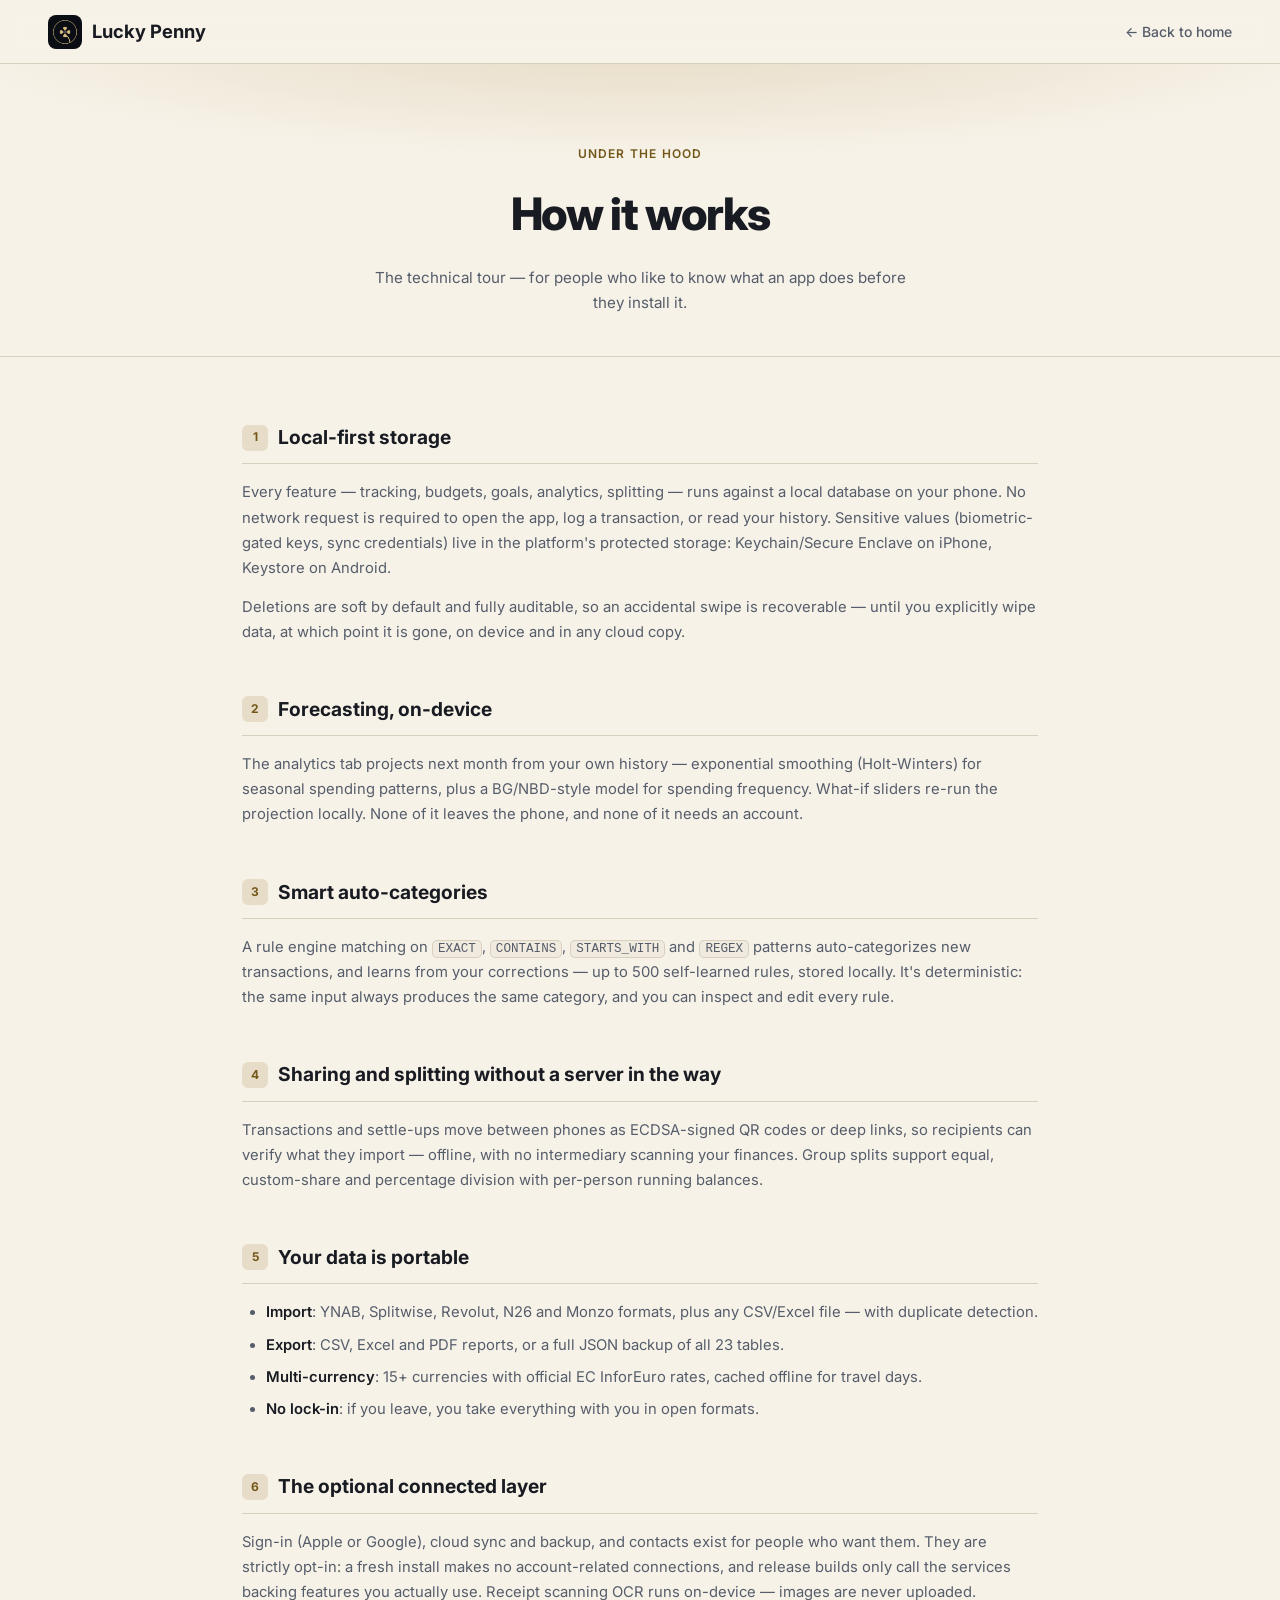
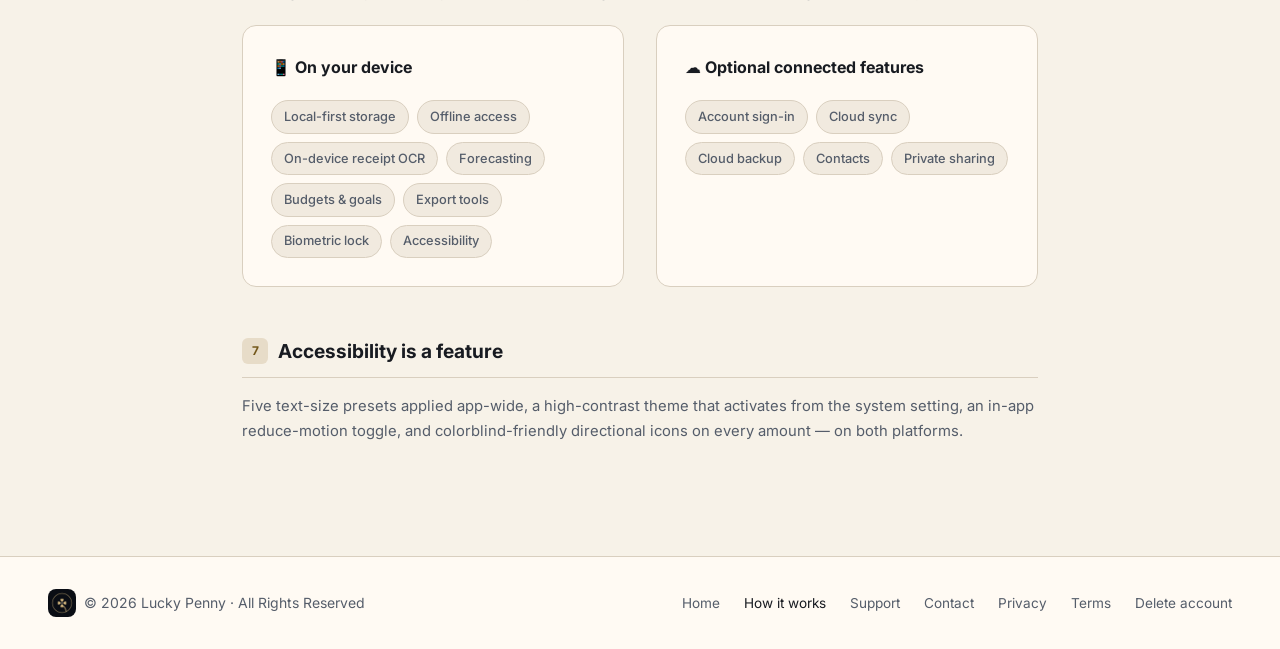
<file: how-it-works.html>
<!DOCTYPE html>
<html lang="en">
<head>
  <meta charset="UTF-8" />
  <meta name="viewport" content="width=device-width, initial-scale=1.0" />
  <title>How it works — Lucky Penny</title>
  <meta name="description" content="The technical side of Lucky Penny: local-first storage, on-device forecasting and receipt scanning, signed offline sharing, and full data portability." />
  <link rel="canonical" href="https://gg-241.github.io/SmartPenny-Website/how-it-works.html" />
  <meta property="og:title" content="How Lucky Penny works" />
  <meta property="og:description" content="Local-first storage, on-device forecasting, signed offline sharing, and export of everything — the technical tour." />
  <meta property="og:type" content="website" />
  <meta property="og:image" content="https://gg-241.github.io/SmartPenny-Website/assets/img/og-image.jpg" />
  <link rel="icon" type="image/png" href="assets/img/lucky-penny-icon.png" />
  <link rel="apple-touch-icon" href="assets/img/lucky-penny-icon.png" />
  <link rel="preconnect" href="https://fonts.googleapis.com" />
  <link rel="preconnect" href="https://fonts.gstatic.com" crossorigin />
  <link href="https://fonts.googleapis.com/css2?family=Inter:wght@400;500;600;700;800&display=swap" rel="stylesheet" />
  <link rel="stylesheet" href="assets/css/theme.css" />
  <style>
    *, *::before, *::after { box-sizing: border-box; margin: 0; padding: 0; }

    body {
      font-family: 'Inter', system-ui, sans-serif;
      background: var(--bg);
      color: var(--text);
      line-height: 1.7;
      -webkit-font-smoothing: antialiased;
    }

    nav {
      position: sticky; top: 0; z-index: 100;
      display: flex; align-items: center; justify-content: space-between;
      padding: 0 clamp(1rem, 5vw, 3rem);
      height: 64px;
      background: var(--nav-bg);
      backdrop-filter: blur(12px);
      border-bottom: 1px solid var(--border);
    }
    .nav-logo { display: flex; align-items: center; gap: 10px; text-decoration: none; }
    .logo-gem { width: 34px; height: 34px; border-radius: 8px; object-fit: contain; }
    .nav-logo span { font-weight: 700; font-size: 1.15rem; color: var(--text); }
    .nav-back {
      color: var(--muted); text-decoration: none; font-size: .875rem;
      font-weight: 500; display: flex; align-items: center; gap: .4rem;
    }
    .nav-back:hover { color: var(--text); }

    .page-hero {
      padding: clamp(3rem, 8vw, 5rem) clamp(1rem, 6vw, 3rem) 2.5rem;
      text-align: center;
      background: var(--hero-glow);
      border-bottom: 1px solid var(--border);
    }
    .page-hero .label {
      font-size: .75rem; font-weight: 600; letter-spacing: .1em; text-transform: uppercase;
      color: var(--accent-text); margin-bottom: .75rem;
    }
    .page-hero h1 {
      font-size: clamp(1.8rem, 4vw, 2.8rem); font-weight: 800;
      letter-spacing: -.03em; margin-bottom: .75rem;
    }
    .page-hero p { color: var(--muted); font-size: .95rem; max-width: 560px; margin: 0 auto; }

    .content-wrap {
      max-width: 860px; margin: 0 auto;
      padding: clamp(2rem, 5vw, 4rem) clamp(1rem, 4vw, 2rem);
    }

    .policy-section { margin-bottom: 3rem; scroll-margin-top: 80px; }
    .policy-section h2 {
      font-size: 1.2rem; font-weight: 700; margin-bottom: 1rem;
      padding-bottom: .6rem; border-bottom: 1px solid var(--border);
      display: flex; align-items: center; gap: .6rem;
    }
    .sec-num {
      display: inline-flex; align-items: center; justify-content: center;
      width: 26px; height: 26px; background: rgb(var(--accent-primary-rgb) / .18);
      color: var(--accent-text); border-radius: 6px;
      font-size: .75rem; font-weight: 700; flex-shrink: 0;
    }
    .policy-section p { color: var(--muted); font-size: .925rem; margin-bottom: .85rem; }
    .policy-section p:last-child { margin-bottom: 0; }
    .policy-section ul {
      color: var(--muted); font-size: .925rem;
      padding-left: 1.5rem; margin-bottom: .85rem;
      display: flex; flex-direction: column; gap: .45rem;
    }
    .policy-section strong { color: var(--text); font-weight: 600; }
    .policy-section code {
      background: var(--surface-2); border: 1px solid var(--border);
      padding: .1em .4em; border-radius: 5px; font-size: .85em;
    }

    .stack-cols {
      display: grid; grid-template-columns: 1fr 1fr; gap: 2rem;
      margin-top: 1.25rem;
    }
    @media (max-width: 600px) { .stack-cols { grid-template-columns: 1fr; } }
    .stack-col {
      background: var(--bg2); border: 1px solid var(--border);
      border-radius: var(--radius); padding: 1.75rem;
    }
    .stack-col h3 { font-size: 1rem; font-weight: 700; margin-bottom: 1.2rem; display: flex; align-items: center; gap: .5rem; }
    .tag-list { display: flex; flex-wrap: wrap; gap: .5rem; }
    .tag {
      padding: .3rem .75rem; background: var(--bg3);
      border: 1px solid var(--border); border-radius: 100px;
      font-size: .8rem; color: var(--muted); font-weight: 500;
    }

    footer {
      background: var(--surface); border-top: 1px solid var(--border);
      padding: 2rem clamp(1rem, 6vw, 3rem);
      display: flex; align-items: center; justify-content: space-between;
      flex-wrap: wrap; gap: 1rem;
    }
    .footer-logo { display: flex; align-items: center; gap: 8px; text-decoration: none; }
    .footer-logo span { color: var(--muted); font-size: .875rem; }
    .footer-links { display: flex; flex-wrap: wrap; gap: .6rem 1.5rem; }
    .footer-links a { color: var(--muted); font-size: .85rem; text-decoration: none; }
    .footer-links a:hover, .footer-links a[aria-current="page"] { color: var(--text); }
  </style>
<!-- Cookieless visit and click counts; see privacy.html section 12. -->
<script defer src="https://cloud.umami.is/script.js" data-website-id="5c60fb75-4c11-4f28-b2e4-7a822c459c5e"></script>
</head>
<body>
<nav>
  <a class="nav-logo" href="index.html">
    <img class="logo-gem" src="assets/img/lucky-penny-icon.png" alt="Lucky Penny logo" />
    <span>Lucky Penny</span>
  </a>
  <a class="nav-back" href="index.html">← Back to home</a>
</nav>
<div class="page-hero">
  <p class="label">Under the hood</p>
  <h1>How it works</h1>
  <p>The technical tour — for people who like to know what an app does before they install it.</p>
</div>
<div class="content-wrap">

  <div class="policy-section">
    <h2><span class="sec-num">1</span> Local-first storage</h2>
    <p>Every feature — tracking, budgets, goals, analytics, splitting — runs against a local database on your phone. No network request is required to open the app, log a transaction, or read your history. Sensitive values (biometric-gated keys, sync credentials) live in the platform's protected storage: Keychain/Secure Enclave on iPhone, Keystore on Android.</p>
    <p>Deletions are soft by default and fully auditable, so an accidental swipe is recoverable — until you explicitly wipe data, at which point it is gone, on device and in any cloud copy.</p>
  </div>

  <div class="policy-section">
    <h2><span class="sec-num">2</span> Forecasting, on-device</h2>
    <p>The analytics tab projects next month from your own history — exponential smoothing (Holt-Winters) for seasonal spending patterns, plus a BG/NBD-style model for spending frequency. What-if sliders re-run the projection locally. None of it leaves the phone, and none of it needs an account.</p>
  </div>

  <div class="policy-section">
    <h2><span class="sec-num">3</span> Smart auto-categories</h2>
    <p>A rule engine matching on <code>EXACT</code>, <code>CONTAINS</code>, <code>STARTS_WITH</code> and <code>REGEX</code> patterns auto-categorizes new transactions, and learns from your corrections — up to 500 self-learned rules, stored locally. It's deterministic: the same input always produces the same category, and you can inspect and edit every rule.</p>
  </div>

  <div class="policy-section">
    <h2><span class="sec-num">4</span> Sharing and splitting without a server in the way</h2>
    <p>Transactions and settle-ups move between phones as ECDSA-signed QR codes or deep links, so recipients can verify what they import — offline, with no intermediary scanning your finances. Group splits support equal, custom-share and percentage division with per-person running balances.</p>
  </div>

  <div class="policy-section">
    <h2><span class="sec-num">5</span> Your data is portable</h2>
    <ul>
      <li><strong>Import</strong>: YNAB, Splitwise, Revolut, N26 and Monzo formats, plus any CSV/Excel file — with duplicate detection.</li>
      <li><strong>Export</strong>: CSV, Excel and PDF reports, or a full JSON backup of all 23 tables.</li>
      <li><strong>Multi-currency</strong>: 15+ currencies with official EC InforEuro rates, cached offline for travel days.</li>
      <li><strong>No lock-in</strong>: if you leave, you take everything with you in open formats.</li>
    </ul>
  </div>

  <div class="policy-section">
    <h2><span class="sec-num">6</span> The optional connected layer</h2>
    <p>Sign-in (Apple or Google), cloud sync and backup, and contacts exist for people who want them. They are strictly opt-in: a fresh install makes no account-related connections, and release builds only call the services backing features you actually use. Receipt scanning OCR runs on-device — images are never uploaded.</p>
    <div class="stack-cols">
      <div class="stack-col">
        <h3>📱 On your device</h3>
        <div class="tag-list">
          <span class="tag">Local-first storage</span>
          <span class="tag">Offline access</span>
          <span class="tag">On-device receipt OCR</span>
          <span class="tag">Forecasting</span>
          <span class="tag">Budgets &amp; goals</span>
          <span class="tag">Export tools</span>
          <span class="tag">Biometric lock</span>
          <span class="tag">Accessibility</span>
        </div>
      </div>
      <div class="stack-col">
        <h3>☁️ Optional connected features</h3>
        <div class="tag-list">
          <span class="tag">Account sign-in</span>
          <span class="tag">Cloud sync</span>
          <span class="tag">Cloud backup</span>
          <span class="tag">Contacts</span>
          <span class="tag">Private sharing</span>
        </div>
      </div>
    </div>
  </div>

  <div class="policy-section">
    <h2><span class="sec-num">7</span> Accessibility is a feature</h2>
    <p>Five text-size presets applied app-wide, a high-contrast theme that activates from the system setting, an in-app reduce-motion toggle, and colorblind-friendly directional icons on every amount — on both platforms.</p>
  </div>

</div>
<footer>
  <div class="footer-logo">
    <img class="logo-gem" src="assets/img/lucky-penny-icon.png" alt="Lucky Penny logo" style="width:28px;height:28px;" />
    <span>&copy; 2026 Lucky Penny &middot; All Rights Reserved</span>
  </div>
  <div class="footer-links">
    <a href="index.html">Home</a>
    <a href="how-it-works.html" aria-current="page">How it works</a>
    <a href="support.html">Support</a>
    <a href="contact.html">Contact</a>
    <a href="privacy.html">Privacy</a>
    <a href="terms.html">Terms</a>
    <a href="delete-account.html">Delete account</a>
  </div>
</footer>
</body>
</html>
</file>
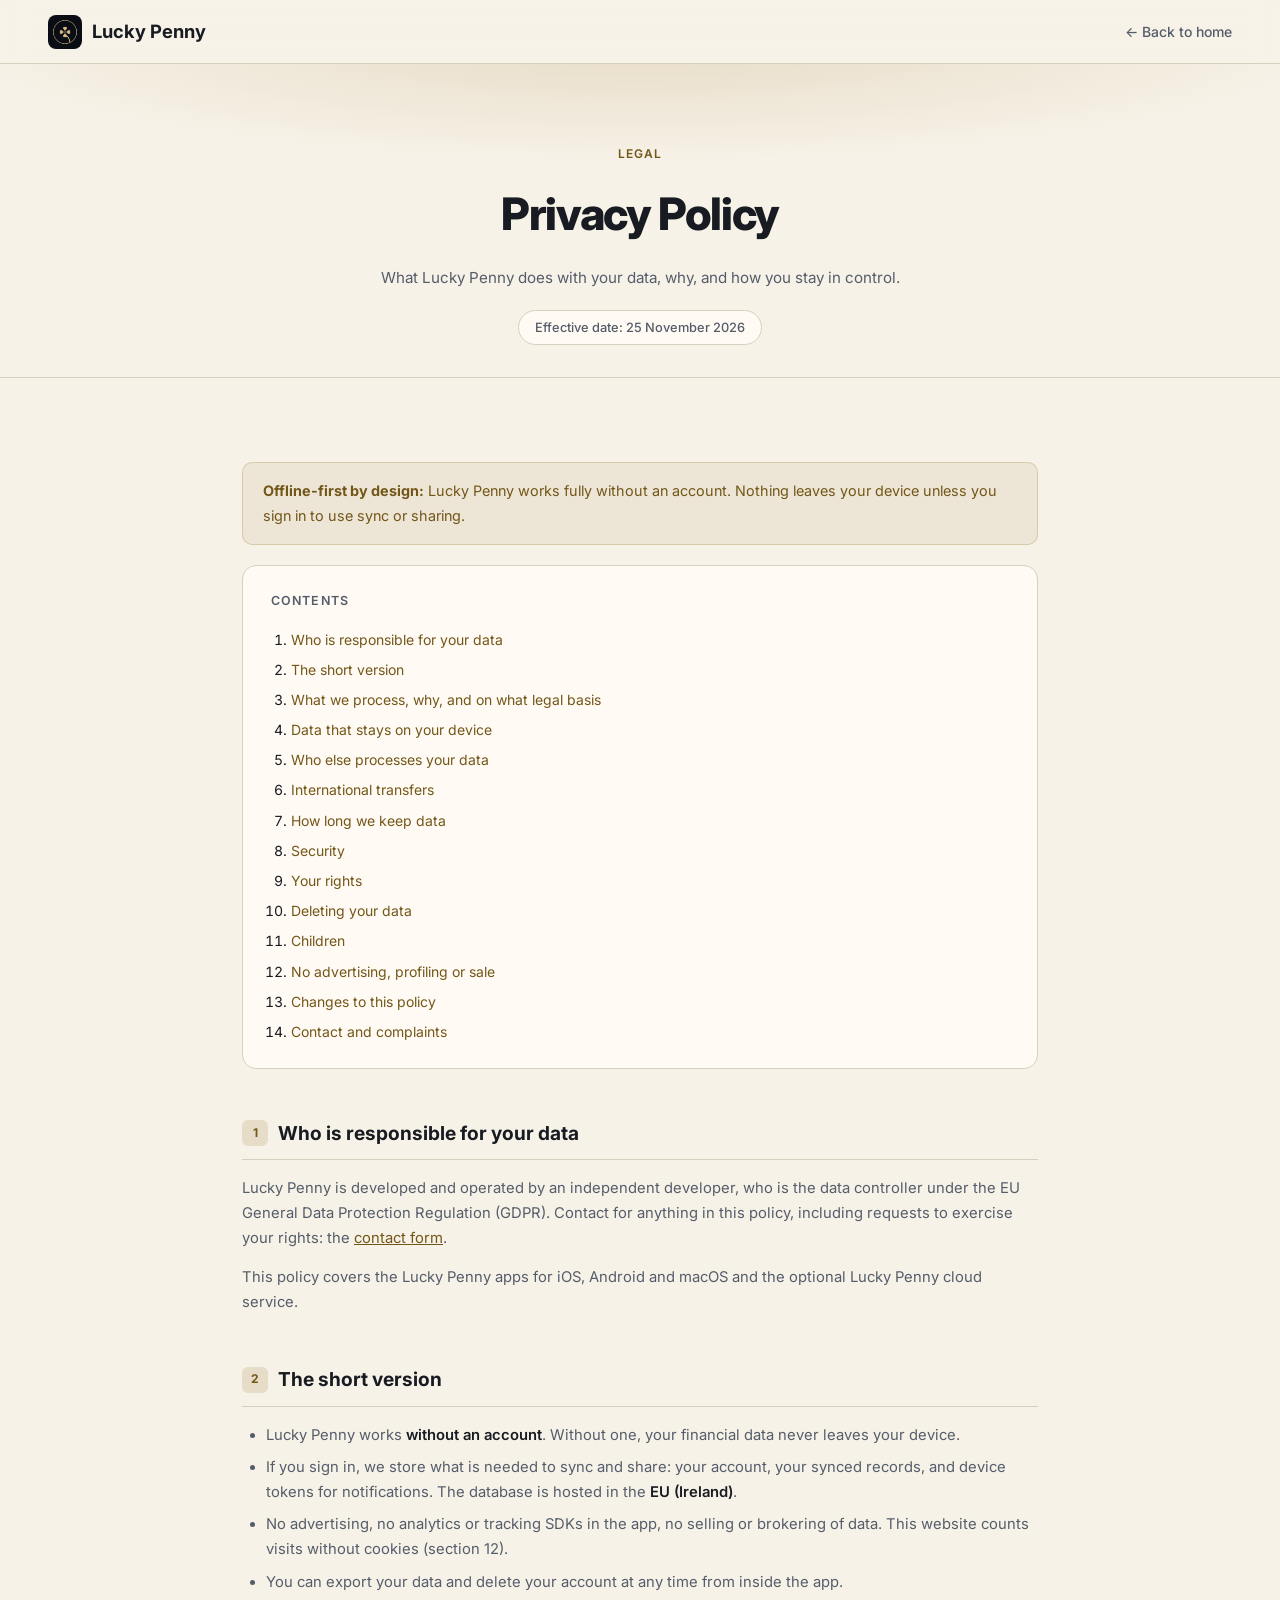
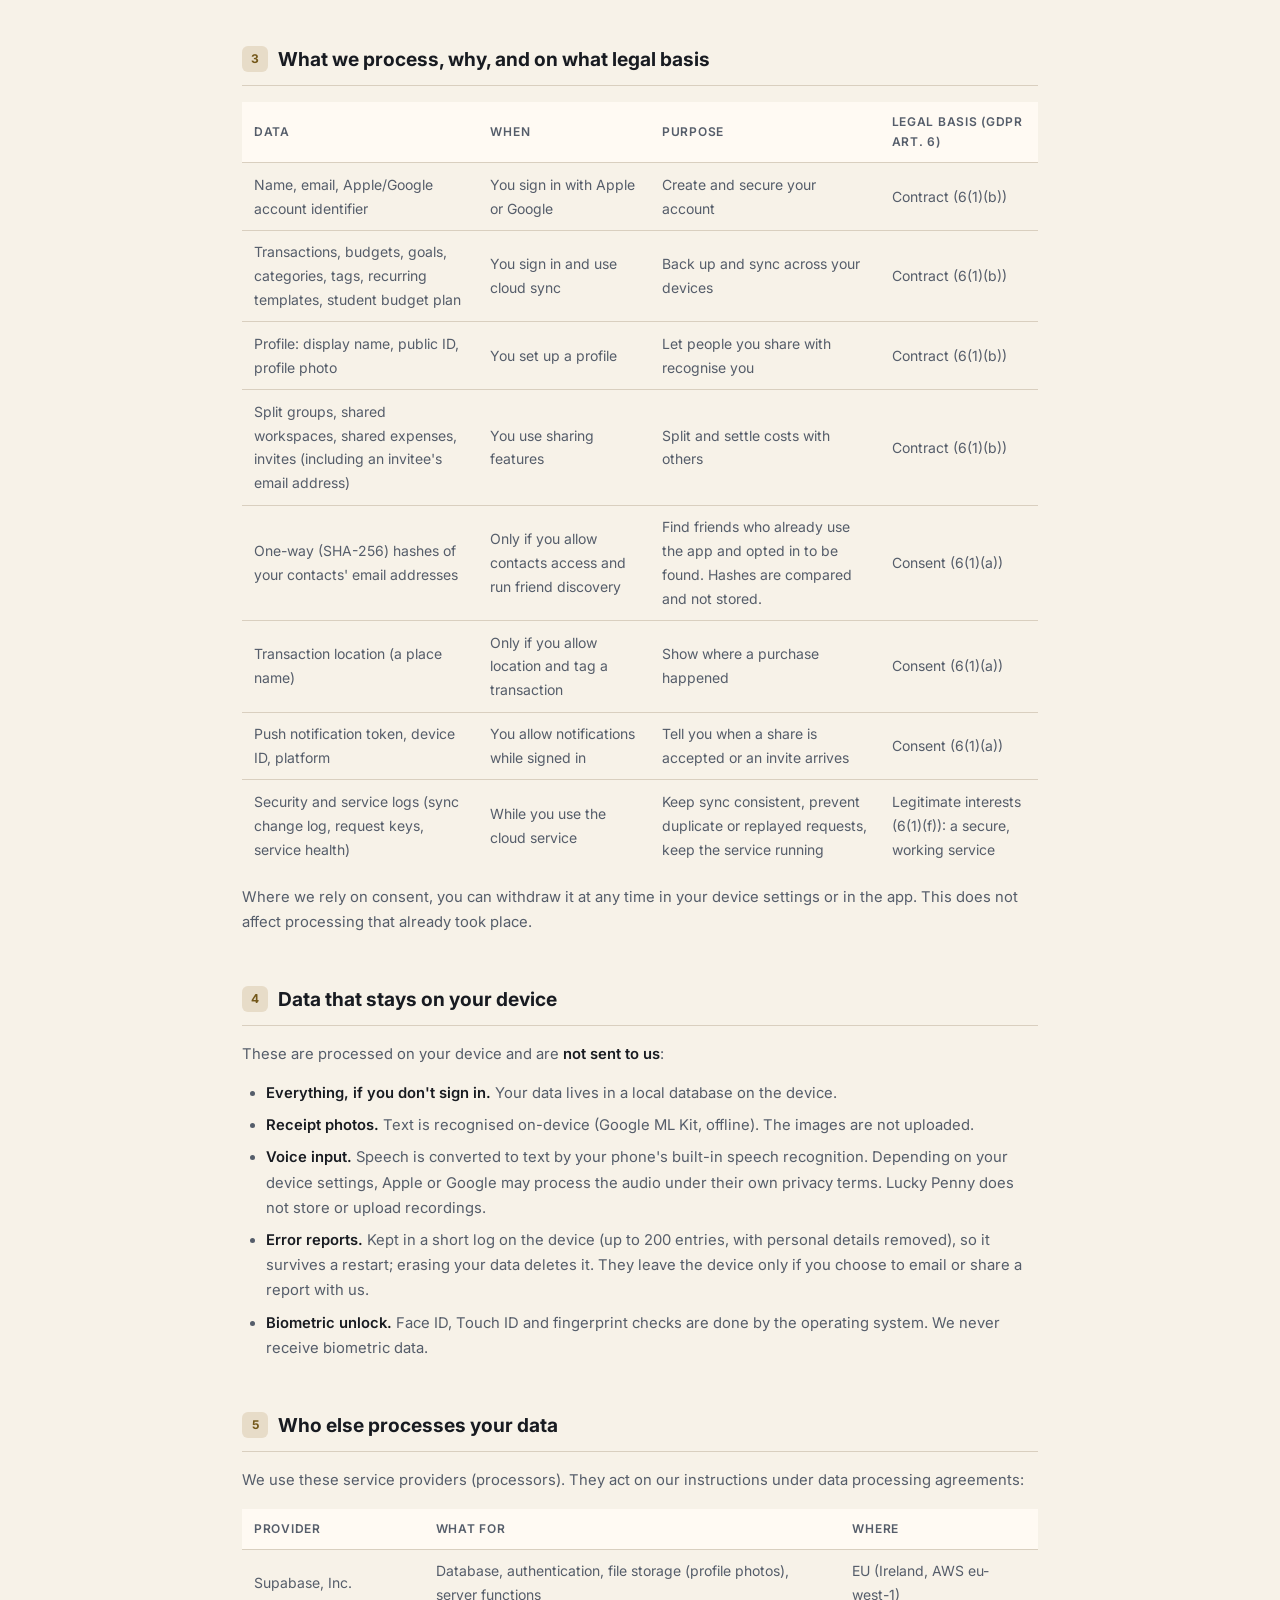
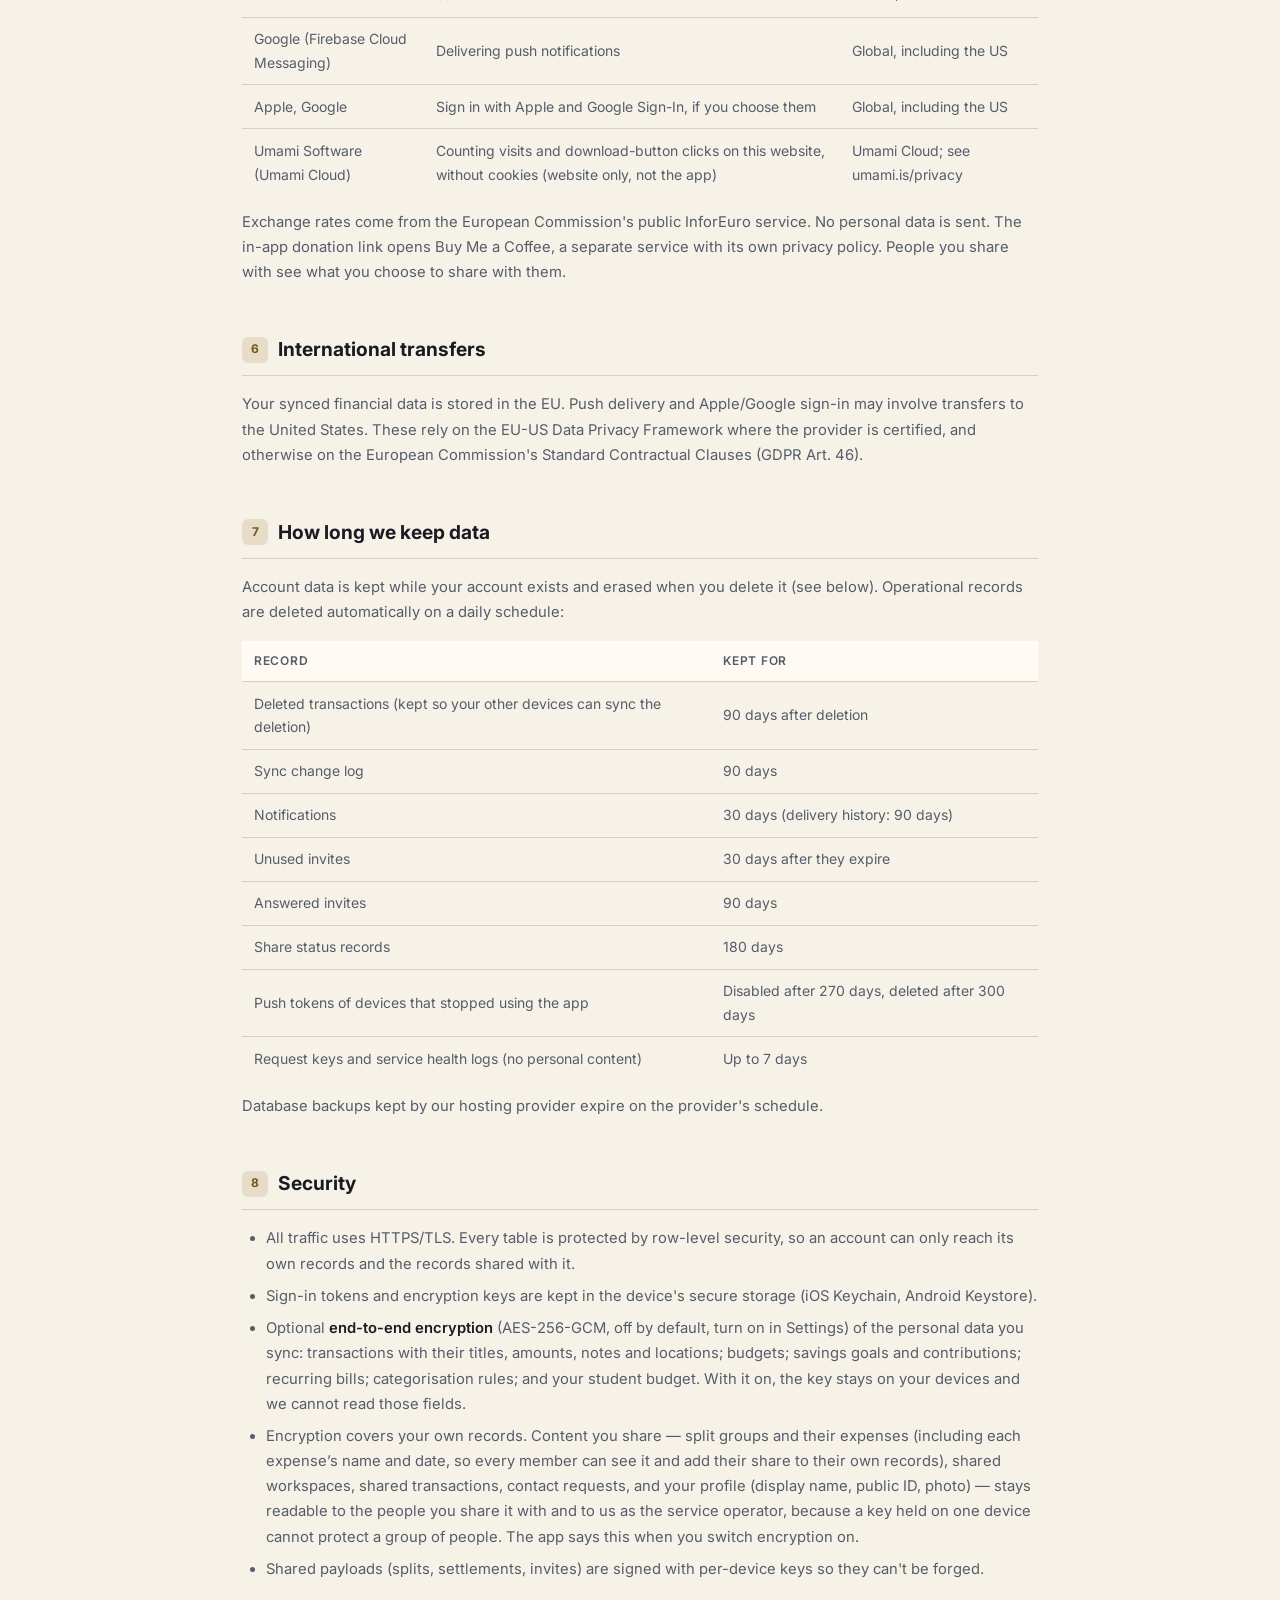
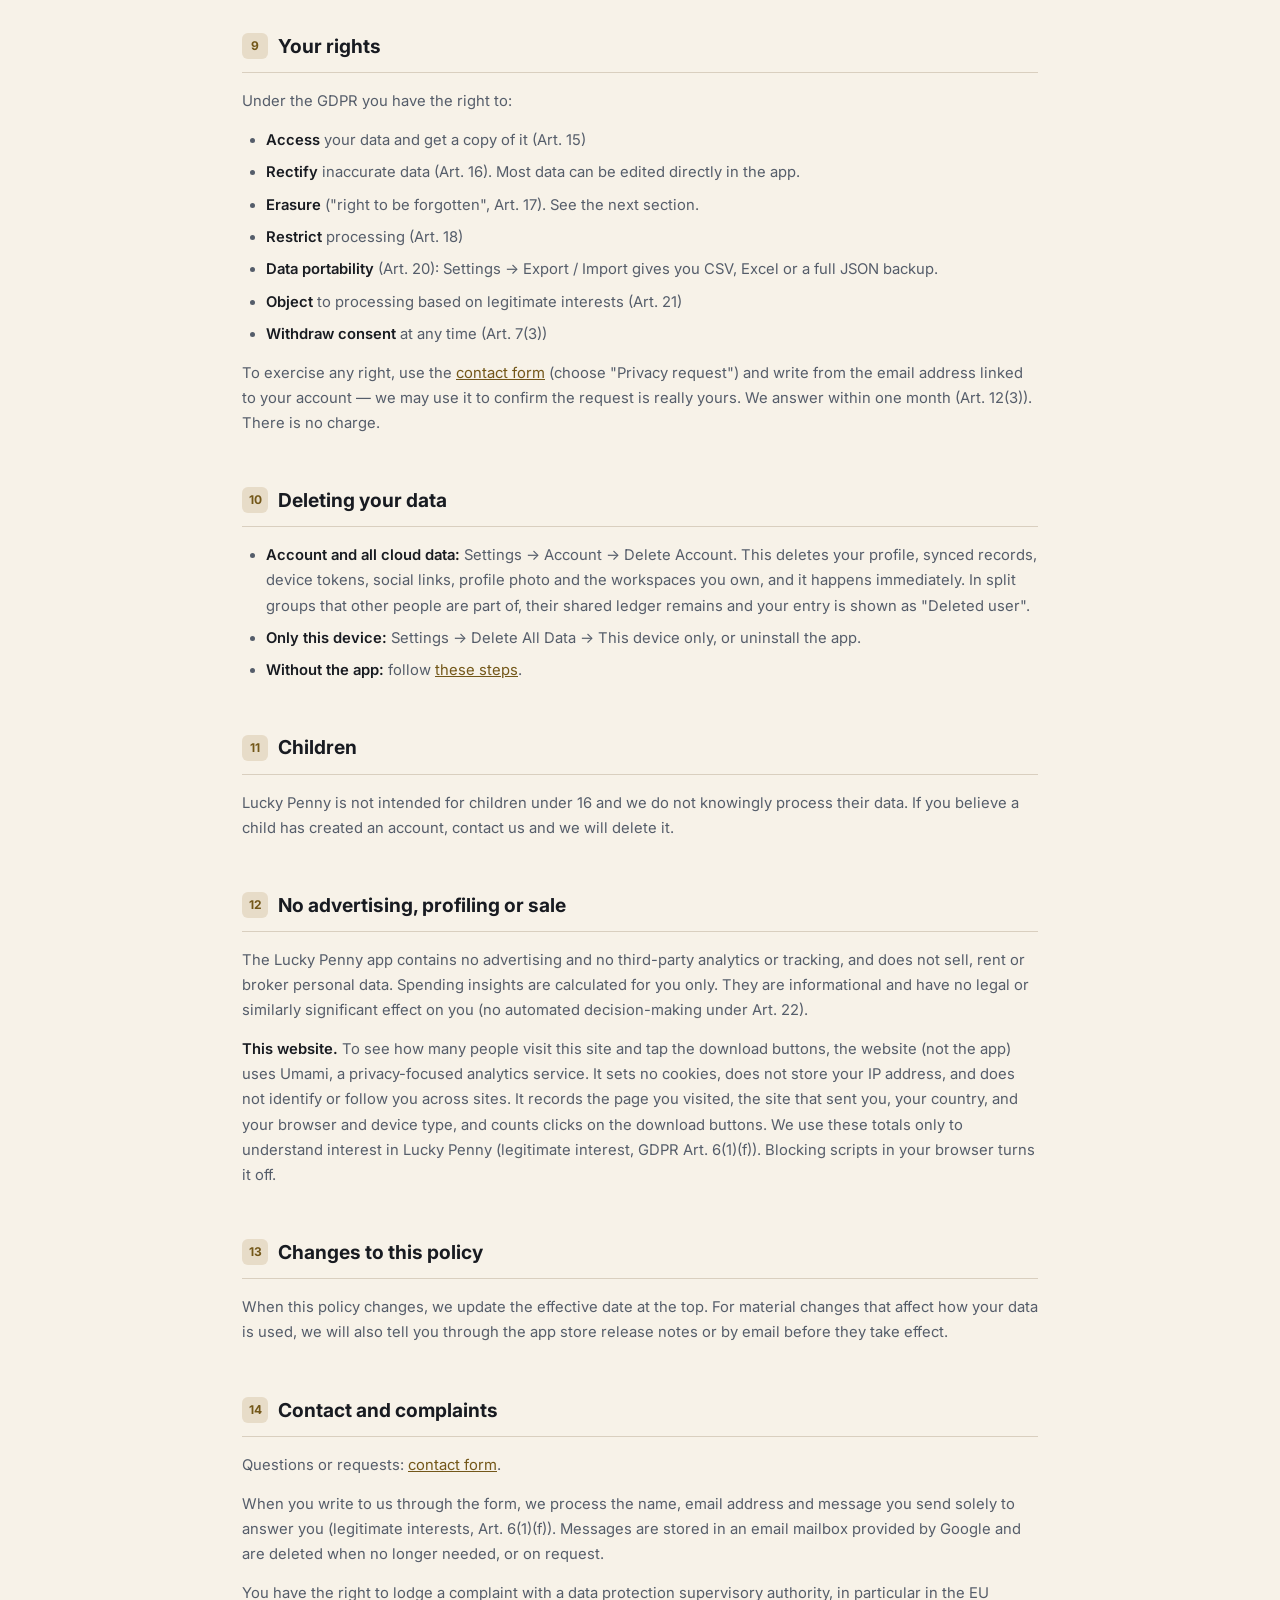
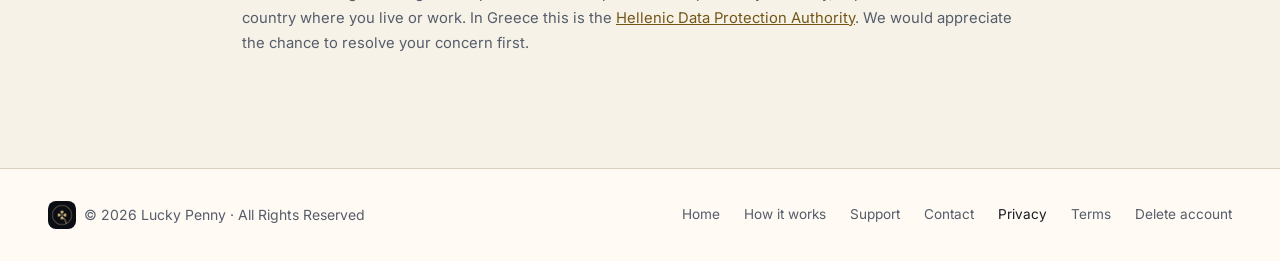
<file: privacy.html>
<!DOCTYPE html>
<html lang="en">
<head>
  <meta charset="UTF-8" />
  <meta name="viewport" content="width=device-width, initial-scale=1.0" />
  <title>Privacy Policy - Lucky Penny</title>
  <meta name="description" content="Privacy Policy for the Lucky Penny personal finance app, including your rights under the GDPR." />
  <meta property="og:image" content="assets/img/lucky-penny-icon.png" />
  <link rel="icon" type="image/png" href="assets/img/lucky-penny-icon.png" />
  <link rel="apple-touch-icon" href="assets/img/lucky-penny-icon.png" />
  <link rel="preconnect" href="https://fonts.googleapis.com" />
  <link rel="preconnect" href="https://fonts.gstatic.com" crossorigin />
  <link href="https://fonts.googleapis.com/css2?family=Inter:wght@400;500;600;700;800&display=swap" rel="stylesheet" />
  <link rel="stylesheet" href="assets/css/theme.css" />
  <style>
    *, *::before, *::after { box-sizing: border-box; margin: 0; padding: 0; }

    body {
      font-family: 'Inter', system-ui, sans-serif;
      background: var(--bg);
      color: var(--text);
      line-height: 1.7;
      -webkit-font-smoothing: antialiased;
    }

    nav {
      position: sticky; top: 0; z-index: 100;
      display: flex; align-items: center; justify-content: space-between;
      padding: 0 clamp(1rem, 5vw, 3rem);
      height: 64px;
      background: var(--nav-bg);
      backdrop-filter: blur(12px);
      border-bottom: 1px solid var(--border);
    }
    .nav-logo { display: flex; align-items: center; gap: 10px; text-decoration: none; }
    .logo-gem { width: 34px; height: 34px; border-radius: 8px; object-fit: contain; }
    .nav-logo span { font-weight: 700; font-size: 1.15rem; color: var(--text); }
    .nav-back {
      color: var(--muted); text-decoration: none; font-size: .875rem;
      font-weight: 500; display: flex; align-items: center; gap: .4rem;
    }
    .nav-back:hover { color: var(--text); }

    .page-hero {
      padding: clamp(3rem, 8vw, 5rem) clamp(1rem, 6vw, 3rem) 2rem;
      text-align: center;
      background: var(--hero-glow);
      border-bottom: 1px solid var(--border);
    }
    .page-hero .label {
      font-size: .75rem; font-weight: 600; letter-spacing: .1em; text-transform: uppercase;
      color: var(--accent-text); margin-bottom: .75rem;
    }
    .page-hero h1 {
      font-size: clamp(1.8rem, 4vw, 2.8rem); font-weight: 800;
      letter-spacing: -.03em; margin-bottom: .75rem;
    }
    .page-hero p { color: var(--muted); font-size: .95rem; max-width: 520px; margin: 0 auto; }
    .effective-badge {
      display: inline-block; margin-top: 1.25rem;
      background: var(--surface); border: 1px solid var(--border);
      border-radius: 100px; padding: .35rem 1rem;
      font-size: .8rem; color: var(--muted); font-weight: 500;
    }

    .content-wrap {
      max-width: 860px; margin: 0 auto;
      padding: clamp(2rem, 5vw, 4rem) clamp(1rem, 4vw, 2rem);
    }

    .toc {
      background: var(--surface); border: 1px solid var(--border);
      border-radius: var(--radius); padding: 1.5rem 1.75rem;
      margin-bottom: 3rem;
    }
    .toc h2 {
      font-size: .78rem; font-weight: 600; letter-spacing: .09em;
      text-transform: uppercase; color: var(--muted); margin-bottom: 1rem;
    }
    .toc ol { padding-left: 1.25rem; display: flex; flex-direction: column; gap: .4rem; }
    .toc li { font-size: .875rem; }
    .toc a { color: var(--accent-text); text-decoration: none; }
    .toc a:hover { text-decoration: underline; }

    .policy-section { margin-bottom: 3rem; scroll-margin-top: 80px; }
    .policy-section h2 {
      font-size: 1.2rem; font-weight: 700; margin-bottom: 1rem;
      padding-bottom: .6rem; border-bottom: 1px solid var(--border);
      display: flex; align-items: center; gap: .6rem;
    }
    .sec-num {
      display: inline-flex; align-items: center; justify-content: center;
      width: 26px; height: 26px; background: rgb(var(--accent-primary-rgb) / .18);
      color: var(--accent-text); border-radius: 6px;
      font-size: .75rem; font-weight: 700; flex-shrink: 0;
    }
    .policy-section p { color: var(--muted); font-size: .925rem; margin-bottom: .85rem; }
    .policy-section p:last-child { margin-bottom: 0; }
    .policy-section ul, .policy-section ol {
      color: var(--muted); font-size: .925rem;
      padding-left: 1.5rem; margin-bottom: .85rem;
      display: flex; flex-direction: column; gap: .45rem;
    }
    .policy-section strong { color: var(--text); font-weight: 600; }

    .callout {
      border-radius: 10px; padding: 1rem 1.25rem;
      margin: 1.25rem 0; font-size: .9rem;
      background: var(--callout-info-bg); border: 1px solid var(--callout-info-border);
      color: var(--callout-info-text);
    }
    .callout strong { color: inherit; font-weight: 700; }

    .table-scroll { overflow-x: auto; -webkit-overflow-scrolling: touch; margin: 1rem 0 .85rem; }
    .table-scroll .data-table { margin: 0; min-width: 36rem; }
    .data-table {
      width: 100%; border-collapse: collapse;
      margin: 1rem 0 .85rem; font-size: .875rem;
    }
    .data-table th {
      font-size: .75rem; font-weight: 600; letter-spacing: .06em; text-transform: uppercase;
      color: var(--muted); padding: .6rem .75rem; text-align: left;
      border-bottom: 1px solid var(--border); background: var(--surface);
    }
    .data-table td {
      padding: .6rem .75rem; border-bottom: 1px solid var(--border); color: var(--muted);
    }
    .data-table tr:last-child td { border-bottom: none; }

    footer {
      background: var(--surface); border-top: 1px solid var(--border);
      padding: 2rem clamp(1rem, 6vw, 3rem);
      display: flex; align-items: center; justify-content: space-between;
      flex-wrap: wrap; gap: 1rem;
    }
    .footer-logo { display: flex; align-items: center; gap: 8px; text-decoration: none; }
    .footer-logo span { color: var(--muted); font-size: .875rem; }
    .footer-links { display: flex; flex-wrap: wrap; gap: .6rem 1.5rem; }
    .footer-links a { color: var(--muted); font-size: .85rem; text-decoration: none; }
    .footer-links a:hover, .footer-links a[aria-current="page"] { color: var(--text); }
  </style>
<!-- Cookieless visit and click counts; see privacy.html section 12. -->
<script defer src="https://cloud.umami.is/script.js" data-website-id="5c60fb75-4c11-4f28-b2e4-7a822c459c5e"></script>
</head>
<body>
<nav>
  <a class="nav-logo" href="index.html">
    <img class="logo-gem" src="assets/img/lucky-penny-icon.png" alt="Lucky Penny logo" />
    <span>Lucky Penny</span>
  </a>
  <a class="nav-back" href="index.html">← Back to home</a>
</nav>
<div class="page-hero">
  <p class="label">Legal</p>
  <h1>Privacy Policy</h1>
  <p>What Lucky Penny does with your data, why, and how you stay in control.</p>
  <span class="effective-badge">Effective date: 25 November 2026</span>
</div>
<div class="content-wrap">
  <div class="callout">
    <strong>Offline-first by design:</strong> Lucky Penny works fully without an account. Nothing leaves your device unless you sign in to use sync or sharing.
  </div>
  <div class="toc">
    <h2>Contents</h2>
    <ol>
      <li><a href="#s1">Who is responsible for your data</a></li>
      <li><a href="#s2">The short version</a></li>
      <li><a href="#s3">What we process, why, and on what legal basis</a></li>
      <li><a href="#s4">Data that stays on your device</a></li>
      <li><a href="#s5">Who else processes your data</a></li>
      <li><a href="#s6">International transfers</a></li>
      <li><a href="#s7">How long we keep data</a></li>
      <li><a href="#s8">Security</a></li>
      <li><a href="#s9">Your rights</a></li>
      <li><a href="#s10">Deleting your data</a></li>
      <li><a href="#s11">Children</a></li>
      <li><a href="#s12">No advertising, profiling or sale</a></li>
      <li><a href="#s13">Changes to this policy</a></li>
      <li><a href="#s14">Contact and complaints</a></li>
    </ol>
  </div>
  <div class="policy-section" id="s1">
    <h2><span class="sec-num">1</span> Who is responsible for your data</h2>
    <p>Lucky Penny is developed and operated by an independent developer, who is the data controller under the EU General Data Protection Regulation (GDPR). Contact for anything in this policy, including requests to exercise your rights: the <a href="contact.html?topic=privacy" style="color:var(--accent-text)">contact form</a>.</p>
<p>This policy covers the Lucky Penny apps for iOS, Android and macOS and the optional Lucky Penny cloud service.</p>
  </div>
  <div class="policy-section" id="s2">
    <h2><span class="sec-num">2</span> The short version</h2>
    <ul>
<li>Lucky Penny works <strong>without an account</strong>. Without one, your financial data never leaves your device.</li>
<li>If you sign in, we store what is needed to sync and share: your account, your synced records, and device tokens for notifications. The database is hosted in the <strong>EU (Ireland)</strong>.</li>
<li>No advertising, no analytics or tracking SDKs in the app, no selling or brokering of data. This website counts visits without cookies (section 12).</li>
<li>You can export your data and delete your account at any time from inside the app.</li>
</ul>
  </div>
  <div class="policy-section" id="s3">
    <h2><span class="sec-num">3</span> What we process, why, and on what legal basis</h2>
    <div class="table-scroll"><table class="data-table">
<thead><tr><th>Data</th><th>When</th><th>Purpose</th><th>Legal basis (GDPR Art. 6)</th></tr></thead>
<tbody>
<tr><td>Name, email, Apple/Google account identifier</td><td>You sign in with Apple or Google</td><td>Create and secure your account</td><td>Contract (6(1)(b))</td></tr>
<tr><td>Transactions, budgets, goals, categories, tags, recurring templates, student budget plan</td><td>You sign in and use cloud sync</td><td>Back up and sync across your devices</td><td>Contract (6(1)(b))</td></tr>
<tr><td>Profile: display name, public ID, profile photo</td><td>You set up a profile</td><td>Let people you share with recognise you</td><td>Contract (6(1)(b))</td></tr>
<tr><td>Split groups, shared workspaces, shared expenses, invites (including an invitee's email address)</td><td>You use sharing features</td><td>Split and settle costs with others</td><td>Contract (6(1)(b))</td></tr>
<tr><td>One-way (SHA-256) hashes of your contacts' email addresses</td><td>Only if you allow contacts access and run friend discovery</td><td>Find friends who already use the app and opted in to be found. Hashes are compared and not stored.</td><td>Consent (6(1)(a))</td></tr>
<tr><td>Transaction location (a place name)</td><td>Only if you allow location and tag a transaction</td><td>Show where a purchase happened</td><td>Consent (6(1)(a))</td></tr>
<tr><td>Push notification token, device ID, platform</td><td>You allow notifications while signed in</td><td>Tell you when a share is accepted or an invite arrives</td><td>Consent (6(1)(a))</td></tr>
<tr><td>Security and service logs (sync change log, request keys, service health)</td><td>While you use the cloud service</td><td>Keep sync consistent, prevent duplicate or replayed requests, keep the service running</td><td>Legitimate interests (6(1)(f)): a secure, working service</td></tr>
</tbody>
</table></div>
<p>Where we rely on consent, you can withdraw it at any time in your device settings or in the app. This does not affect processing that already took place.</p>
  </div>
  <div class="policy-section" id="s4">
    <h2><span class="sec-num">4</span> Data that stays on your device</h2>
    <p>These are processed on your device and are <strong>not sent to us</strong>:</p>
<ul>
<li><strong>Everything, if you don't sign in.</strong> Your data lives in a local database on the device.</li>
<li><strong>Receipt photos.</strong> Text is recognised on-device (Google ML Kit, offline). The images are not uploaded.</li>
<li><strong>Voice input.</strong> Speech is converted to text by your phone's built-in speech recognition. Depending on your device settings, Apple or Google may process the audio under their own privacy terms. Lucky Penny does not store or upload recordings.</li>
<li><strong>Error reports.</strong> Kept in a short log on the device (up to 200 entries, with personal details removed), so it survives a restart; erasing your data deletes it. They leave the device only if you choose to email or share a report with us.</li>
<li><strong>Biometric unlock.</strong> Face ID, Touch ID and fingerprint checks are done by the operating system. We never receive biometric data.</li>
</ul>
  </div>
  <div class="policy-section" id="s5">
    <h2><span class="sec-num">5</span> Who else processes your data</h2>
    <p>We use these service providers (processors). They act on our instructions under data processing agreements:</p>
<div class="table-scroll"><table class="data-table">
<thead><tr><th>Provider</th><th>What for</th><th>Where</th></tr></thead>
<tbody>
<tr><td>Supabase, Inc.</td><td>Database, authentication, file storage (profile photos), server functions</td><td>EU (Ireland, AWS eu-west-1)</td></tr>
<tr><td>Google (Firebase Cloud Messaging)</td><td>Delivering push notifications</td><td>Global, including the US</td></tr>
<tr><td>Apple, Google</td><td>Sign in with Apple and Google Sign-In, if you choose them</td><td>Global, including the US</td></tr>
<tr><td>Umami Software (Umami Cloud)</td><td>Counting visits and download-button clicks on this website, without cookies (website only, not the app)</td><td>Umami Cloud; see umami.is/privacy</td></tr>
</tbody>
</table></div>
<p>Exchange rates come from the European Commission's public InforEuro service. No personal data is sent. The in-app donation link opens Buy Me a Coffee, a separate service with its own privacy policy. People you share with see what you choose to share with them.</p>
  </div>
  <div class="policy-section" id="s6">
    <h2><span class="sec-num">6</span> International transfers</h2>
    <p>Your synced financial data is stored in the EU. Push delivery and Apple/Google sign-in may involve transfers to the United States. These rely on the EU-US Data Privacy Framework where the provider is certified, and otherwise on the European Commission's Standard Contractual Clauses (GDPR Art. 46).</p>
  </div>
  <div class="policy-section" id="s7">
    <h2><span class="sec-num">7</span> How long we keep data</h2>
    <p>Account data is kept while your account exists and erased when you delete it (see below). Operational records are deleted automatically on a daily schedule:</p>
<div class="table-scroll"><table class="data-table">
<thead><tr><th>Record</th><th>Kept for</th></tr></thead>
<tbody>
<tr><td>Deleted transactions (kept so your other devices can sync the deletion)</td><td>90 days after deletion</td></tr>
<tr><td>Sync change log</td><td>90 days</td></tr>
<tr><td>Notifications</td><td>30 days (delivery history: 90 days)</td></tr>
<tr><td>Unused invites</td><td>30 days after they expire</td></tr>
<tr><td>Answered invites</td><td>90 days</td></tr>
<tr><td>Share status records</td><td>180 days</td></tr>
<tr><td>Push tokens of devices that stopped using the app</td><td>Disabled after 270 days, deleted after 300 days</td></tr>
<tr><td>Request keys and service health logs (no personal content)</td><td>Up to 7 days</td></tr>
</tbody>
</table></div>
<p>Database backups kept by our hosting provider expire on the provider's schedule.</p>
  </div>
  <div class="policy-section" id="s8">
    <h2><span class="sec-num">8</span> Security</h2>
    <ul>
<li>All traffic uses HTTPS/TLS. Every table is protected by row-level security, so an account can only reach its own records and the records shared with it.</li>
<li>Sign-in tokens and encryption keys are kept in the device's secure storage (iOS Keychain, Android Keystore).</li>
<li>Optional <strong>end-to-end encryption</strong> (AES-256-GCM, off by default, turn on in Settings) of the personal data you sync: transactions with their titles, amounts, notes and locations; budgets; savings goals and contributions; recurring bills; categorisation rules; and your student budget. With it on, the key stays on your devices and we cannot read those fields.</li>
<li>Encryption covers your own records. Content you share &mdash; split groups and their expenses (including each expense&rsquo;s name and date, so every member can see it and add their share to their own records), shared workspaces, shared transactions, contact requests, and your profile (display name, public ID, photo) &mdash; stays readable to the people you share it with and to us as the service operator, because a key held on one device cannot protect a group of people. The app says this when you switch encryption on.</li>
<li>Shared payloads (splits, settlements, invites) are signed with per-device keys so they can't be forged.</li>
</ul>
  </div>
  <div class="policy-section" id="s9">
    <h2><span class="sec-num">9</span> Your rights</h2>
    <p>Under the GDPR you have the right to:</p>
<ul>
<li><strong>Access</strong> your data and get a copy of it (Art. 15)</li>
<li><strong>Rectify</strong> inaccurate data (Art. 16). Most data can be edited directly in the app.</li>
<li><strong>Erasure</strong> ("right to be forgotten", Art. 17). See the next section.</li>
<li><strong>Restrict</strong> processing (Art. 18)</li>
<li><strong>Data portability</strong> (Art. 20): Settings -&gt; Export / Import gives you CSV, Excel or a full JSON backup.</li>
<li><strong>Object</strong> to processing based on legitimate interests (Art. 21)</li>
<li><strong>Withdraw consent</strong> at any time (Art. 7(3))</li>
</ul>
<p>To exercise any right, use the <a href="contact.html?topic=privacy" style="color:var(--accent-text)">contact form</a> (choose "Privacy request") and write from the email address linked to your account — we may use it to confirm the request is really yours. We answer within one month (Art. 12(3)). There is no charge.</p>
  </div>
  <div class="policy-section" id="s10">
    <h2><span class="sec-num">10</span> Deleting your data</h2>
    <ul>
<li><strong>Account and all cloud data:</strong> Settings -&gt; Account -&gt; Delete Account. This deletes your profile, synced records, device tokens, social links, profile photo and the workspaces you own, and it happens immediately. In split groups that other people are part of, their shared ledger remains and your entry is shown as "Deleted user".</li>
<li><strong>Only this device:</strong> Settings -&gt; Delete All Data -&gt; This device only, or uninstall the app.</li>
<li><strong>Without the app:</strong> follow <a href="delete-account.html" style="color:var(--accent-text)">these steps</a>.</li>
</ul>
  </div>
  <div class="policy-section" id="s11">
    <h2><span class="sec-num">11</span> Children</h2>
    <p>Lucky Penny is not intended for children under 16 and we do not knowingly process their data. If you believe a child has created an account, contact us and we will delete it.</p>
  </div>
  <div class="policy-section" id="s12">
    <h2><span class="sec-num">12</span> No advertising, profiling or sale</h2>
    <p>The Lucky Penny app contains no advertising and no third-party analytics or tracking, and does not sell, rent or broker personal data. Spending insights are calculated for you only. They are informational and have no legal or similarly significant effect on you (no automated decision-making under Art. 22).</p>
    <p><strong>This website.</strong> To see how many people visit this site and tap the download buttons, the website (not the app) uses Umami, a privacy-focused analytics service. It sets no cookies, does not store your IP address, and does not identify or follow you across sites. It records the page you visited, the site that sent you, your country, and your browser and device type, and counts clicks on the download buttons. We use these totals only to understand interest in Lucky Penny (legitimate interest, GDPR Art. 6(1)(f)). Blocking scripts in your browser turns it off.</p>
  </div>
  <div class="policy-section" id="s13">
    <h2><span class="sec-num">13</span> Changes to this policy</h2>
    <p>When this policy changes, we update the effective date at the top. For material changes that affect how your data is used, we will also tell you through the app store release notes or by email before they take effect.</p>
  </div>
  <div class="policy-section" id="s14">
    <h2><span class="sec-num">14</span> Contact and complaints</h2>
    <p>Questions or requests: <a href="contact.html" style="color:var(--accent-text)">contact form</a>.</p>
<p>When you write to us through the form, we process the name, email address and message you send solely to answer you (legitimate interests, Art. 6(1)(f)). Messages are stored in an email mailbox provided by Google and are deleted when no longer needed, or on request.</p>
<p>You have the right to lodge a complaint with a data protection supervisory authority, in particular in the EU country where you live or work. In Greece this is the <a href="https://www.dpa.gr" style="color:var(--accent-text)">Hellenic Data Protection Authority</a>. We would appreciate the chance to resolve your concern first.</p>
  </div>
</div>
<footer>
  <div class="footer-logo">
    <img class="logo-gem" src="assets/img/lucky-penny-icon.png" alt="Lucky Penny logo" style="width:28px;height:28px;" />
    <span>&copy; 2026 Lucky Penny &middot; All Rights Reserved</span>
  </div>
  <div class="footer-links">
    <a href="index.html">Home</a>
    <a href="how-it-works.html">How it works</a>
    <a href="support.html">Support</a>
    <a href="contact.html">Contact</a>
    <a href="privacy.html" aria-current="page">Privacy</a>
    <a href="terms.html">Terms</a>
    <a href="delete-account.html">Delete account</a>
  </div>
</footer>
</body>
</html>
</file>
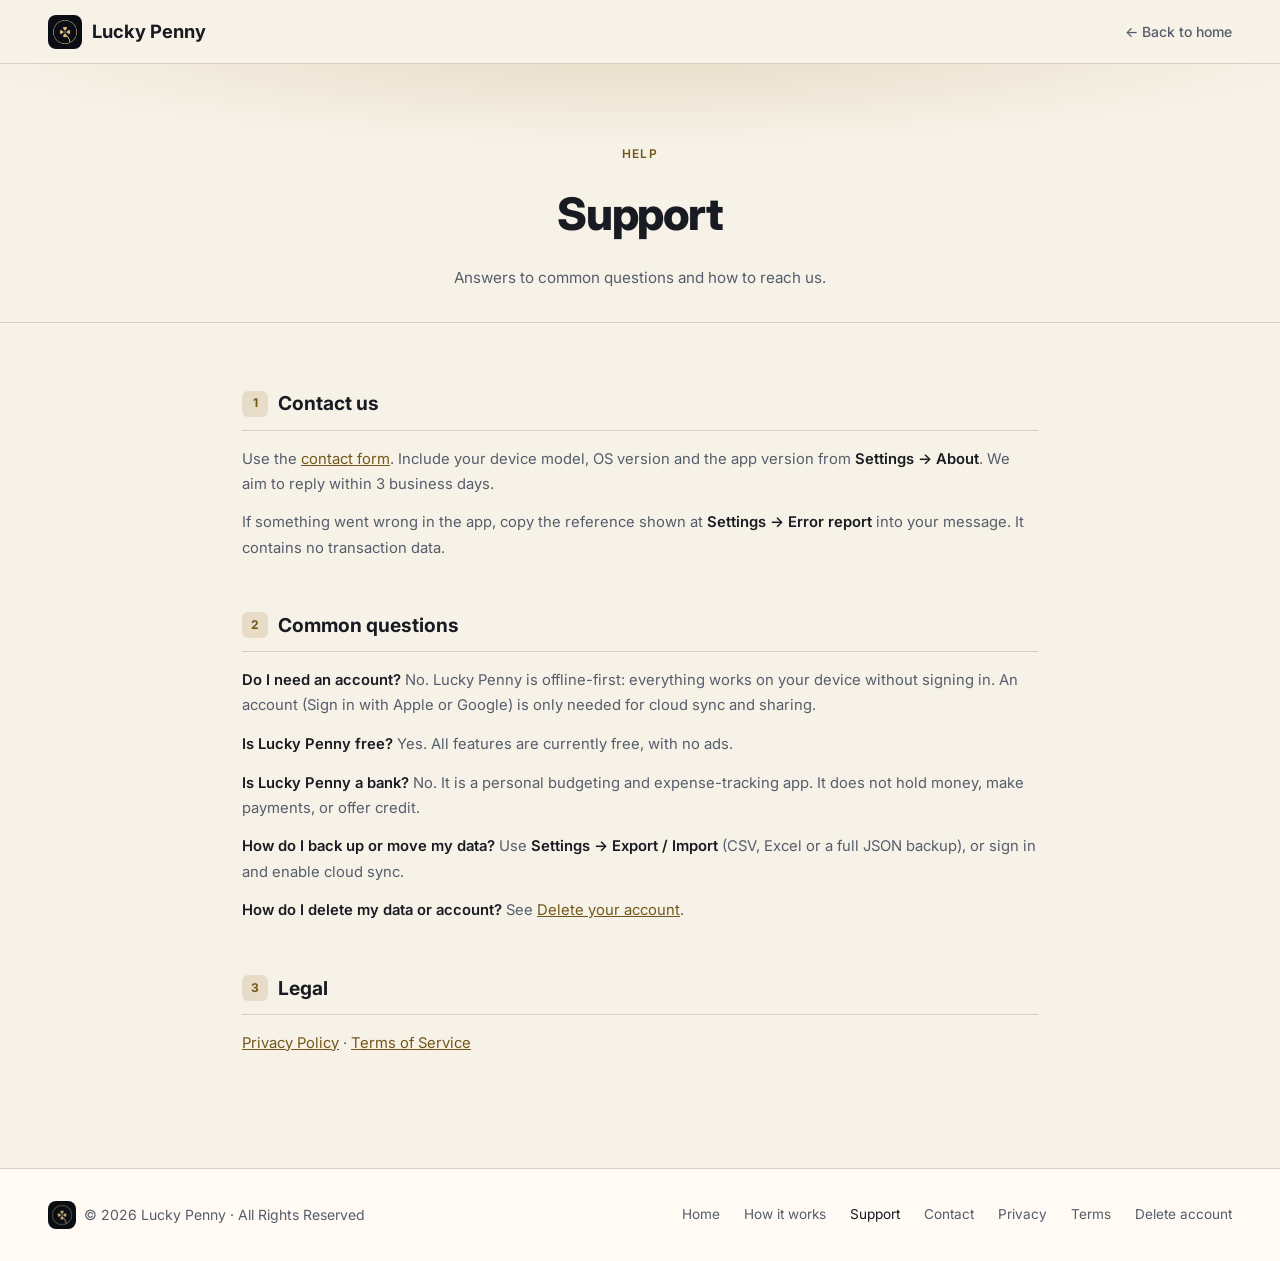
<file: support.html>
<!DOCTYPE html>
<html lang="en">
<head>
  <meta charset="UTF-8" />
  <meta name="viewport" content="width=device-width, initial-scale=1.0" />
  <title>Support - Lucky Penny</title>
  <meta name="description" content="Get help with the Lucky Penny personal finance app." />
  <link rel="icon" type="image/png" href="assets/img/lucky-penny-icon.png" />
  <link rel="apple-touch-icon" href="assets/img/lucky-penny-icon.png" />
  <link rel="preconnect" href="https://fonts.googleapis.com" />
  <link rel="preconnect" href="https://fonts.gstatic.com" crossorigin />
  <link href="https://fonts.googleapis.com/css2?family=Inter:wght@400;500;600;700;800&display=swap" rel="stylesheet" />
  <link rel="stylesheet" href="assets/css/theme.css" />
  <style>
    *, *::before, *::after { box-sizing: border-box; margin: 0; padding: 0; }

    body {
      font-family: 'Inter', system-ui, sans-serif;
      background: var(--bg);
      color: var(--text);
      line-height: 1.7;
      -webkit-font-smoothing: antialiased;
    }

    nav {
      position: sticky; top: 0; z-index: 100;
      display: flex; align-items: center; justify-content: space-between;
      padding: 0 clamp(1rem, 5vw, 3rem);
      height: 64px;
      background: var(--nav-bg);
      backdrop-filter: blur(12px);
      border-bottom: 1px solid var(--border);
    }
    .nav-logo { display: flex; align-items: center; gap: 10px; text-decoration: none; }
    .logo-gem { width: 34px; height: 34px; border-radius: 8px; object-fit: contain; }
    .nav-logo span { font-weight: 700; font-size: 1.15rem; color: var(--text); }
    .nav-back {
      color: var(--muted); text-decoration: none; font-size: .875rem;
      font-weight: 500; display: flex; align-items: center; gap: .4rem;
    }
    .nav-back:hover { color: var(--text); }

    .page-hero {
      padding: clamp(3rem, 8vw, 5rem) clamp(1rem, 6vw, 3rem) 2rem;
      text-align: center;
      background: var(--hero-glow);
      border-bottom: 1px solid var(--border);
    }
    .page-hero .label {
      font-size: .75rem; font-weight: 600; letter-spacing: .1em; text-transform: uppercase;
      color: var(--accent-text); margin-bottom: .75rem;
    }
    .page-hero h1 {
      font-size: clamp(1.8rem, 4vw, 2.8rem); font-weight: 800;
      letter-spacing: -.03em; margin-bottom: .75rem;
    }
    .page-hero p { color: var(--muted); font-size: .95rem; max-width: 520px; margin: 0 auto; }
    .effective-badge {
      display: inline-block; margin-top: 1.25rem;
      background: var(--surface); border: 1px solid var(--border);
      border-radius: 100px; padding: .35rem 1rem;
      font-size: .8rem; color: var(--muted); font-weight: 500;
    }

    .content-wrap {
      max-width: 860px; margin: 0 auto;
      padding: clamp(2rem, 5vw, 4rem) clamp(1rem, 4vw, 2rem);
    }

    .toc {
      background: var(--surface); border: 1px solid var(--border);
      border-radius: var(--radius); padding: 1.5rem 1.75rem;
      margin-bottom: 3rem;
    }
    .toc h2 {
      font-size: .78rem; font-weight: 600; letter-spacing: .09em;
      text-transform: uppercase; color: var(--muted); margin-bottom: 1rem;
    }
    .toc ol { padding-left: 1.25rem; display: flex; flex-direction: column; gap: .4rem; }
    .toc li { font-size: .875rem; }
    .toc a { color: var(--accent-text); text-decoration: none; }
    .toc a:hover { text-decoration: underline; }

    .policy-section { margin-bottom: 3rem; scroll-margin-top: 80px; }
    .policy-section h2 {
      font-size: 1.2rem; font-weight: 700; margin-bottom: 1rem;
      padding-bottom: .6rem; border-bottom: 1px solid var(--border);
      display: flex; align-items: center; gap: .6rem;
    }
    .sec-num {
      display: inline-flex; align-items: center; justify-content: center;
      width: 26px; height: 26px; background: rgb(var(--accent-primary-rgb) / .18);
      color: var(--accent-text); border-radius: 6px;
      font-size: .75rem; font-weight: 700; flex-shrink: 0;
    }
    .policy-section p { color: var(--muted); font-size: .925rem; margin-bottom: .85rem; }
    .policy-section p:last-child { margin-bottom: 0; }
    .policy-section ul, .policy-section ol {
      color: var(--muted); font-size: .925rem;
      padding-left: 1.5rem; margin-bottom: .85rem;
      display: flex; flex-direction: column; gap: .45rem;
    }
    .policy-section strong { color: var(--text); font-weight: 600; }

    .callout {
      border-radius: 10px; padding: 1rem 1.25rem;
      margin: 1.25rem 0; font-size: .9rem;
      background: var(--callout-info-bg); border: 1px solid var(--callout-info-border);
      color: var(--callout-info-text);
    }
    .callout strong { color: inherit; font-weight: 700; }

    .data-table {
      width: 100%; border-collapse: collapse;
      margin: 1rem 0 .85rem; font-size: .875rem;
    }
    .data-table th {
      font-size: .75rem; font-weight: 600; letter-spacing: .06em; text-transform: uppercase;
      color: var(--muted); padding: .6rem .75rem; text-align: left;
      border-bottom: 1px solid var(--border); background: var(--surface);
    }
    .data-table td {
      padding: .6rem .75rem; border-bottom: 1px solid var(--border); color: var(--muted);
    }
    .data-table tr:last-child td { border-bottom: none; }

    footer {
      background: var(--surface); border-top: 1px solid var(--border);
      padding: 2rem clamp(1rem, 6vw, 3rem);
      display: flex; align-items: center; justify-content: space-between;
      flex-wrap: wrap; gap: 1rem;
    }
    .footer-logo { display: flex; align-items: center; gap: 8px; text-decoration: none; }
    .footer-logo span { color: var(--muted); font-size: .875rem; }
    .footer-links { display: flex; flex-wrap: wrap; gap: .6rem 1.5rem; }
    .footer-links a { color: var(--muted); font-size: .85rem; text-decoration: none; }
    .footer-links a:hover, .footer-links a[aria-current="page"] { color: var(--text); }
  </style>
<!-- Cookieless visit and click counts; see privacy.html section 12. -->
<script defer src="https://cloud.umami.is/script.js" data-website-id="5c60fb75-4c11-4f28-b2e4-7a822c459c5e"></script>
</head>
<body>
<nav>
  <a class="nav-logo" href="index.html">
    <img class="logo-gem" src="assets/img/lucky-penny-icon.png" alt="Lucky Penny logo" />
    <span>Lucky Penny</span>
  </a>
  <a class="nav-back" href="index.html">← Back to home</a>
</nav>
<div class="page-hero">
  <p class="label">Help</p>
  <h1>Support</h1>
  <p>Answers to common questions and how to reach us.</p>
</div>
<div class="content-wrap">
  <div class="policy-section" id="contact">
    <h2><span class="sec-num">1</span> Contact us</h2>
    <p>Use the <a href="contact.html" style="color:var(--accent-text)">contact form</a>. Include your device model, OS version and the app version from <strong>Settings -&gt; About</strong>. We aim to reply within 3 business days.</p>
    <p>If something went wrong in the app, copy the reference shown at <strong>Settings -&gt; Error report</strong> into your message. It contains no transaction data.</p>
  </div>
  <div class="policy-section" id="faq">
    <h2><span class="sec-num">2</span> Common questions</h2>
    <p><strong>Do I need an account?</strong> No. Lucky Penny is offline-first: everything works on your device without signing in. An account (Sign in with Apple or Google) is only needed for cloud sync and sharing.</p>
    <p><strong>Is Lucky Penny free?</strong> Yes. All features are currently free, with no ads.</p>
    <p><strong>Is Lucky Penny a bank?</strong> No. It is a personal budgeting and expense-tracking app. It does not hold money, make payments, or offer credit.</p>
    <p><strong>How do I back up or move my data?</strong> Use <strong>Settings -&gt; Export / Import</strong> (CSV, Excel or a full JSON backup), or sign in and enable cloud sync.</p>
    <p><strong>How do I delete my data or account?</strong> See <a href="delete-account.html" style="color:var(--accent-text)">Delete your account</a>.</p>
  </div>
  <div class="policy-section" id="legal">
    <h2><span class="sec-num">3</span> Legal</h2>
    <p><a href="privacy.html" style="color:var(--accent-text)">Privacy Policy</a> &middot; <a href="terms.html" style="color:var(--accent-text)">Terms of Service</a></p>
  </div>
</div>
<footer>
  <div class="footer-logo">
    <img class="logo-gem" src="assets/img/lucky-penny-icon.png" alt="Lucky Penny logo" style="width:28px;height:28px;" />
    <span>&copy; 2026 Lucky Penny &middot; All Rights Reserved</span>
  </div>
  <div class="footer-links">
    <a href="index.html">Home</a>
    <a href="how-it-works.html">How it works</a>
    <a href="support.html" aria-current="page">Support</a>
    <a href="contact.html">Contact</a>
    <a href="privacy.html">Privacy</a>
    <a href="terms.html">Terms</a>
    <a href="delete-account.html">Delete account</a>
  </div>
</footer>
</body>
</html>
</file>
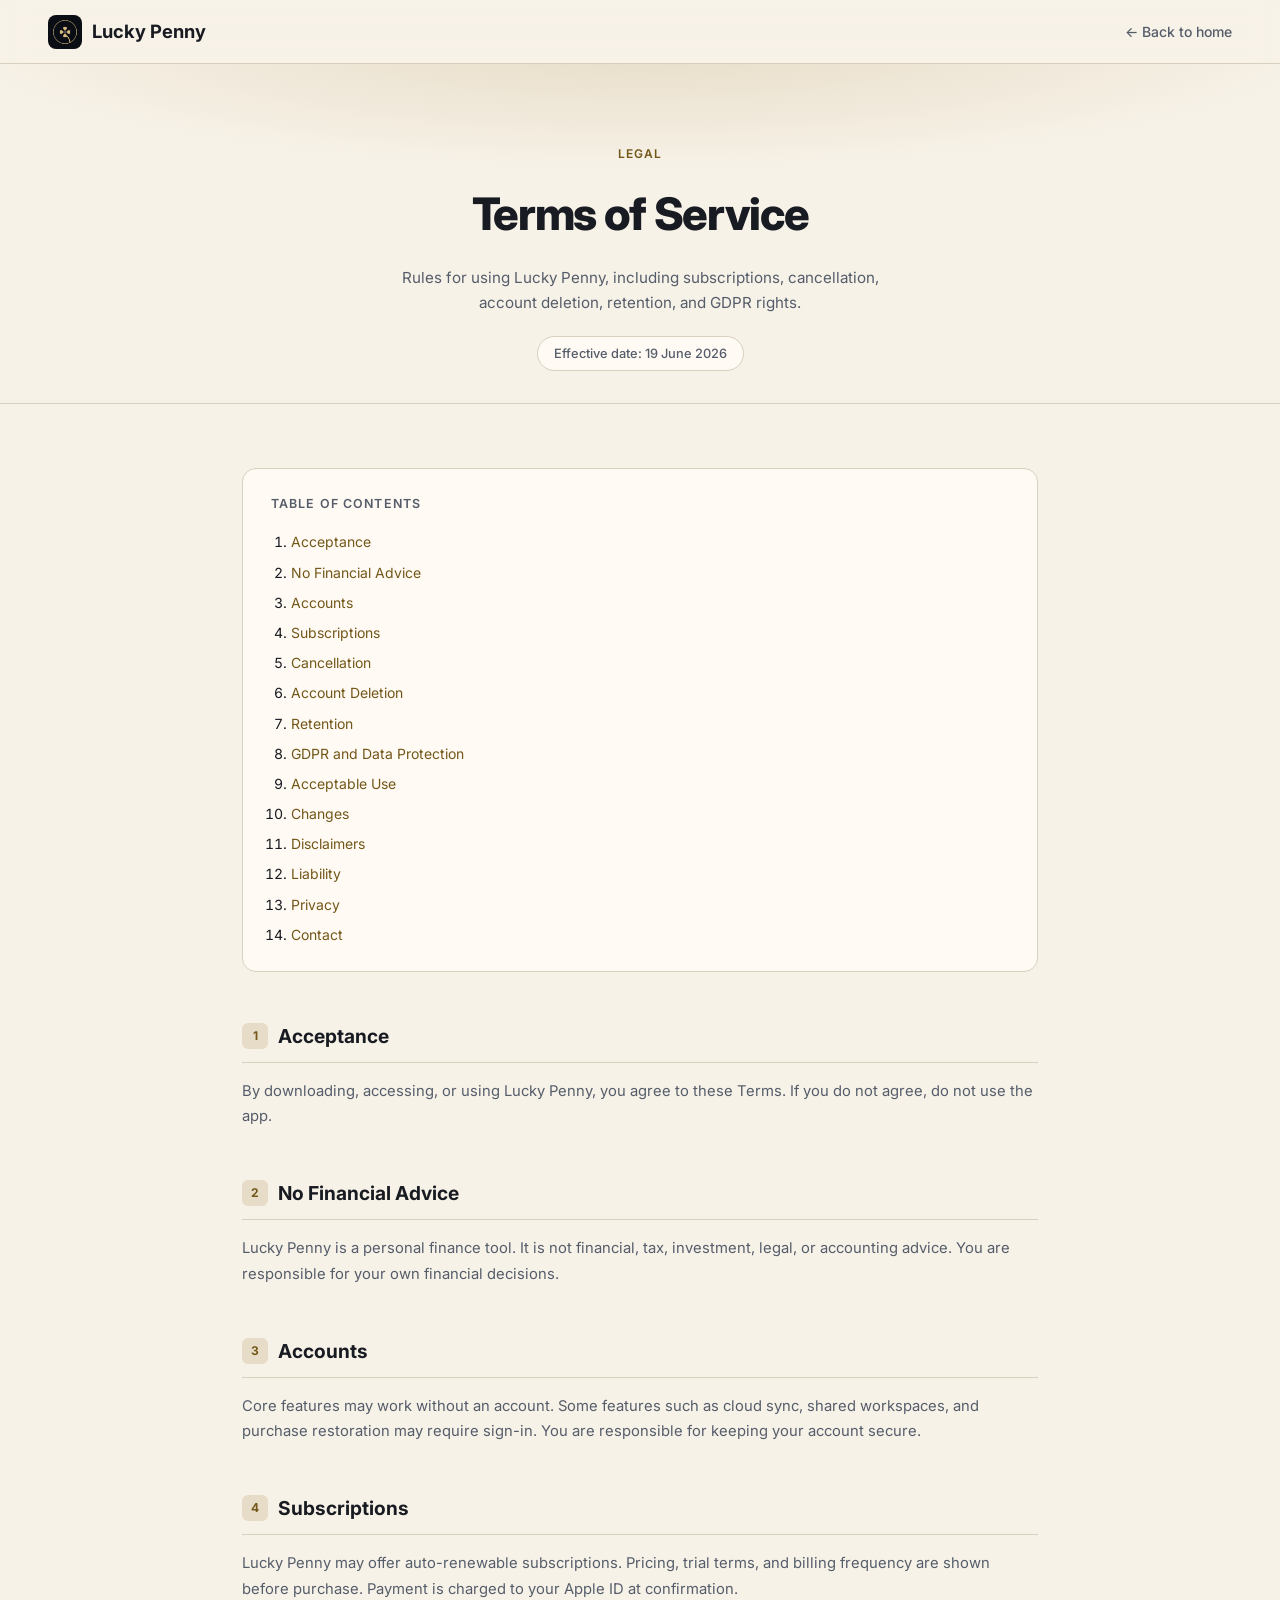
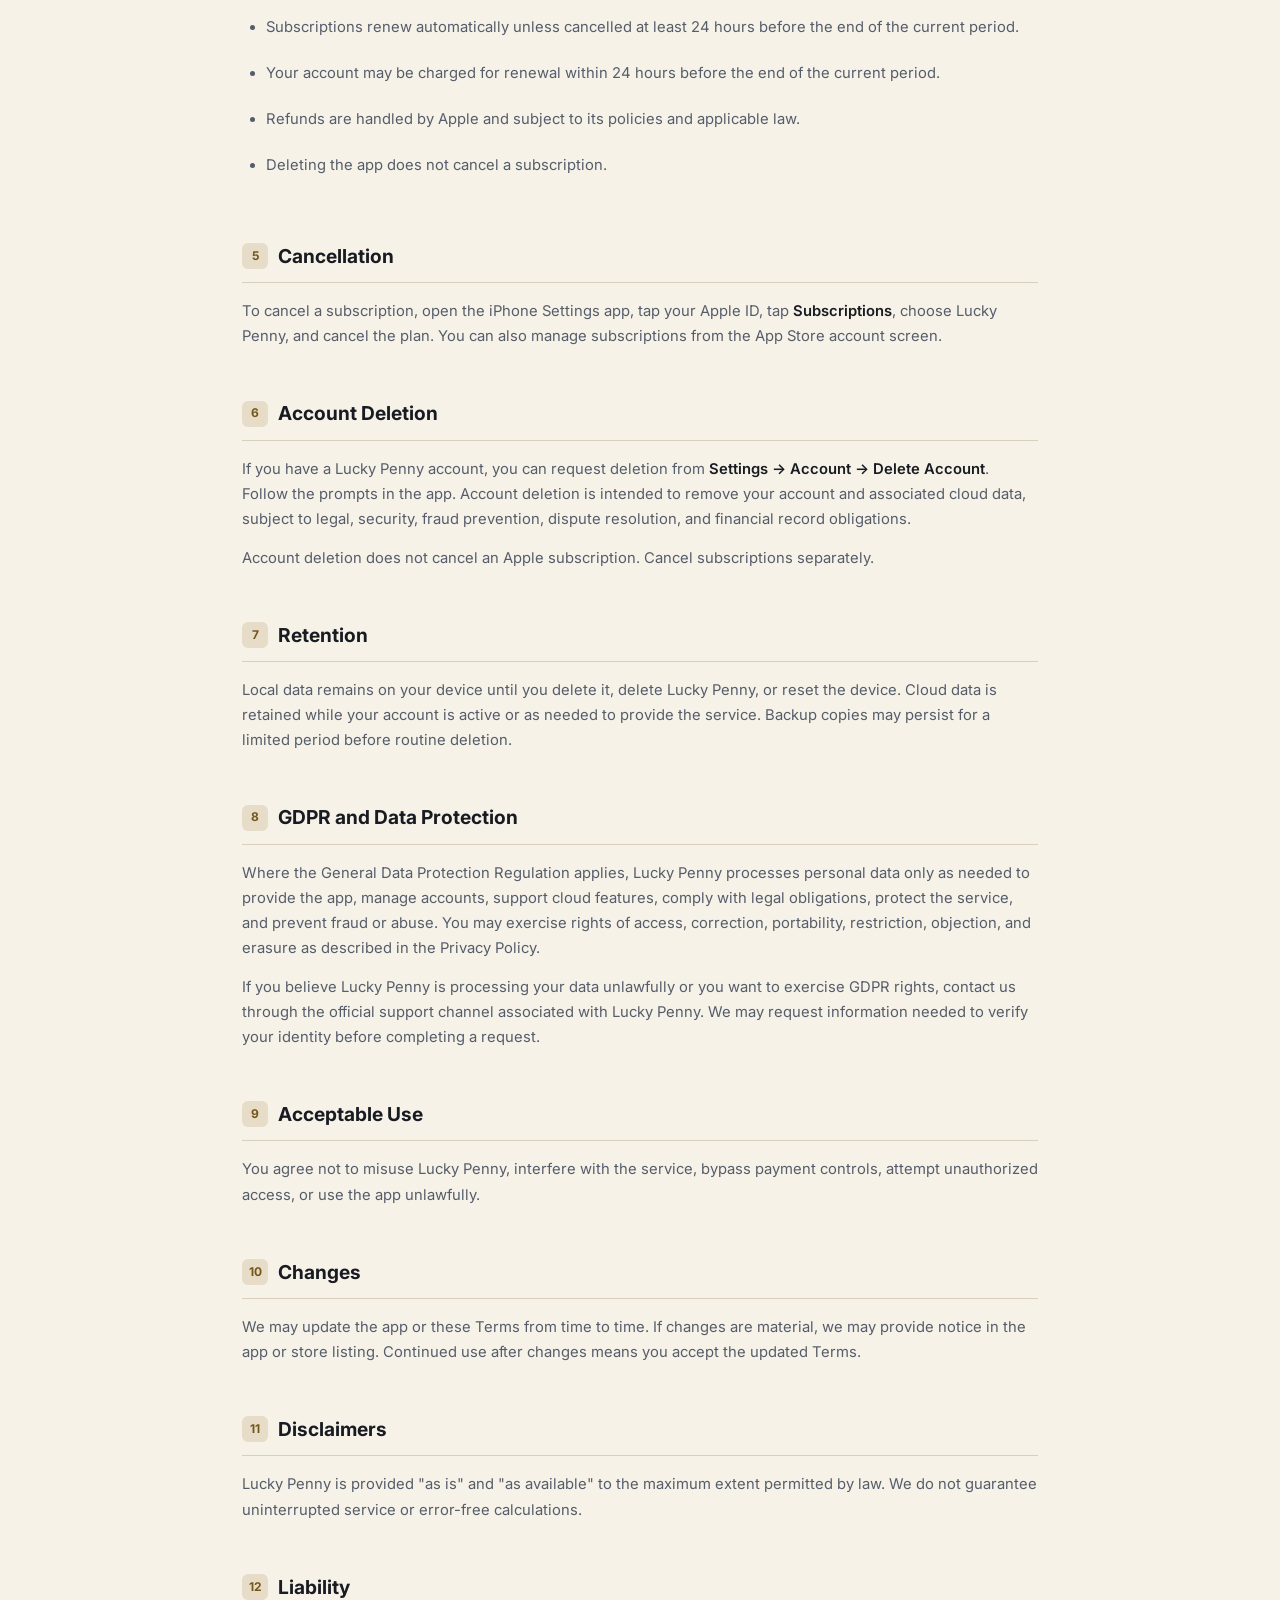
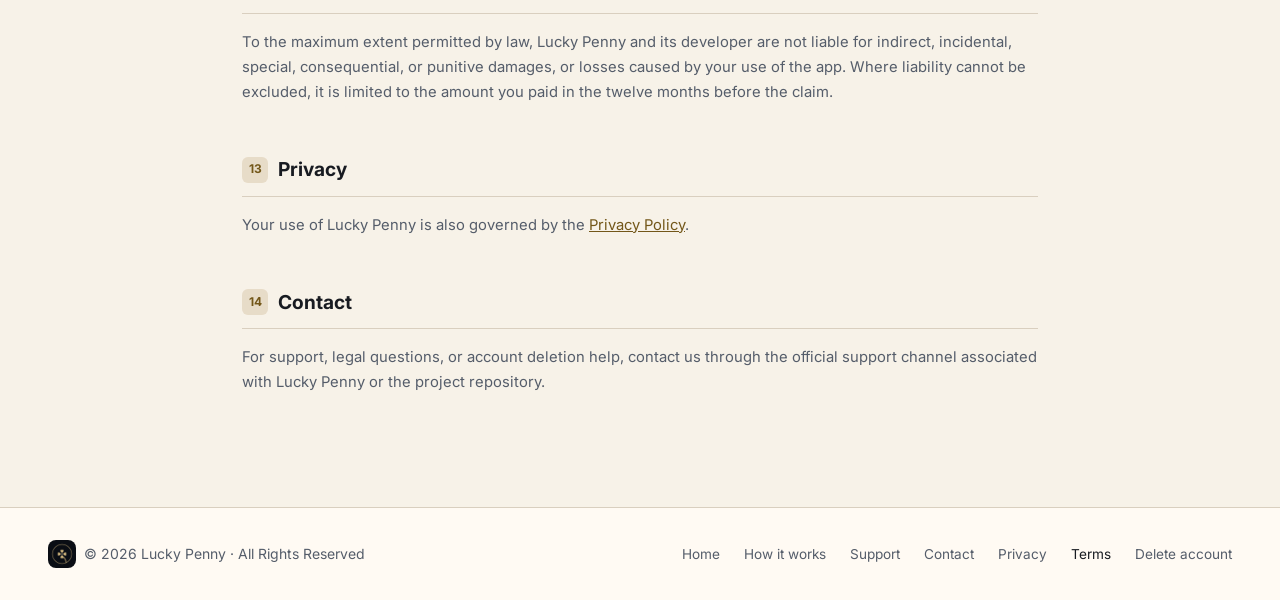
<file: terms.html>
<!DOCTYPE html>
<html lang="en">
<head>
  <meta charset="UTF-8" />
  <meta name="viewport" content="width=device-width, initial-scale=1.0" />
  <title>Terms of Service - Lucky Penny</title>
  <meta name="description" content="Terms of Service for Lucky Penny personal finance application." />
  <meta property="og:image" content="assets/img/lucky-penny-icon.png" />
  <link rel="icon" type="image/png" href="assets/img/lucky-penny-icon.png" />
  <link rel="apple-touch-icon" href="assets/img/lucky-penny-icon.png" />
  <link rel="preconnect" href="https://fonts.googleapis.com" />
  <link rel="preconnect" href="https://fonts.gstatic.com" crossorigin />
  <link href="https://fonts.googleapis.com/css2?family=Inter:wght@400;500;600;700;800&display=swap" rel="stylesheet" />
  <link rel="stylesheet" href="assets/css/theme.css" />
  <style>
    *, *::before, *::after { box-sizing: border-box; margin: 0; padding: 0; }
    body {
      font-family: 'Inter', system-ui, sans-serif;
      background: var(--bg);
      color: var(--text);
      line-height: 1.7;
      -webkit-font-smoothing: antialiased;
    }
    nav {
      position: sticky; top: 0; z-index: 100;
      display: flex; align-items: center; justify-content: space-between;
      padding: 0 clamp(1rem, 5vw, 3rem);
      height: 64px;
      background: var(--nav-bg);
      backdrop-filter: blur(12px);
      border-bottom: 1px solid var(--border);
    }
    .nav-logo { display: flex; align-items: center; gap: 10px; text-decoration: none; }
    .logo-gem { width: 34px; height: 34px; border-radius: 8px; object-fit: contain; }
    .nav-logo span { font-weight: 700; font-size: 1.15rem; color: var(--text); }
    .nav-back {
      color: var(--muted); text-decoration: none; font-size: .875rem;
      font-weight: 500; display: flex; align-items: center; gap: .4rem;
    }
    .nav-back:hover { color: var(--text); }
    .page-hero {
      padding: clamp(3rem, 8vw, 5rem) clamp(1rem, 6vw, 3rem) 2rem;
      text-align: center;
      background: var(--hero-glow);
      border-bottom: 1px solid var(--border);
    }
    .page-hero .label {
      font-size: .75rem; font-weight: 600; letter-spacing: .1em; text-transform: uppercase;
      color: var(--accent-text); margin-bottom: .75rem;
    }
    .page-hero h1 {
      font-size: clamp(1.8rem, 4vw, 2.8rem); font-weight: 800;
      letter-spacing: -.03em; margin-bottom: .75rem;
    }
    .page-hero p { color: var(--muted); font-size: .95rem; max-width: 520px; margin: 0 auto; }
    .effective-badge {
      display: inline-block; margin-top: 1.25rem;
      background: var(--surface); border: 1px solid var(--border);
      border-radius: 100px; padding: .35rem 1rem;
      font-size: .8rem; color: var(--muted); font-weight: 500;
    }
    .content-wrap {
      max-width: 860px; margin: 0 auto;
      padding: clamp(2rem, 5vw, 4rem) clamp(1rem, 4vw, 2rem);
    }
    .toc {
      background: var(--surface); border: 1px solid var(--border);
      border-radius: var(--radius); padding: 1.5rem 1.75rem;
      margin-bottom: 3rem;
    }
    .toc h2 {
      font-size: .78rem; font-weight: 600; letter-spacing: .09em;
      text-transform: uppercase; color: var(--muted); margin-bottom: 1rem;
    }
    .toc ol { padding-left: 1.25rem; display: flex; flex-direction: column; gap: .4rem; }
    .toc li { font-size: .875rem; }
    .toc a { color: var(--accent-text); text-decoration: none; }
    .toc a:hover { text-decoration: underline; }
    .policy-section { margin-bottom: 3rem; scroll-margin-top: 80px; }
    .policy-section h2 {
      font-size: 1.2rem; font-weight: 700; margin-bottom: 1rem;
      padding-bottom: .6rem; border-bottom: 1px solid var(--border);
      display: flex; align-items: center; gap: .6rem;
    }
    .sec-num {
      display: inline-flex; align-items: center; justify-content: center;
      width: 26px; height: 26px; background: rgb(var(--accent-primary-rgb) / .18);
      color: var(--accent-text); border-radius: 6px;
      font-size: .75rem; font-weight: 700; flex-shrink: 0;
    }
    .policy-section p, .policy-section li {
      color: var(--muted); font-size: .925rem; margin-bottom: .85rem;
    }
    .policy-section ul {
      padding-left: 1.5rem; margin-bottom: .85rem;
      display: flex; flex-direction: column; gap: .45rem;
    }
    .policy-section strong { color: var(--text); font-weight: 600; }
    footer {
      background: var(--surface); border-top: 1px solid var(--border);
      padding: 2rem clamp(1rem, 6vw, 3rem);
      display: flex; align-items: center; justify-content: space-between;
      flex-wrap: wrap; gap: 1rem;
    }
    .footer-logo { display: flex; align-items: center; gap: 8px; text-decoration: none; }
    .footer-logo span { color: var(--muted); font-size: .875rem; }
    .footer-links { display: flex; flex-wrap: wrap; gap: .6rem 1.5rem; }
    .footer-links a { color: var(--muted); font-size: .85rem; text-decoration: none; }
    .footer-links a:hover, .footer-links a[aria-current="page"] { color: var(--text); }
  </style>
<!-- Cookieless visit and click counts; see privacy.html section 12. -->
<script defer src="https://cloud.umami.is/script.js" data-website-id="5c60fb75-4c11-4f28-b2e4-7a822c459c5e"></script>
</head>
<body>
<nav>
  <a class="nav-logo" href="index.html">
    <img class="logo-gem" src="assets/img/lucky-penny-icon.png" alt="Lucky Penny logo" />
    <span>Lucky Penny</span>
  </a>
  <a class="nav-back" href="index.html">← Back to home</a>
</nav>

<div class="page-hero">
  <p class="label">Legal</p>
  <h1>Terms of Service</h1>
  <p>Rules for using Lucky Penny, including subscriptions, cancellation, account deletion, retention, and GDPR rights.</p>
  <span class="effective-badge">Effective date: 19 June 2026</span>
</div>

<div class="content-wrap">
  <div class="toc">
    <h2>Table of Contents</h2>
    <ol>
      <li><a href="#s1">Acceptance</a></li>
      <li><a href="#s2">No Financial Advice</a></li>
      <li><a href="#s3">Accounts</a></li>
      <li><a href="#s4">Subscriptions</a></li>
      <li><a href="#s5">Cancellation</a></li>
      <li><a href="#s6">Account Deletion</a></li>
      <li><a href="#s7">Retention</a></li>
      <li><a href="#s8">GDPR and Data Protection</a></li>
      <li><a href="#s9">Acceptable Use</a></li>
      <li><a href="#s10">Changes</a></li>
      <li><a href="#s11">Disclaimers</a></li>
      <li><a href="#s12">Liability</a></li>
      <li><a href="#s13">Privacy</a></li>
      <li><a href="#s14">Contact</a></li>
    </ol>
  </div>

  <div class="policy-section" id="s1">
    <h2><span class="sec-num">1</span> Acceptance</h2>
    <p>By downloading, accessing, or using Lucky Penny, you agree to these Terms. If you do not agree, do not use the app.</p>
  </div>

  <div class="policy-section" id="s2">
    <h2><span class="sec-num">2</span>No Financial Advice</h2>
    <p>Lucky Penny is a personal finance tool. It is not financial, tax, investment, legal, or accounting advice. You are responsible for your own financial decisions.</p>
  </div>

  <div class="policy-section" id="s3">
    <h2><span class="sec-num">3</span> Accounts</h2>
    <p>Core features may work without an account. Some features such as cloud sync, shared workspaces, and purchase restoration may require sign-in. You are responsible for keeping your account secure.</p>
  </div>

  <div class="policy-section" id="s4">
    <h2><span class="sec-num">4</span> Subscriptions</h2>
    <p>Lucky Penny may offer auto-renewable subscriptions. Pricing, trial terms, and billing frequency are shown before purchase. Payment is charged to your Apple ID at confirmation.</p>
    <ul>
      <li>Subscriptions renew automatically unless cancelled at least 24 hours before the end of the current period.</li>
      <li>Your account may be charged for renewal within 24 hours before the end of the current period.</li>
      <li>Refunds are handled by Apple and subject to its policies and applicable law.</li>
      <li>Deleting the app does not cancel a subscription.</li>
    </ul>
  </div>

  <div class="policy-section" id="s5">
    <h2><span class="sec-num">5</span> Cancellation</h2>
    <p>To cancel a subscription, open the iPhone Settings app, tap your Apple ID, tap <strong>Subscriptions</strong>, choose Lucky Penny, and cancel the plan. You can also manage subscriptions from the App Store account screen.</p>
  </div>

  <div class="policy-section" id="s6">
    <h2><span class="sec-num">6</span> Account Deletion</h2>
    <p>If you have a Lucky Penny account, you can request deletion from <strong>Settings -&gt; Account -&gt; Delete Account</strong>. Follow the prompts in the app. Account deletion is intended to remove your account and associated cloud data, subject to legal, security, fraud prevention, dispute resolution, and financial record obligations.</p>
    <p>Account deletion does not cancel an Apple subscription. Cancel subscriptions separately.</p>
  </div>

  <div class="policy-section" id="s7">
    <h2><span class="sec-num">7</span> Retention</h2>
    <p>Local data remains on your device until you delete it, delete Lucky Penny, or reset the device. Cloud data is retained while your account is active or as needed to provide the service. Backup copies may persist for a limited period before routine deletion.</p>
  </div>

  <div class="policy-section" id="s8">
    <h2><span class="sec-num">8</span> GDPR and Data Protection</h2>
    <p>Where the General Data Protection Regulation applies, Lucky Penny processes personal data only as needed to provide the app, manage accounts, support cloud features, comply with legal obligations, protect the service, and prevent fraud or abuse. You may exercise rights of access, correction, portability, restriction, objection, and erasure as described in the Privacy Policy.</p>
    <p>If you believe Lucky Penny is processing your data unlawfully or you want to exercise GDPR rights, contact us through the official support channel associated with Lucky Penny. We may request information needed to verify your identity before completing a request.</p>
  </div>

  <div class="policy-section" id="s9">
    <h2><span class="sec-num">9</span> Acceptable Use</h2>
    <p>You agree not to misuse Lucky Penny, interfere with the service, bypass payment controls, attempt unauthorized access, or use the app unlawfully.</p>
  </div>

  <div class="policy-section" id="s10">
    <h2><span class="sec-num">10</span> Changes</h2>
    <p>We may update the app or these Terms from time to time. If changes are material, we may provide notice in the app or store listing. Continued use after changes means you accept the updated Terms.</p>
  </div>

  <div class="policy-section" id="s11">
    <h2><span class="sec-num">11</span> Disclaimers</h2>
    <p>Lucky Penny is provided "as is" and "as available" to the maximum extent permitted by law. We do not guarantee uninterrupted service or error-free calculations.</p>
  </div>

  <div class="policy-section" id="s12">
    <h2><span class="sec-num">12</span> Liability</h2>
    <p>To the maximum extent permitted by law, Lucky Penny and its developer are not liable for indirect, incidental, special, consequential, or punitive damages, or losses caused by your use of the app. Where liability cannot be excluded, it is limited to the amount you paid in the twelve months before the claim.</p>
  </div>

  <div class="policy-section" id="s13">
    <h2><span class="sec-num">13</span> Privacy</h2>
    <p>Your use of Lucky Penny is also governed by the <a href="privacy.html" style="color:var(--accent-text);">Privacy Policy</a>.</p>
  </div>

  <div class="policy-section" id="s14">
    <h2><span class="sec-num">14</span> Contact</h2>
    <p>For support, legal questions, or account deletion help, contact us through the official support channel associated with Lucky Penny or the project repository.</p>
  </div>
</div>

<footer>
  <div class="footer-logo">
    <img class="logo-gem" src="assets/img/lucky-penny-icon.png" alt="Lucky Penny logo" style="width:28px;height:28px;" />
    <span>&copy; 2026 Lucky Penny &middot; All Rights Reserved</span>
  </div>
  <div class="footer-links">
    <a href="index.html">Home</a>
    <a href="how-it-works.html">How it works</a>
    <a href="support.html">Support</a>
    <a href="contact.html">Contact</a>
    <a href="privacy.html">Privacy</a>
    <a href="terms.html" aria-current="page">Terms</a>
    <a href="delete-account.html">Delete account</a>
  </div>
</footer>
</body>
</html>
</file>
<file: assets/css/theme.css>
:root {
  color-scheme: dark light;

  --bg: #0f1115;
  --surface: #171a20;
  --surface-2: #1e232b;
  --surface-3: #262b35;
  --text: #f3efe7;
  --text-muted: #a6acb8;
  --border: #2a313b;

  --accent-primary: #c8a96b;
  --accent-primary-hover: #d6b980;
  --accent-success: #2e6a57;
  --accent-success-soft: #1e3d35;
  --success-text: #5fb393;
  --accent-text: #c8a96b;
  --accent-danger: #a35c5c;
  --accent-neutral: #7c8798;

  --accent-primary-rgb: 200 169 107;
  --accent-primary-hover-rgb: 214 185 128;
  --accent-success-rgb: 46 106 87;
  --accent-success-soft-rgb: 30 61 53;
  --accent-danger-rgb: 163 92 92;
  --accent-neutral-rgb: 124 135 152;
  --bg-rgb: 15 17 21;
  --surface-rgb: 23 26 32;
  --surface-2-rgb: 30 35 43;
  --surface-3-rgb: 38 43 53;
  --text-rgb: 243 239 231;
  --text-muted-rgb: 166 172 184;
  --border-rgb: 42 49 59;
  --warning-rgb: 245 158 11;

  --violet: var(--accent-primary);
  --violet-d: var(--accent-primary-hover);
  --violet-l: #ead7a1;
  --green: var(--accent-success);
  --red: var(--accent-danger);
  --muted: var(--text-muted);
  --bg2: var(--surface);
  --bg3: var(--surface-2);

  --radius: 14px;

  --nav-bg: rgb(var(--bg-rgb) / .85);
  --hero-glow: radial-gradient(ellipse 80% 60% at 50% -10%, rgb(var(--accent-primary-rgb) / .30) 0%, transparent 70%);
  --banner-bg: linear-gradient(90deg, rgb(var(--warning-rgb) / .15), rgb(var(--accent-danger-rgb) / .12));
  --banner-border: rgb(var(--warning-rgb) / .35);
  --banner-text: #f6c85e;
  --banner-dot: rgb(var(--warning-rgb));
  --banner-shadow: rgb(var(--warning-rgb) / .7);
  --btn-hover-bg: rgb(var(--accent-primary-rgb) / .10);
  --btn-ghost-hover-bg: rgb(var(--accent-primary-rgb) / .08);
  --card-hover-border: var(--accent-primary);
  --feature-icon-bg: linear-gradient(135deg, rgb(var(--accent-primary-rgb) / .25), rgb(var(--accent-success-rgb) / .15));
  --premium-bg: linear-gradient(145deg, rgb(var(--accent-primary-rgb) / .18) 0%, rgb(var(--accent-primary-hover-rgb) / .10) 100%);
  --premium-border: rgb(var(--accent-primary-rgb) / .45);
  --premium-glow: radial-gradient(ellipse 80% 60% at 100% 0%, rgb(var(--accent-primary-hover-rgb) / .18) 0%, transparent 60%);
  --badge-free-bg: rgb(var(--text-muted-rgb) / .15);
  --badge-premium-bg: rgb(var(--accent-primary-rgb) / .25);
  --badge-premium-text: #ead7a1;
  --divider-bg: var(--surface);
  --offline-bg: linear-gradient(135deg, rgb(var(--accent-primary-rgb) / .12) 0%, rgb(var(--accent-primary-hover-rgb) / .06) 100%);
  --surface-veil: rgb(var(--bg-rgb) / .92);
  --surface-elevated: var(--surface-2);
  --table-hover: rgb(var(--accent-primary-rgb) / .05);
  --chip-bg: rgb(var(--accent-primary-rgb) / .18);
  --chip-text: #e3c88f;
  --chip-warn-bg: rgb(var(--warning-rgb) / .15);
  --chip-warn-border: rgb(var(--warning-rgb) / .30);
  --chip-warn-text: #f6c85e;
  --callout-info-bg: rgb(var(--accent-primary-rgb) / .10);
  --callout-info-border: rgb(var(--accent-primary-rgb) / .30);
  --callout-info-text: #e3c88f;
  --callout-warn-bg: rgb(var(--accent-danger-rgb) / .10);
  --callout-warn-border: rgb(var(--accent-danger-rgb) / .30);
  --callout-warn-text: #fca5a5;
  --callout-success-bg: rgb(var(--accent-success-rgb) / .10);
  --callout-success-border: rgb(var(--accent-success-rgb) / .30);
  --callout-success-text: #6ee7b7;
}

@media (prefers-color-scheme: light) {
  :root {
    --bg: #f7f2e8;
    --surface: #fffaf3;
    --surface-2: #f1eadf;
    --surface-3: #e7ddcf;
    --text: #181b21;
    --text-muted: #555d6a;
    --border: #d9cfbf;

    --accent-primary: #9f7a35;
    --accent-primary-hover: #8a6729;
    --accent-success: #2e6a57;
    --accent-success-soft: #e3efea;
    --success-text: #2e6a57;
    --accent-text: #735719;
    --accent-danger: #a35c5c;
    --accent-neutral: #6d7886;

    --accent-primary-rgb: 159 122 53;
    --accent-primary-hover-rgb: 138 103 41;
    --accent-success-rgb: 46 106 87;
    --accent-success-soft-rgb: 227 239 234;
    --accent-danger-rgb: 163 92 92;
    --accent-neutral-rgb: 109 120 134;
    --bg-rgb: 247 242 232;
    --surface-rgb: 255 250 243;
    --surface-2-rgb: 241 234 223;
    --surface-3-rgb: 231 221 207;
    --text-rgb: 24 27 33;
    --text-muted-rgb: 85 93 106;
    --border-rgb: 217 207 191;
    --warning-rgb: 183 119 19;

    --violet-l: #e8d9b8;
    --nav-bg: rgb(var(--bg-rgb) / .88);
    --hero-glow: radial-gradient(ellipse 80% 60% at 50% -10%, rgb(var(--accent-primary-rgb) / .20) 0%, transparent 70%);
    --banner-bg: linear-gradient(90deg, rgb(var(--warning-rgb) / .13), rgb(var(--accent-danger-rgb) / .10));
    --banner-border: rgb(var(--warning-rgb) / .32);
    --banner-text: #7f580b;
    --banner-dot: rgb(var(--warning-rgb));
    --banner-shadow: rgb(var(--warning-rgb) / .7);
    --btn-hover-bg: rgb(var(--accent-primary-rgb) / .10);
    --btn-ghost-hover-bg: rgb(var(--accent-primary-rgb) / .08);
    --feature-icon-bg: linear-gradient(135deg, rgb(var(--accent-primary-rgb) / .18), rgb(var(--accent-success-rgb) / .10));
    --premium-bg: linear-gradient(145deg, rgb(var(--accent-primary-rgb) / .15) 0%, rgb(var(--accent-primary-hover-rgb) / .07) 100%);
    --premium-border: rgb(var(--accent-primary-rgb) / .35);
    --premium-glow: radial-gradient(ellipse 80% 60% at 100% 0%, rgb(var(--accent-primary-hover-rgb) / .10) 0%, transparent 60%);
    --badge-free-bg: rgb(var(--text-muted-rgb) / .12);
    --badge-premium-bg: rgb(var(--accent-primary-rgb) / .18);
    --badge-premium-text: #735719;
    --divider-bg: var(--surface);
    --offline-bg: linear-gradient(135deg, rgb(var(--accent-primary-rgb) / .10) 0%, rgb(var(--accent-primary-hover-rgb) / .05) 100%);
    --surface-veil: rgb(var(--bg-rgb) / .92);
    --table-hover: rgb(var(--accent-primary-rgb) / .05);
    --chip-bg: rgb(var(--accent-primary-rgb) / .14);
    --chip-text: #735719;
    --chip-warn-bg: rgb(var(--warning-rgb) / .12);
    --chip-warn-border: rgb(var(--warning-rgb) / .28);
    --chip-warn-text: #aa770f;
    --callout-info-bg: rgb(var(--accent-primary-rgb) / .10);
    --callout-info-border: rgb(var(--accent-primary-rgb) / .25);
    --callout-info-text: #735719;
    --callout-warn-bg: rgb(var(--accent-danger-rgb) / .10);
    --callout-warn-border: rgb(var(--accent-danger-rgb) / .24);
    --callout-warn-text: #9b4f4f;
    --callout-success-bg: rgb(var(--accent-success-rgb) / .10);
    --callout-success-border: rgb(var(--accent-success-rgb) / .24);
    --callout-success-text: #2d6d58;
  }
}

/* Shared browser surfaces: focus ring, selection, native controls. */
:focus-visible {
  outline: 2px solid var(--accent-primary);
  outline-offset: 3px;
  border-radius: 4px;
}
::selection { background: rgb(var(--accent-primary-rgb) / .35); color: var(--text); }
html { accent-color: var(--accent-primary); }
</file>
